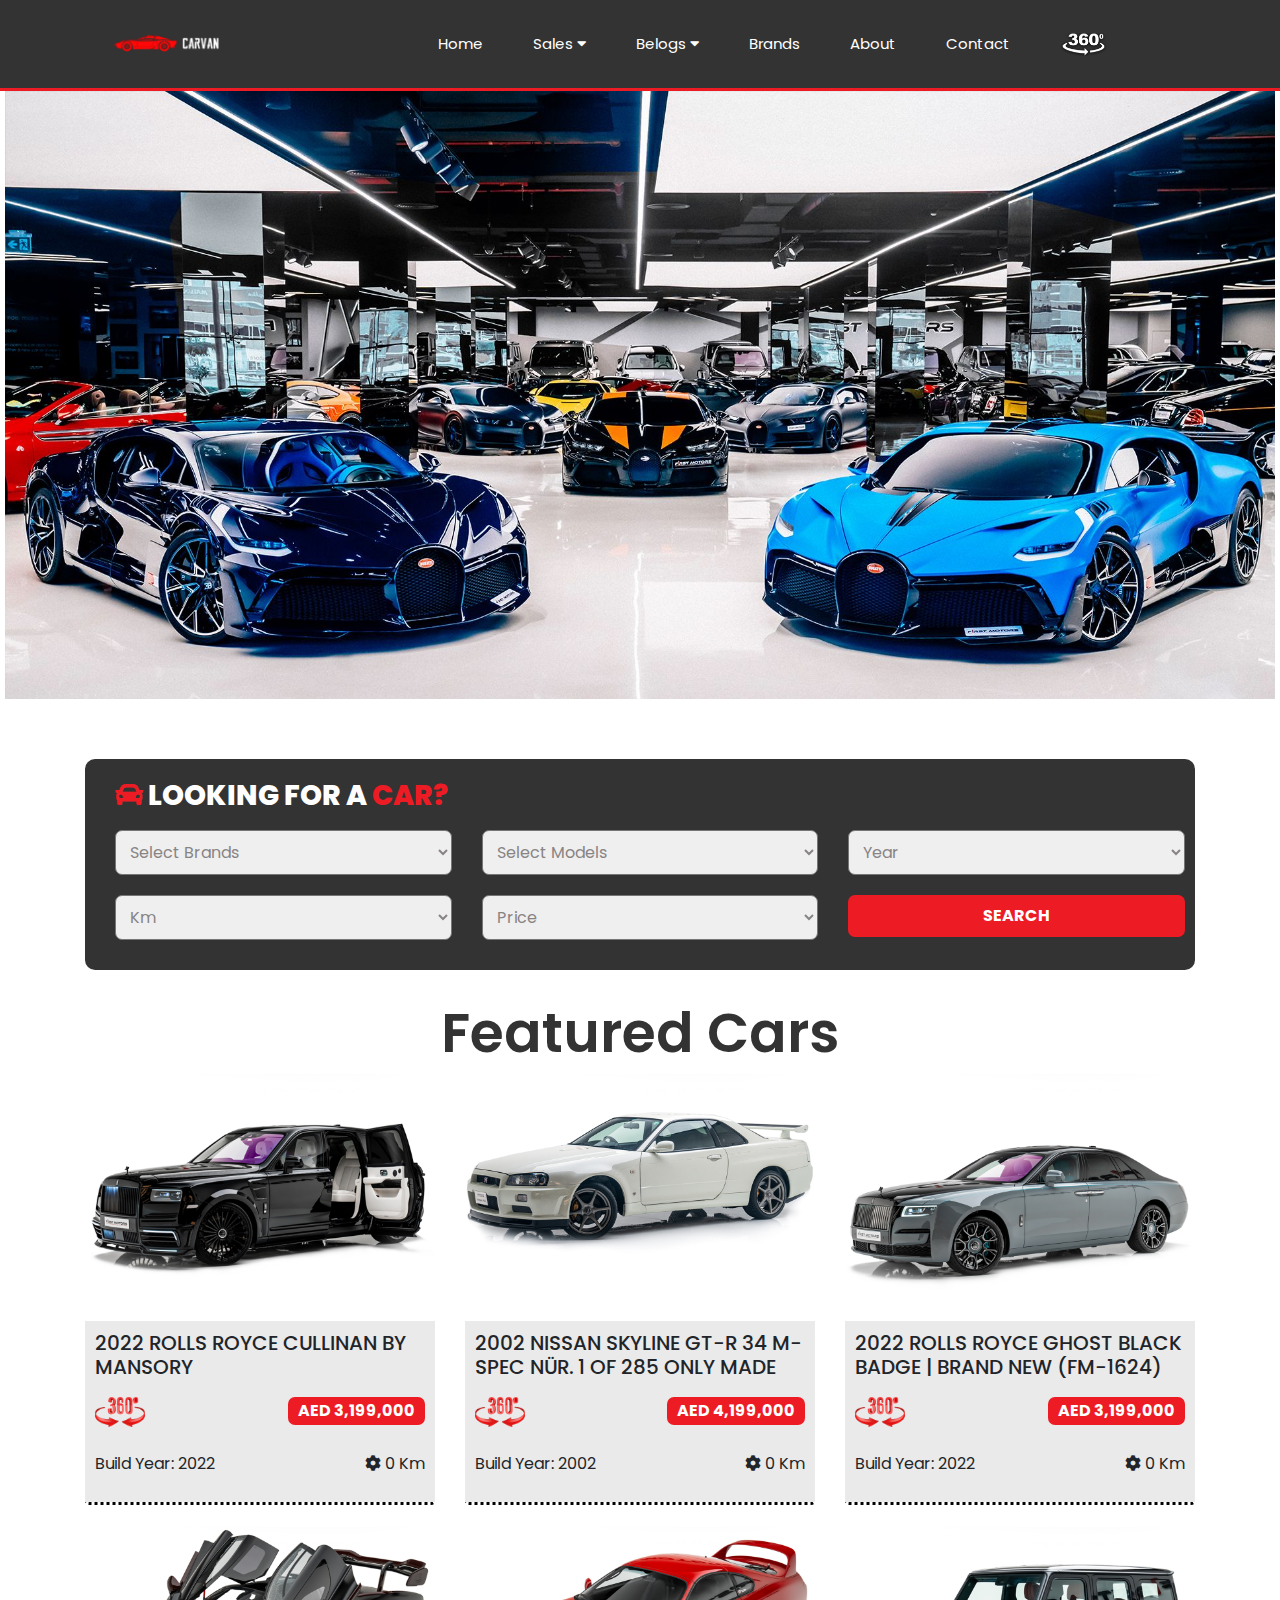
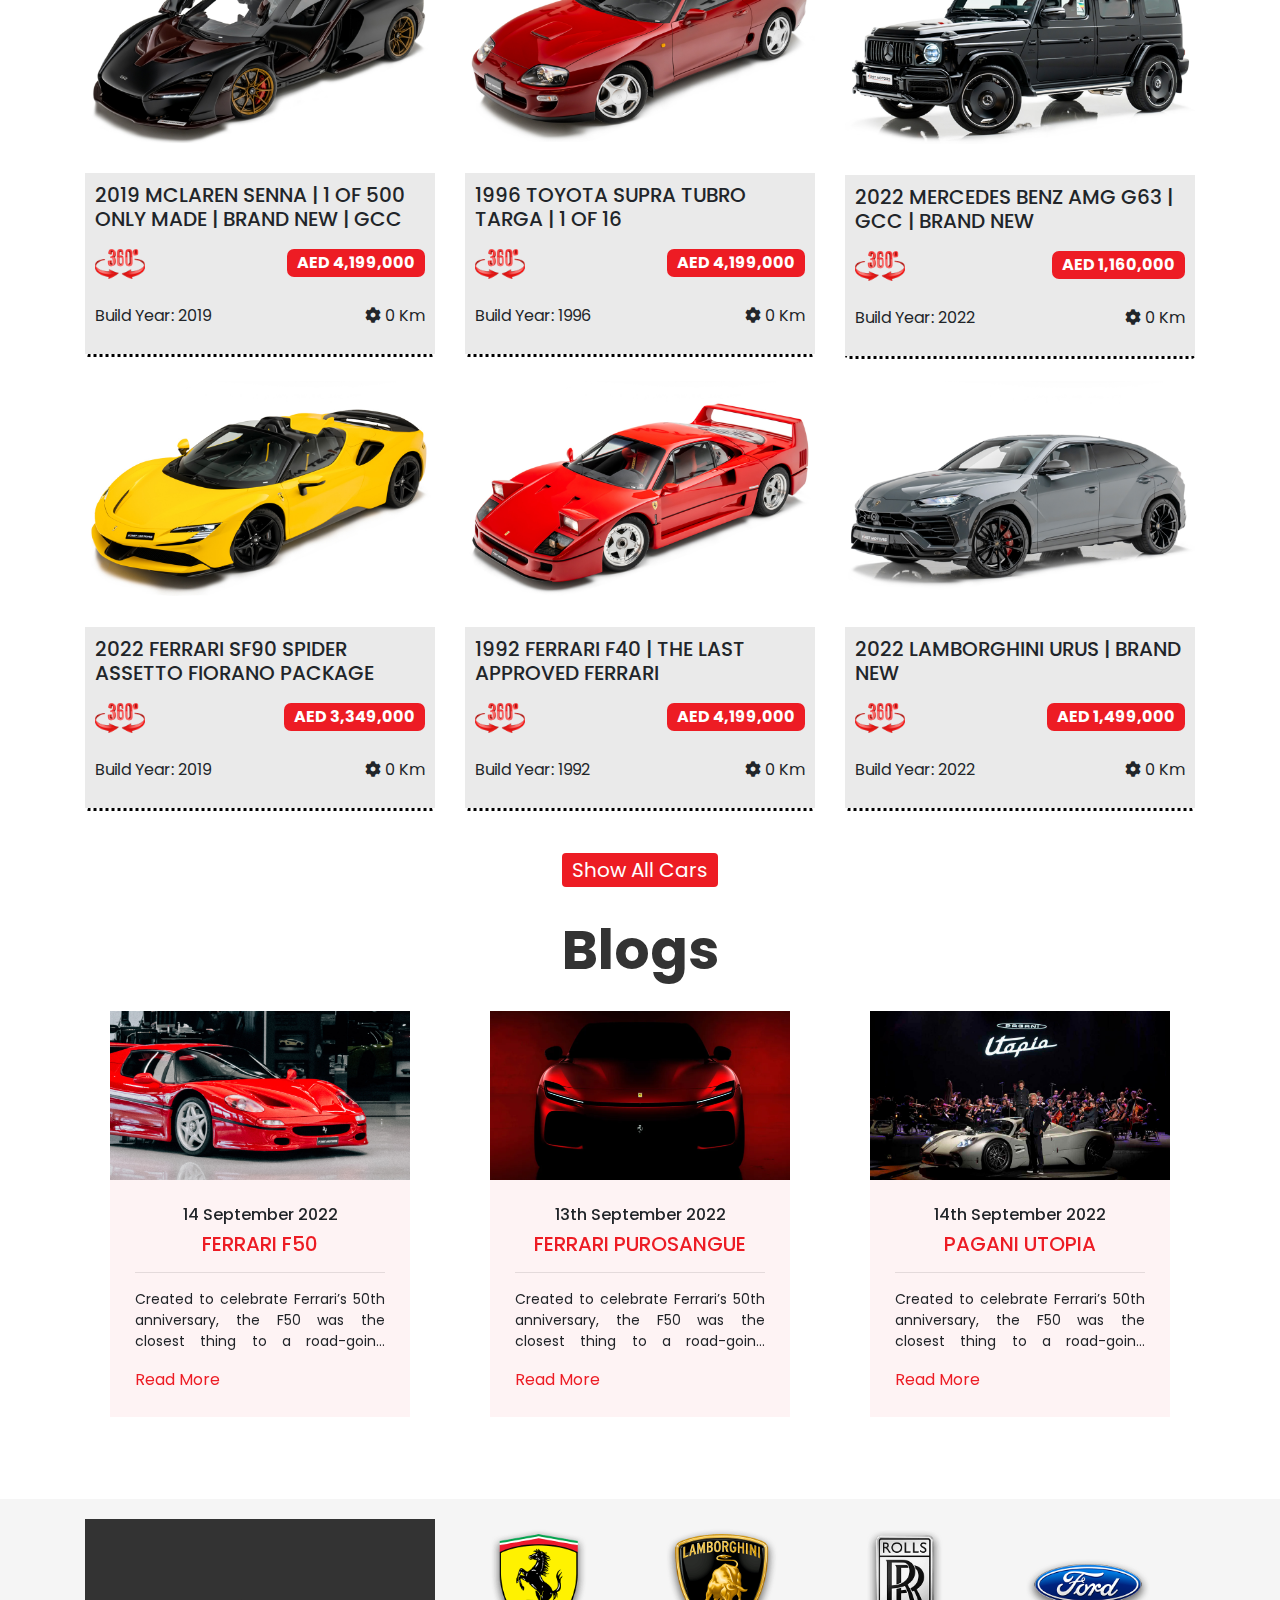
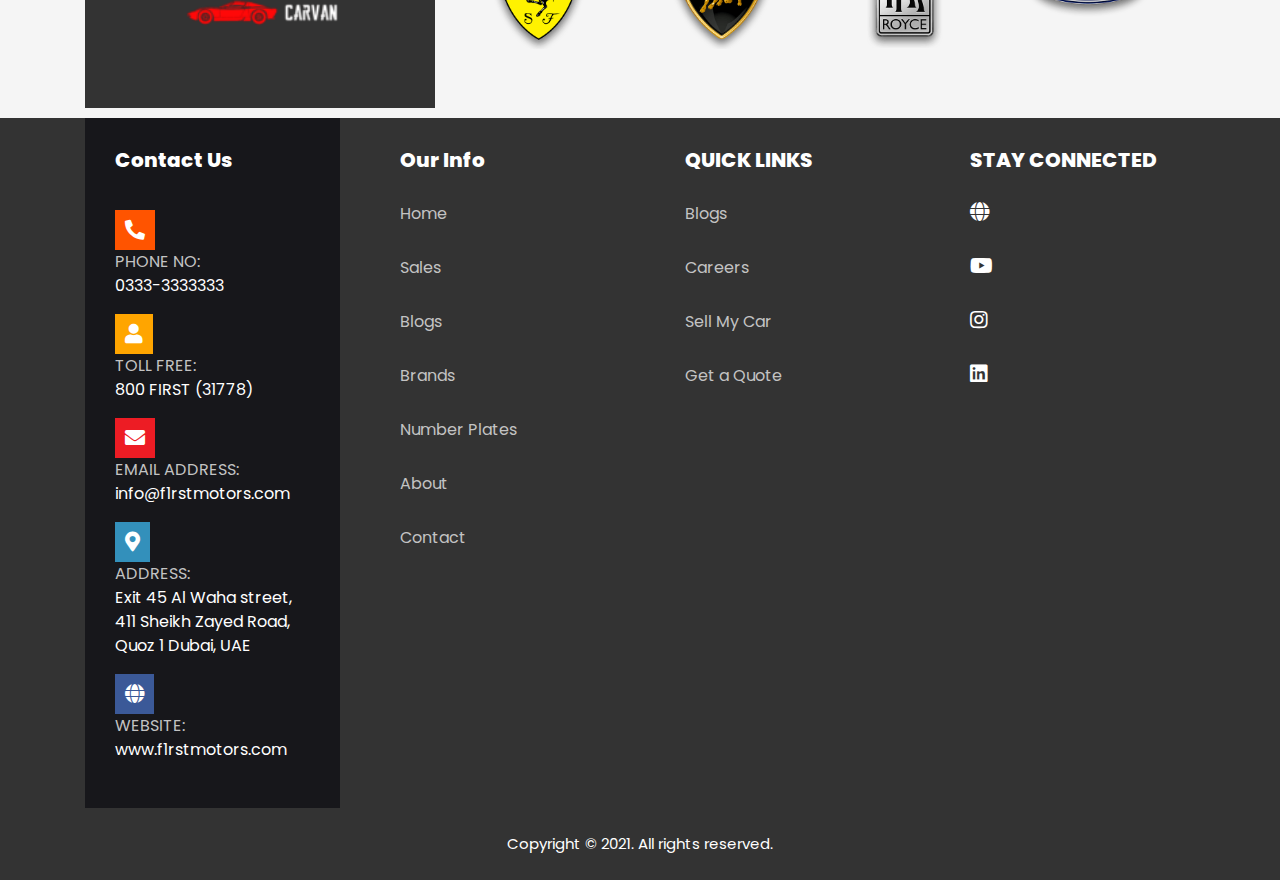
<file: First Motors/First Motors/Index.html>
<!DOCTYPE html>
<html lang="en">
<head>
    <meta charset="UTF-8">
    <meta http-equiv="X-UA-Compatible" content="IE=edge">
    <meta name="viewport" content="width=device-width, initial-scale=1.0">
    <link rel="stylesheet" href="https://cdnjs.cloudflare.com/ajax/libs/font-awesome/5.11.1/css/all.min.css">
    <link rel="preconnect" href="https://fonts.googleapis.com">
    <link rel="preconnect" href="https://fonts.gstatic.com" crossorigin>
    <title>Home | F1rst Motors</title>
    <link
        href="https://fonts.googleapis.com/css2?family=Poppins:ital,wght@0,100;0,200;0,300;0,400;0,500;0,600;0,700;0,800;0,900;1,100;1,200;1,300;1,400;1,500;1,600;1,700;1,800;1,900&display=swap"
        rel="stylesheet">
    <link rel="stylesheet" href="assets/css/slickslider.css">
    <link rel="stylesheet" href="assets/css/StyleSheet.css">
    <link rel="stylesheet" href="assets/css/Bootstrap.css">
    <link rel="stylesheet" href="assets/css/jQuery.js">
</head>
<body>   
    <!-- header start -->
    <header>
        <div class="container">
            <div class="row align-items-center">
                <div class="col-lg-2 col-md-4 col-sm-6 col-6">
                    <div class="logo">
                        <a href="Index.html"><img src="assets/images/carvan-logo.png" alt="header-main"></a>
                    </div>
                </div>
                <div class="col-lg-10 col-md-8 col-sm-6 col-6">
                    <div class="nav-menu">
                        <nav>
                            <ul>
                                <li>
                                    <a href="Index.html">Home</a>
                                </li>
                                <li>
                                    <a href="#">Sales <i class="fas fa-caret-down"></i></a>
                                <ul> 
                                    <li><a href="Current Stock.html">Current Stock</a></li>
                                    <li><a href="Sold Stock.html">Sold Stock</a></li>
                                    <li><a href="Number Plates.html">Number Plates</a></li>
                                    <li><a href="Sell My Car.html">Sell My Car</a></li>
                                </ul>
                                </li>
                                <li>
                                    <a href="">Belogs <i class="fas fa-caret-down"></i></a>
                                    <ul> 
                                        <li><a href="Cars.html">Cars</a></li>
                                        <li><a href="News.html">News</a></li>
                                        <li><a href="F1rst Motors.html">F1rst Motors</a></li>
                                    </ul>
                                </li>
                                <li><a href="Brands.html">Brands</a></li>
                                <li><a href="About Us.html">About</a></li>
                                <li><a href="Contact us.html">Contact</a></li>
                            </ul>
                        </nav>
                        <div class="header-sub">
                            <img src="assets/images/header-360.png" alt="header-360">
                        </div>
                        <div class="mobile-nav-btn">
                            <i class="fas fa-bars"></i>
                        </div>
                    </div>
                </div>
            </div>
        </div>
    </header>
    <!-- header start -->

     <!-- Mobile navbar start -->
     <div class="mobile-navbar-main">
        <div class="mobile-navbar">
            <div class="close-btn">
                <i class="fa fa-times"></i>
            </div>
            <a class="mobile-logo" href="#">
                <img src="assets/images/F1RST-MOTORS-LOGO-1-1.png" alt="F1RST-MOTORS-LOGO-1-1">
            </a>
            <ul id="menu-main-menu-1" class="unstyled mainnav ">
                <li>
                    <a href="Index.html">Home</a>
                </li>
                <li>
                    <a href="#">Sales</a>
                    <ul> 
                        <li><a href="Current Stock.html">Current Stock</a></li>
                        <li><a href="Sold Stock.html">Sold Stock</a></li>
                        <li><a href="Number Plates.html">Number Plates</a></li>
                        <li><a href="Sell My Car.html">Sell My Car</a></li>
                    </ul>
                </li>
                <li>
                    <a href="#">Blogs</a>
                    <ul> 
                        <li><a href="Cars.html">Cars</a></li>
                        <li><a href="News.html">News</a></li>
                        <li><a href="F1rst Motors.html">F1rst Motors</a></li>
                    </ul>
                </li>
                <li>
                    <a href="Brands.html">Brands</a>
                </li>
                <li>
                    <a href="About Us.html">About</a>
                </li>
                <li>
                    <a href="Contact us.html">Contact</a>
                </li>
            </ul>
        </div>
    </div>
    <!-- Mobile navbar end -->

    <!-- home-page sec start -->
    <section class="home-page-sec">
        <div class="home-page-banner-slider">
            <div class="img-box">
                <img src="assets/images/banner-1.jpg" alt="" />
            </div>
            <div class="img-box">
                <img src="assets/images/banner-2.jpg" alt="" />
            </div>
            <div class="img-box">
                <img src="assets/images/banner-3.jpg" alt="" />
            </div>
            <div class="img-box">
                <img src="assets/images/banner-4.jpg" alt="" />
            </div>
            <div class="img-box">
                <img src="assets/images/banner-5.jpg" alt="" />
            </div>
        </div>
    </section>
    <!-- home-page sec end -->

    <!-- looking-for-car sec start -->
    <section class="looking-for-car-sec">
        <div class="container">
            <div class="main">
                <div class="content">
                    <h3>
                        <i class="fas fa-car"></i>
                        LOOKING FOR A <span>CAR?</span>
                    </h3>
                </div>
                <div class="row">
                    <div class="col-lg-4 col-md-4 col-sm-4">
                        <select name="make" id="make" class="selected">
                            <option value="-1">Select Brands</option>
                            <option value="Aston Martin">Aston Martin [1]</option>
                            <option value="Audi">Audi [1]</option>
                            <option value="Bentley">Bentley [7]</option>
                            <option value="Bugatti">Bugatti [4]</option>
                            <option value="Cadillac">Cadillac [3]</option>
                            <option value="Chevrolet">Chevrolet [1]</option>
                            <option value="Ferrari">Ferrari [54]</option>
                            <option value="Ford">Ford [6]</option>
                            <option value="Lamborghini">Lamborghini [36]</option>
                            <option value="Land Rover">Land Rover [3]</option>
                            <option value="Lexus">Lexus [2]</option>
                            <option value="Mansory">Mansory [8]</option>
                            <option value="Maybach">Maybach [9]</option>
                            <option value="McLaren">McLaren [14]</option>
                            <option value="Mercedes Benz">Mercedes Benz [36]</option>
                            <option value="Nissan">Nissan [1]</option>
                            <option value="Novitec">Novitec [7]</option>
                            <option value="Porsche">Porsche [9]</option>
                            <option value="Rolls Royce">Rolls Royce [27]</option>
                            <option value="Toyota">Toyota [1]</option>
                        </select>
                    </div>
                    <div class="col-lg-4 col-md-4 col-sm-4">
                        <select name="make" id="make" class="selected">
                            <option value="-1">Select Models</option>
                        </select>
                    </div>
                    <div class="col-lg-4 col-md-4 col-sm-4">
                        <select name="make" id="make" class="selected">
                            <option value="-1">Year</option>
                            <option value="Below 2015">Below 2015</option>
                            <option value="2016">2016</option>
                            <option value="2017">2017</option>
                            <option value="2018">2018</option>
                            <option value="2019">2019</option>
                            <option value="2020">2020</option>
                            <option value="2021">2021</option>
                            <option value="2022">2022</option>
                            <option value="2023">2023</option>
                        </select>
                    </div>
                </div>
                <div class="row">
                    <div class="col-lg-4 col-md-4 col-sm-4">
                        <select name="make" id="make" class="selected">
                            <option value="-1">Km</option>
                            <option value="Below 1,000">Below 1,000</option>
                            <option value="Below 10,000">Below 10,000</option>
                            <option value="Below 20,000">Below 20,000</option>
                            <option value="Below 30,000">Below 30,000</option>
                            <option value="Below 40,000">Below 40,000</option>
                            <option value="Above 50,000">Above 50,000</option>
                        </select>
                    </div>
                    <div class="col-lg-4 col-md-4 col-sm-4">
                        <select name="make" id="make" class="selected">
                            <option value="-1">Price</option>
                            <option value="Below 500,000">Below 500,000</option>
                            <option value="500,000 to 1,000,000">500,000 to 1,000,000</option>
                            <option value="1,000,000 to 2,000,000">1,000,000 to 2,000,000</option>
                            <option value="2,000,000 to 3,000,000">2,000,000 to 3,000,000</option>
                            <option value="3,000,000 to 4,000,000">3,000,000 to 4,000,000</option>
                            <option value="Above 5,000,000">Above 5,000,000</option>
                        </select>
                    </div>
                    <div class="col-lg-4 col-md-4 col-sm-4">
                        <button>
                            <a href="#">SEARCH</a>
                        </button>
                    </div>
                </div>
            </div>
        </div>
    </section>
    <!-- looking-for-car sec start -->

    <!-- Featured-Cars sec start -->
    <section class="Featured-Cars-sec">
        <div class="container">
            <div class="main-content">
                <h1>Featured Cars</h1>
            </div>
            <div class="row">
                <div class="col-lg-4 col-md-4 col-sm-6">
                    <div class="card">
                        <div class="card-main">
                            <img src="assets/images/card-01.jpg" alt="card-1">
                        </div>
                        <div class="card-content">
                            <h4>2022 ROLLS ROYCE CULLINAN BY MANSORY</h4>
                            <img src="assets/images/red360.png" alt="red360">
                            <span>
                                <button><a href="#">AED 3,199,000</a></button>
                            </span>
                            <ul class="d-flex align-items-center justify-content-between">
                                <li>
                                    Build Year:
                                    <span>2022</span>
                                </li>
                                <li>
                                    <i class="fas fa-cog"></i>
                                    <span>0 Km</span>
                                </li>
                            </ul>
                        </div>
                    </div>
                </div>
                <div class="col-lg-4 col-md-4 col-sm-6">
                    <div class="card">
                        <div class="card-main">
                            <img src="assets/images/card-02.jpg" alt="card-2">
                        </div>
                        <div class="card-content">
                            <h4>2002 NISSAN SKYLINE GT-R 34 M-SPEC NÜR. 1 OF 285 ONLY MADE</h4>
                            <img src="assets/images/red360.png" alt="red360">
                            <button><a href="#">AED 4,199,000</a></button>
                            <ul class="d-flex align-items-center justify-content-between">
                                <li>
                                    Build Year:
                                    <span>2002</span>
                                </li>
                                <li>
                                    <i class="fas fa-cog"></i>
                                    <span>0 Km</span>
                                </li>
                            </ul>
                        </div>
                    </div>
                </div>
                <div class="col-lg-4 col-md-4 col-sm-6">
                    <div class="card">
                        <div class="card-main">
                            <img src="assets/images/card-03.jpg" alt="card-3">
                        </div>
                        <div class="card-content">
                            <h4>2022 ROLLS ROYCE GHOST BLACK BADGE | BRAND NEW (FM-1624)</h4>
                            <img src="assets/images/red360.png" alt="red360">
                            <span>
                                <button><a href="#">AED 3,199,000</a></button>
                            </span>
                            <ul class="d-flex align-items-center justify-content-between">
                                <li>
                                    Build Year:
                                    <span>2022</span>
                                </li>
                                <li>
                                    <i class="fas fa-cog"></i>
                                    <span>0 Km</span>
                                </li>
                            </ul>
                        </div>
                    </div>
                </div>
                <div class="col-lg-4 col-md-4 col-sm-6">
                    <div class="card">
                        <div class="card-main">
                            <img src="assets/images/card-04.jpg" alt="card-4">
                        </div>
                        <div class="card-content">
                            <h4>2019 MCLAREN SENNA | 1 OF 500 ONLY MADE | BRAND NEW | GCC</h4>
                            <img src="assets/images/red360.png" alt="red360">
                            <span>
                                <button><a href="#">AED 4,199,000</a></button>
                            </span>
                            <ul class="d-flex align-items-center justify-content-between">
                                <li>
                                    Build Year:
                                    <span>2019</span>
                                </li>
                                <li>
                                    <i class="fas fa-cog"></i>
                                    <span>0 Km</span>
                                </li>
                            </ul>
                        </div>
                    </div>
                </div>
                <div class="col-lg-4 col-md-4 col-sm-6">
                    <div class="card">
                        <div class="card-main">
                            <img src="assets/images/card-05.jpg" alt="card-5">
                        </div>
                        <div class="card-content">
                            <h4>1996 TOYOTA SUPRA TUBRO TARGA | 1 OF 16</h4>
                            <img src="assets/images/red360.png" alt="red360">
                            <button><a href="#">AED 4,199,000</a></button>
                            <ul class="d-flex align-items-center justify-content-between">
                                <li>
                                    Build Year:
                                    <span>1996</span>
                                </li>
                                <li>
                                    <i class="fas fa-cog"></i>
                                    <span>0 Km</span>
                                </li>
                            </ul>
                        </div>
                    </div>
                </div>
                <div class="col-lg-4 col-md-4 col-sm-6">
                    <div class="card">
                        <div class="card-main">
                            <img src="assets/images/card-06.jpg" alt="card-6">
                        </div>
                        <div class="card-content">
                            <h4>2022 MERCEDES BENZ AMG G63 | GCC | BRAND NEW</h4>
                            <img src="assets/images/red360.png" alt="red360">
                            <span>
                                <button><a href="#">AED 1,160,000</a></button>
                            </span>
                            <ul class="d-flex align-items-center justify-content-between">
                                <li>
                                    Build Year:
                                    <span>2022</span>
                                </li>
                                <li>
                                    <i class="fas fa-cog"></i>
                                    <span>0 Km</span>
                                </li>
                            </ul>
                        </div>
                    </div>
                </div>
                <div class="col-lg-4 col-md-4 col-sm-6">
                    <div class="card">
                        <div class="card-main">
                            <img src="assets/images/card-07.jpg" alt="card-7">
                        </div>
                        <div class="card-content">
                            <h4>2022 FERRARI SF90 SPIDER ASSETTO FIORANO PACKAGE</h4>
                            <img src="assets/images/red360.png" alt="red360">
                            <span>
                                <button><a href="#">AED 3,349,000</a></button>
                            </span>
                            <ul class="d-flex align-items-center justify-content-between">
                                <li>
                                    Build Year:
                                    <span>2019</span>
                                </li>
                                <li>
                                    <i class="fas fa-cog"></i>
                                    <span>0 Km</span>
                                </li>
                            </ul>
                        </div>
                    </div>
                </div>
                <div class="col-lg-4 col-md-4 col-sm-6">
                    <div class="card">
                        <div class="card-main">
                            <img src="assets/images/card-08.jpg" alt="card-8">
                        </div>
                        <div class="card-content">
                            <h4>1992 FERRARI F40 | THE LAST APPROVED FERRARI</h4>
                            <img src="assets/images/red360.png" alt="red360">
                            <button><a href="#">AED 4,199,000</a></button>
                            <ul class="d-flex align-items-center justify-content-between">
                                <li>
                                    Build Year:
                                    <span>1992</span>
                                </li>
                                <li>
                                    <i class="fas fa-cog"></i>
                                    <span>0 Km</span>
                                </li>
                            </ul>
                        </div>
                    </div>
                </div>
                <div class="col-lg-4 col-md-4 col-sm-6">
                    <div class="card">
                        <div class="card-main">
                            <img src="assets/images/card-09.jpg" alt="card-9">
                        </div>
                        <div class="card-content">
                            <h4>2022 LAMBORGHINI URUS | BRAND NEW</h4>
                            <img src="assets/images/red360.png" alt="red360">
                            <span>
                                <button><a href="#">AED 1,499,000</a></button>
                            </span>
                            <ul class="d-flex align-items-center justify-content-between">
                                <li>
                                    Build Year:
                                    <span>2022</span>
                                </li>
                                <li>
                                    <i class="fas fa-cog"></i>
                                    <span>0 Km</span>
                                </li>
                            </ul>
                        </div>
                    </div>
                </div>
            </div>
            <div class="btn-bt">
                <a href="Featured-cars-main.html">
                    <button>Show All Cars</button>
                </a>
            </div>
        </div>
    </section>
    <!-- Featured-Cars sec end -->

    <!-- belogs sec start -->
    <section class="belogs-sec">
        <div class="container">
            <div class="main-content">
                <h1>Blogs</h1>
            </div>
            <div class="row blogs-slider">
                <div class="col-lg-4 col-md-6 col-sm-12 col-12">
                    <div class="cards">
                        <div class="main-img">
                            <img src="assets/images/belog-1.jpg" alt="belog-1">
                        </div>
                        <div class="content">
                            <h6>14 September 2022</h6>
                            <h1>FERRARI F50</h1>
                            <hr>
                            <p>Created to celebrate Ferrari’s 50th anniversary, the F50 was the closest thing to a
                                road-going Formula 1 car the company had ever built. Given its uncompromising, purist
                                approach to high performance, the F50 was devoid of power steering, power assisted
                                braking and ABS, but made extensive use of sophisticated composite materials, F1-style
                                construction technology and aerodynamics.</p>
                            <a href="#">Read More</a>
                        </div>
                    </div>
                </div>
                <div class="col-lg-4 col-md-6 col-sm-12 col-12">
                    <div class="cards">
                        <div class="main-img">
                            <img src="assets/images/belogs-2.webp" alt="belog-2">
                        </div>
                        <div class="content">
                            <h6>13th September 2022</h6>
                            <h1>FERRARI PUROSANGUE</h1>
                            <hr>
                            <p>Created to celebrate Ferrari’s 50th anniversary, the F50 was the closest thing to a
                                road-going Formula 1 car the company had ever built. Given its uncompromising, purist
                                approach to high performance, the F50 was devoid of power steering, power assisted
                                braking and ABS, but made extensive use of sophisticated composite materials, F1-style
                                construction technology and aerodynamics.</p>
                            <a href="#">Read More</a>
                        </div>
                    </div>
                </div>
                <div class="col-lg-4 col-md-6 col-sm-12 col-12">
                    <div class="cards">
                        <div class="main-img">
                            <img src="assets/images/belogs-3.jpg" alt="belogs-3">
                        </div>
                        <div class="content">
                            <h6>14th September 2022</h6>
                            <h1>PAGANI UTOPIA</h1>
                            <hr>
                            <p>Created to celebrate Ferrari’s 50th anniversary, the F50 was the closest thing to a
                                road-going Formula 1 car the company had ever built. Given its uncompromising, purist
                                approach to high performance, the F50 was devoid of power steering, power assisted
                                braking and ABS, but made extensive use of sophisticated composite materials, F1-style
                                construction technology and aerodynamics.</p>
                            <a href="#">Read More</a>
                        </div>
                    </div>
                </div>
                <div class="col-lg-4 col-md-6 col-sm-12 col-12">
                    <div class="cards">
                        <div class="main-img">
                            <img src="assets/images/belogs-4.jpeg" alt="belogs-4">
                        </div>
                        <div class="content">
                            <h6>9th September 2022</h6>
                            <h1>TOP 5 LUXUARY CARS</h1>
                            <hr>
                            <p>Created to celebrate Ferrari’s 50th anniversary, the F50 was the closest thing to a
                                road-going Formula 1 car the company had ever built. Given its uncompromising, purist
                                approach to high performance, the F50 was devoid of power steering, power assisted
                                braking and ABS, but made extensive use of sophisticated composite materials, F1-style
                                construction technology and aerodynamics.</p>
                            <a href="#">Read More</a>
                        </div>
                    </div>
                </div>
                <div class="col-lg-4 col-md-6 col-sm-12 col-12">
                    <div class="cards">
                        <div class="main-img">
                            <img src="assets/images/belogs-4.jpg" alt="belogs-6">
                        </div>
                        <div class="content">
                            <h6>3rd September 2022</h6>
                            <h1>FERRARI F40</h1>
                            <hr>
                            <p>Created to celebrate Ferrari’s 50th anniversary, the F50 was the closest thing to a
                                road-going Formula 1 car the company had ever built. Given its uncompromising, purist
                                approach to high performance, the F50 was devoid of power steering, power assisted
                                braking and ABS, but made extensive use of sophisticated composite materials, F1-style
                                construction technology and aerodynamics.</p>
                            <a href="#">Read More</a>
                        </div>
                    </div>
                </div>
                <div class="col-lg-4 col-md-6 col-sm-12 col-12">
                    <div class="cards">
                        <div class="main-img">
                            <img src="assets/images/belogs-5.jpeg" alt="belogs-5">
                        </div>
                        <div class="content">
                            <h6>29th August 2022</h6>
                            <h1>MCLAREN SOLOUS GT</h1>
                            <hr>
                            <p>Created to celebrate Ferrari’s 50th anniversary, the F50 was the closest thing to a
                                road-going Formula 1 car the company had ever built. Given its uncompromising, purist
                                approach to high performance, the F50 was devoid of power steering, power assisted
                                braking and ABS, but made extensive use of sophisticated composite materials, F1-style
                                construction technology and aerodynamics.</p>
                            <a href="#">Read More</a>
                        </div>
                    </div>
                </div>
                <div class="col-lg-4 col-md-6 col-sm-12 col-12">
                    <div class="cards">
                        <div class="main-img">
                            <img src="assets/images/belogs-7.jpg" alt="belogs-7">
                        </div>
                        <div class="content">
                            <h6>25th August 2022</h6>
                            <h1>LAMBORGHINI VENENO ROADSTER</h1>
                            <hr>
                            <p>Created to celebrate Ferrari’s 50th anniversary, the F50 was the closest thing to a
                                road-going Formula 1 car the company had ever built. Given its uncompromising, purist
                                approach to high performance, the F50 was devoid of power steering, power assisted
                                braking and ABS, but made extensive use of sophisticated composite materials, F1-style
                                construction technology and aerodynamics.</p>
                            <a href="#">Read More</a>
                        </div>
                    </div>
                </div>
                <div class="col-lg-4 col-md-6 col-sm-12 col-12">
                    <div class="cards">
                        <div class="main-img">
                            <img src="assets/images/belogs-8.jpeg" alt="belogs-8">
                        </div>
                        <div class="content">
                            <h6>20th August 2022</h6>
                            <h1>BUGATTI W16 MISTRAL</h1>
                            <hr>
                            <p>Created to celebrate Ferrari’s 50th anniversary, the F50 was the closest thing to a
                                road-going Formula 1 car the company had ever built. Given its uncompromising, purist
                                approach to high performance, the F50 was devoid of power steering, power assisted
                                braking and ABS, but made extensive use of sophisticated composite materials, F1-style
                                construction technology and aerodynamics.</p>
                            <a href="#">Read More</a>
                        </div>
                    </div>
                </div>
                <div class="col-lg-4 col-md-6 col-sm-12 col-12">
                    <div class="cards">
                        <div class="main-img">
                            <img src="assets/images/belogs-9.jpg" alt="belogs-9">
                        </div>
                        <div class="content">
                            <h6>18th August 2022</h6>
                            <h1>2009 Mercedes Benz SLR McLaren 722s Roadster</h1>
                            <hr>
                            <p>Created to celebrate Ferrari’s 50th anniversary, the F50 was the closest thing to a
                                road-going Formula 1 car the company had ever built. Given its uncompromising, purist
                                approach to high performance, the F50 was devoid of power steering, power assisted
                                braking and ABS, but made extensive use of sophisticated composite materials, F1-style
                                construction technology and aerodynamics.</p>
                            <a href="#">Read More</a>
                        </div>
                    </div>
                </div>
                <div class="col-lg-4 col-md-6 col-sm-12 col-12">
                    <div class="cards">
                        <div class="main-img">
                            <img src="assets/images/belogs-10.jpg" alt="belogs-10">
                        </div>
                        <div class="content">
                            <h6>15th September 2022</h6>
                            <h1>Koenigsegg CC850</h1>
                            <hr>
                            <p>Created to celebrate Ferrari’s 50th anniversary, the F50 was the closest thing to a
                                road-going Formula 1 car the company had ever built. Given its uncompromising, purist
                                approach to high performance, the F50 was devoid of power steering, power assisted
                                braking and ABS, but made extensive use of sophisticated composite materials, F1-style
                                construction technology and aerodynamics.</p>
                            <a href="#">Read More</a>
                        </div>
                    </div>
                </div>
            </div>
        </div>
    </section>
    <!-- belogs sec start -->

    <!-- Brands sec start -->
    <section class="brand-sec">
        <div class="container">
            <div class="row">
                <div class="col-lg-4 col-md-12 col-sm-12">
                    <div class="main-img">
                        <img src="assets/images/carvan-logo.png" alt="F1RST-MOTORS-LOGO-1-1">
                    </div>
                </div>
                    <div class="col-lg-8 col-md-12 col-sm-12">
                    <div class="sub-img">
                        <ul class="brands-slider">
                            <li>
                                <a href="#"><img src="assets/images/img-1.png" alt="img-1"></a>
                            </li>
                            <li>
                                <a href="#"><img src="assets/images/img-2.png" alt="img-2"></a>
                            </li>
                            <li>
                                <a href="#"><img src="assets/images/img-3.png" alt="img-3"></a>
                            </li>
                            <li>
                                <a href="#"><img src="assets/images/img-4.png" alt="img-4"></a>
                            </li>
                            <li>
                                <a href="#"><img src="assets/images/img-5.png" alt="img-5"></a>
                            </li>
                            <li>
                                <a href="#"><img src="assets/images/img-6.png" alt="img-6"></a>
                            </li>
                            <li>
                                <a href="#"><img src="assets/images/img-7.png" alt="img-7"></a>
                            </li>
                            <li>
                                <a href="#"><img src="assets/images/img-8.png" alt="img-8"></a>
                            </li>
                            <li>
                                <a href="#"><img src="assets/images/img-9.png" alt="img-9"></a>
                            </li>
                            <li>
                                <a href="#"><img src="assets/images/img-10.png" alt="img-10"></a>
                            </li>
                            <li>
                                <a href="#"><img src="assets/images/img-11.png" alt="img-11"></a>
                            </li>
                            <li>
                                <a href="#"><img src="assets/images/img-12.png" alt="img-12"></a>
                            </li>
                            <li>
                                <a href="#"><img src="assets/images/img-13.png" alt="img-13"></a>
                            </li>
                            <li>
                                <a href="#"><img src="assets/images/img-14.png" alt="img-14"></a>
                            </li>
                            <li>
                                <a href="#"><img src="assets/images/img-15.png" alt="img-15"></a>
                            </li>
                            <li>
                                <a href="#"><img src="assets/images/img-16.png" alt="img-16"></a>
                            </li>
                            <li>
                                <a href="#"><img src="assets/images/img-17.png" alt="img-17"></a>
                            </li>
                            <li>
                                <a href="#"><img src="assets/images/img-18.png" alt="img-18"></a>
                            </li>
                        </ul>
                    </div>
                </div>
            </div>
        </div>
    </section>
    <!-- Brands sec start -->

    <!-- footer sec start -->
    <footer> 
        <div class="container">
            <div class="row">
                <div class="col-lg-3 col-md-12 col-sm-12">
                    <div class="our-contact">
                        <div class="main-heading">
                            <h5>Contact Us</h5>
                        </div>
                        <ul>
                            <div class="icons">
                                <i class="fas fa-phone-alt"></i>
                            </div>
                            <li>
                                <span>PHONE NO:</span>
                                <p><a href="#">0333-3333333</a></p>
                            </li>
                            <div class="icons-2">
                                <i class="fas fa-user"></i>
                            </div>
                            <li>
                                <span>TOLL FREE:</span>
                                <p><a href="#">800 FIRST (31778)</a></p>
                            </li>
                            <div class="icons-3">
                                <i class="fas fa-envelope"></i>
                            </div>
                            <li>
                                <span>EMAIL ADDRESS:</span>
                                <p><a href="#">info@f1rstmotors.com</a></p>
                            </li>
                            <div class="icons-4">
                                <i class="fas fa-map-marker-alt"></i>
                            </div>
                            <li>
                                <span>ADDRESS:</span>
                                <p><a href="#">Exit 45 Al Waha street, 411 Sheikh Zayed Road, Quoz 1 Dubai, UAE</a></p>
                            </li>
                            <div class="icons-5">
                                <i class="fas fa-globe"></i>
                            </div>
                            <li>
                                <span>WEBSITE:</span>
                                <p><a href="#">www.f1rstmotors.com</a></p>
                            </li>
                        </ul>
                    </div>
                </div>
                <div class="col-lg-3 col-md-12 col-sm-12">
                    <div class="our-info">
                        <div class="main-heading">
                            <h5>Our Info</h5>
                        </div>
                        <ul>
                            <li>
                                <a href="Index.html">Home</a>
                            </li>
                            <li>
                                <a href="#">Sales</a>
                            </li>
                            <li>
                                <a href="Blogs.html">Blogs</a>
                            </li>
                            <li>
                                <a href="Brands.html">Brands</a>
                            </li>
                            <li>
                                <a href="Number Plates.html">Number Plates</a>
                            </li>
                            <li>
                                <a href="About Us.html">About</a>
                            </li>
                            <li>
                                <a href="Contact us.html">Contact</a>
                            </li>
                        </ul>
                    </div>
                </div>
                <div class="col-lg-3 col-md-12 col-sm-12">
                    <div class="quick-link">
                        <div class="main-heading">
                            <h5>QUICK LINKS</h5>
                            <ul>
                                <li>
                                    <a href="Blogs.html">Blogs</a>
                                </li>
                                <li>
                                    <a href="career.html">Careers</a>
                                </li>
                                <li>
                                    <a href="Sell My Car.html">Sell My Car</a>
                                </li>
                                <li>
                                    <a href="Get-a-quote.html">Get a Quote</a>
                                </li>
                            </ul>
                        </div>
                    </div>
                </div>
                <div class="col-lg-3 col-md-12 col-sm-12">
                    <div class="stay-connect">
                        <div class="main-heading">
                            <h5>STAY CONNECTED</h5>
                        </div>
                        <ul>
                            <li>
                                <a href="https://f1rstmotors.com">
                                    <i class="fas fa-globe"></i>
                                </a>
                            </li>
                            <li>
                                <a href="https://f1rstmotors.com">
                                    <i class="fab fa-youtube"></i>
                                </a>
                            </li>
                            <li>
                                <a href="https://f1rstmotors.com">
                                    <i class="fab fa-instagram"></i>
                                </a>
                            </li>
                            <li>
                                <a href="https://f1rstmotors.com">
                                    <i class="fab fa-linkedin"></i>
                                </a>
                            </li>
                        </ul>
                    </div>
                </div>
                <div class="col-lg-12">
                    <div class="parag">
                        <p>Copyright © 2021. All rights reserved.</p>
                    </div>
                </div>
            </div>
        </div>
        </div>
    </footer>
    <!-- footer sec start -->

    <script src="https://ajax.googleapis.com/ajax/libs/jquery/3.6.0/jquery.min.js"></script>
    <!-- <script src="https://code.jquery.com/>jquery-3.4.1.js"></script> -->
    <script src="assets/css/jQuery.js"></script>
</body>
</html>
</file>
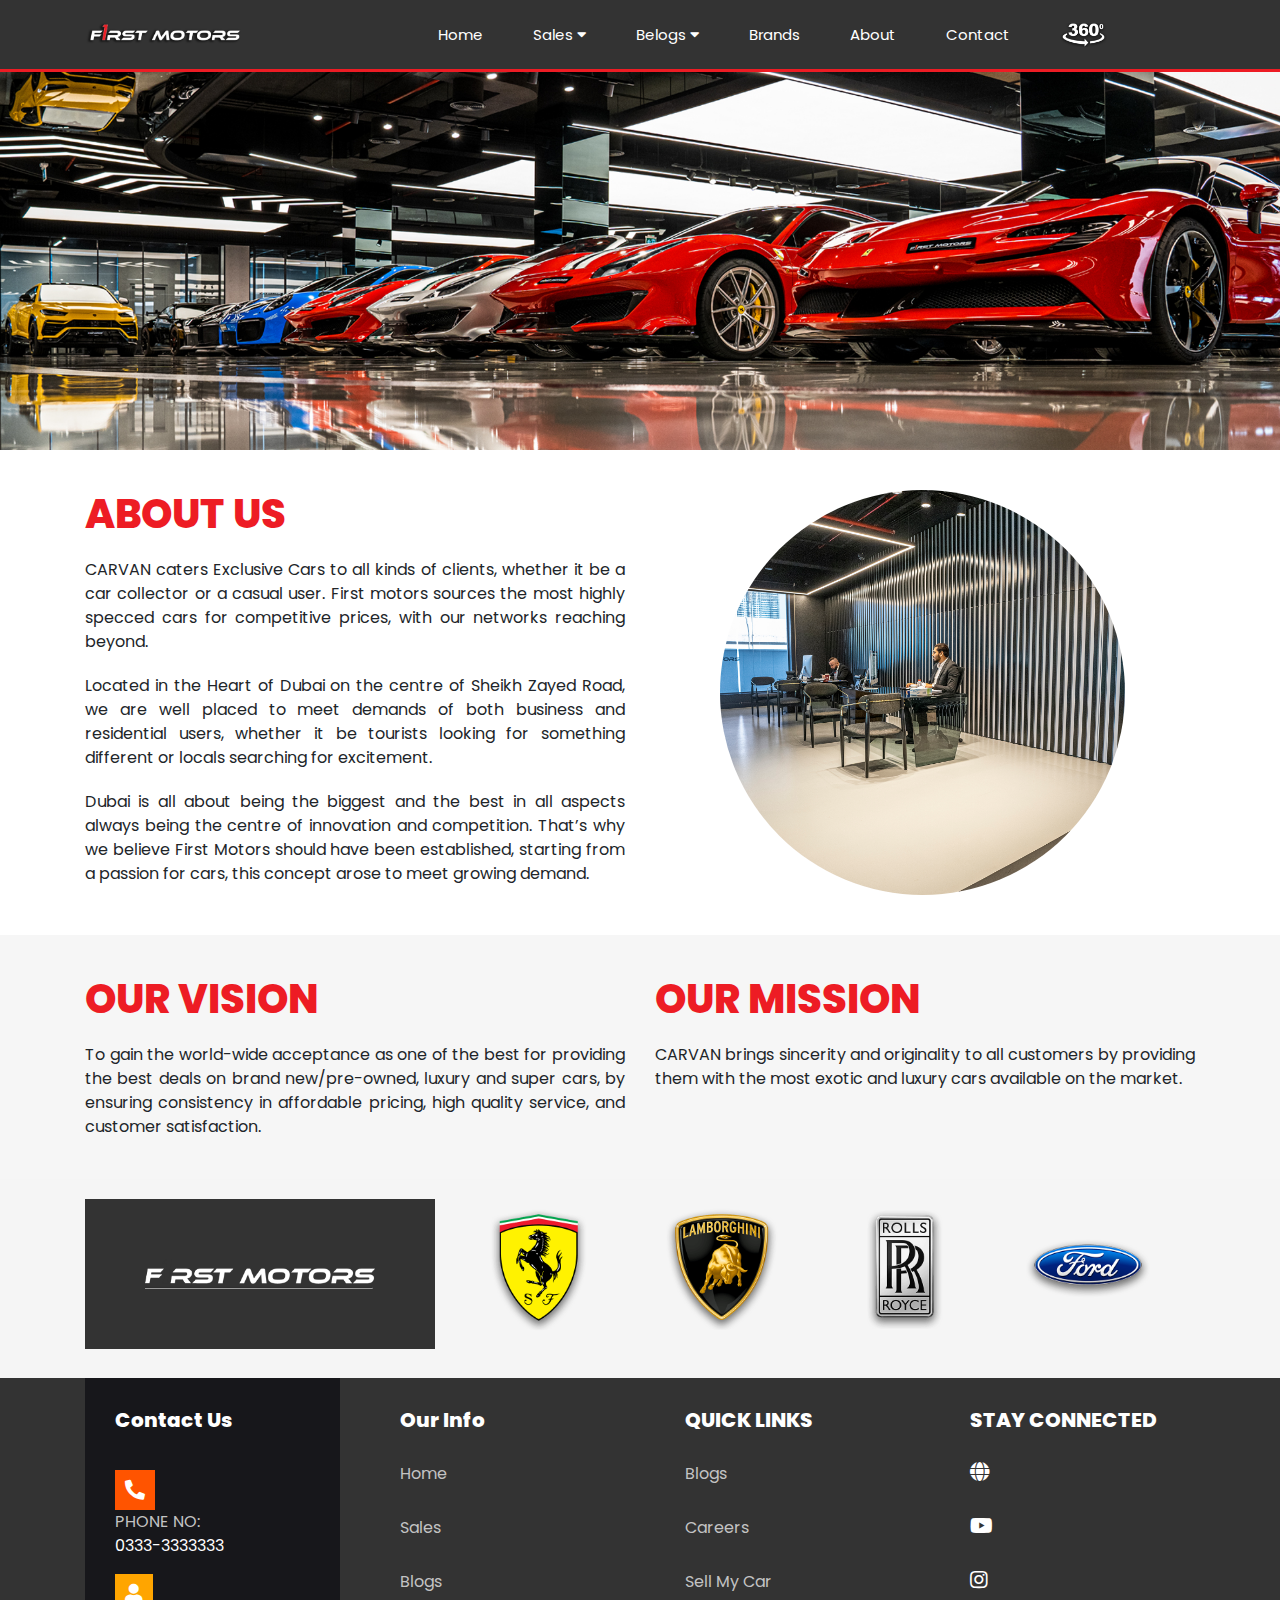
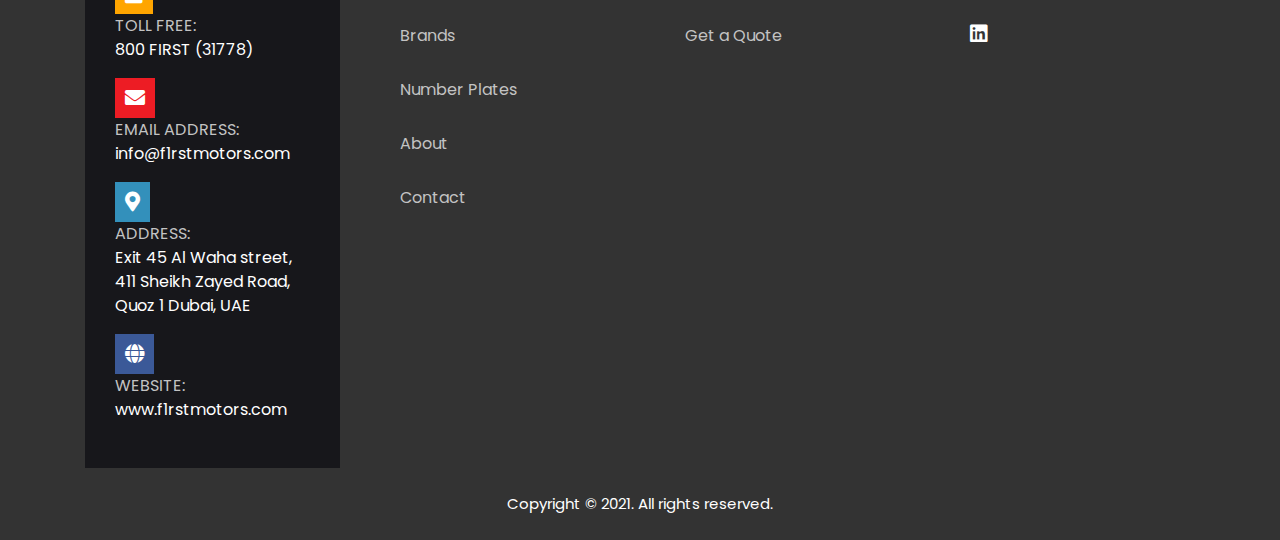
<file: First Motors/First Motors/About Us.html>
<!DOCTYPE html>
<html lang="en">
<head>
    <meta charset="UTF-8">
    <meta http-equiv="X-UA-Compatible" content="IE=edge">
    <meta name="viewport" content="width=device-width, initial-scale=1.0">
    <link rel="stylesheet" href="https://cdnjs.cloudflare.com/ajax/libs/font-awesome/5.11.1/css/all.min.css">
    <link rel="preconnect" href="https://fonts.googleapis.com">
    <link rel="preconnect" href="https://fonts.gstatic.com" crossorigin>
    <title>About Us</title>
    <link
        href="https://fonts.googleapis.com/css2?family=Poppins:ital,wght@0,100;0,200;0,300;0,400;0,500;0,600;0,700;0,800;0,900;1,100;1,200;1,300;1,400;1,500;1,600;1,700;1,800;1,900&display=swap"
        rel="stylesheet">
    <link rel="stylesheet" href="assets/css/slickslider.css">
    <link rel="stylesheet" href="assets/css/StyleSheet.css">
    <link rel="stylesheet" href="assets/css/Bootstrap.css">
    <link rel="stylesheet" href="assets/css/jQuery.js">
</head>
<body>
    <!-- header start -->
    <header>
        <div class="container">
            <div class="row align-items-center">
                <div class="col-lg-2 col-md-4 col-sm-6 col-6">
                    <div class="logo">
                        <a href="Index.html"><img src="assets/images/header-main.png" alt="header-main"></a>
                    </div>
                </div>
                <div class="col-lg-10 col-md-8 col-sm-6 col-6">
                    <div class="nav-menu">
                        <nav>
                            <ul>
                                <li>
                                    <a href="Index.html">Home</a>
                                </li>
                                <li>
                                    <a href="#">Sales <i class="fas fa-caret-down"></i></a>
                                <ul> 
                                    <li><a href="Current Stock.html">Current Stock</a></li>
                                    <li><a href="Sold Stock.html">Sold Stock</a></li>
                                    <li><a href="Number Plates.html">Number Plates</a></li>
                                    <li><a href="Sell My Car.html">Sell My Car</a></li>
                                </ul>
                                </li>
                                <li>
                                    <a href="">Belogs <i class="fas fa-caret-down"></i></a>
                                    <ul> 
                                        <li><a href="Cars.html">Cars</a></li>
                                        <li><a href="News.html">News</a></li>
                                        <li><a href="carvan.html">F1rst Motors</a></li>
                                    </ul>
                                </li>
                                <li><a href="Brands.html">Brands</a></li>
                                <li><a href="About Us.html">About</a></li>
                                <li><a href="Contact us.html">Contact</a></li>
                            </ul>
                        </nav>
                        <div class="header-sub">
                            <img src="assets/images/header-360.png" alt="header-360">
                        </div>
                        <div class="mobile-nav-btn">
                            <i class="fas fa-bars"></i>
                        </div>
                    </div>
                </div>
            </div>
        </div>
    </header>
    <!-- header start -->

     <!-- Mobile navbar start -->
     <div class="mobile-navbar-main">
        <div class="mobile-navbar">
            <div class="close-btn">
                <i class="fa fa-times"></i>
            </div>
            <a class="mobile-logo" href="#">
                <img src="assets/images/F1RST-MOTORS-LOGO-1-1.png" alt="F1RST-MOTORS-LOGO-1-1">
            </a>
            <ul id="menu-main-menu-1" class="unstyled mainnav ">
                <li>
                    <a href="Index.html">Home</a>
                </li>
                <li>
                    <a href="About Us.html">Sales</a>
                </li>
                <li>
                    <a href="Services.html">Blogs</a>
                </li>
                <li>
                    <a href="Brands.html">Brands</a>
                </li>
                <li>
                    <a href="About Us.html">About</a>
                </li>
                <li>
                    <a href="Contact us.html">Contact</a>
                </li>
            </ul>
        </div>
    </div>
    <!-- Mobile navbar end -->

    <!-- about-us sec start -->
    <section class="about-us-sec">
        <div class="img-content">
            <img src="assets/images/my-car_banner_img4.jpg" alt="">
        </div>
        <div class="container">
            <div class="row">
                <div class="col-lg-6 col-md-12 col-sm-12">
                    <div class="content">
                        <h1>ABOUT US</h1>
                        <p>CARVAN caters Exclusive Cars to all kinds of clients, whether it be a car collector or
                            a casual user. First motors sources the most highly specced cars for competitive prices,
                            with our networks reaching beyond.</p>
                        <p>Located in the Heart of Dubai on the centre of Sheikh Zayed Road, we are well placed to meet
                            demands of both business and residential users, whether it be tourists looking for something
                            different or locals searching for excitement.</p>
                        <p>Dubai is all about being the biggest and the best in all aspects always being the centre of
                            innovation and competition.
                            That’s why we believe First Motors should have been established, starting from a passion for
                            cars, this concept arose to meet growing demand.</p>
                    </div>
                </div>
                <div class="col-lg-6 col-md-12 col-sm-12">
                    <div class="main-img">
                        <img src="assets/images/about-us-main.jpg" alt="">
                    </div>
                </div>
            </div>
        </div>
        <div class="main-box">
            <div class="container">
                <div class="row">
                    <div class="col-lg-6 col-md-12 col-sm-12">
                        <div class="content">
                            <h1>OUR VISION</h1>
                            <p>To gain the world-wide acceptance as one of the best for providing the best deals on brand new/pre-owned, luxury and super cars, by ensuring consistency in affordable pricing, high quality service, and customer satisfaction.</p>
                        </div>
                    </div>
                    <div class="col-lg-6 col-md-12 col-sm-12">
                        <div class="content">
                            <h1>OUR MISSION</h1>
                            <p>CARVAN brings sincerity and originality to all customers by providing them with the most exotic and luxury cars available on the market.</p>
                        </div>
                    </div>
                </div>
            </div>
        </div>
    </section>
    <!-- about-us sec end -->

    <!-- Brands sec start -->
    <section class="brand-sec">
        <div class="container">
            <div class="row">
                <div class="col-lg-4 col-md-12 col-sm-12">
                    <div class="main-img">
                        <img src="assets/images/F1RST-MOTORS-LOGO-1-1.png" alt="F1RST-MOTORS-LOGO-1-1">
                    </div>
                </div>
                    <div class="col-lg-8 col-md-12 col-sm-12">
                    <div class="sub-img">
                        <ul class="brands-slider">
                            <li>
                                <a href="#"><img src="assets/images/img-1.png" alt="img-1"></a>
                            </li>
                            <li>
                                <a href="#"><img src="assets/images/img-2.png" alt="img-2"></a>
                            </li>
                            <li>
                                <a href="#"><img src="assets/images/img-3.png" alt="img-3"></a>
                            </li>
                            <li>
                                <a href="#"><img src="assets/images/img-4.png" alt="img-4"></a>
                            </li>
                            <li>
                                <a href="#"><img src="assets/images/img-5.png" alt="img-5"></a>
                            </li>
                            <li>
                                <a href="#"><img src="assets/images/img-6.png" alt="img-6"></a>
                            </li>
                            <li>
                                <a href="#"><img src="assets/images/img-7.png" alt="img-7"></a>
                            </li>
                            <li>
                                <a href="#"><img src="assets/images/img-8.png" alt="img-8"></a>
                            </li>
                            <li>
                                <a href="#"><img src="assets/images/img-9.png" alt="img-9"></a>
                            </li>
                            <li>
                                <a href="#"><img src="assets/images/img-10.png" alt="img-10"></a>
                            </li>
                            <li>
                                <a href="#"><img src="assets/images/img-11.png" alt="img-11"></a>
                            </li>
                            <li>
                                <a href="#"><img src="assets/images/img-12.png" alt="img-12"></a>
                            </li>
                            <li>
                                <a href="#"><img src="assets/images/img-13.png" alt="img-13"></a>
                            </li>
                            <li>
                                <a href="#"><img src="assets/images/img-14.png" alt="img-14"></a>
                            </li>
                            <li>
                                <a href="#"><img src="assets/images/img-15.png" alt="img-15"></a>
                            </li>
                            <li>
                                <a href="#"><img src="assets/images/img-16.png" alt="img-16"></a>
                            </li>
                            <li>
                                <a href="#"><img src="assets/images/img-17.png" alt="img-17"></a>
                            </li>
                            <li>
                                <a href="#"><img src="assets/images/img-18.png" alt="img-18"></a>
                            </li>
                        </ul>
                    </div>
                </div>
            </div>
        </div>
    </section>
    <!-- Brands sec start -->

    <!-- footer sec start -->
    <footer>
        <div class="container">
            <div class="row">
                <div class="col-lg-3 col-md-12 col-sm-12">
                    <div class="our-contact">
                        <div class="main-heading">
                            <h5>Contact Us</h5>
                        </div>
                        <ul>
                            <div class="icons">
                                <i class="fas fa-phone-alt"></i>
                            </div>
                            <li>
                                <span>PHONE NO:</span>
                                <p><a href="#">0333-3333333</a></p>
                            </li>
                            <div class="icons-2">
                                <i class="fas fa-user"></i>
                            </div>
                            <li>
                                <span>TOLL FREE:</span>
                                <p><a href="#">800 FIRST (31778)</a></p>
                            </li>
                            <div class="icons-3">
                                <i class="fas fa-envelope"></i>
                            </div>
                            <li>
                                <span>EMAIL ADDRESS:</span>
                                <p><a href="#">info@f1rstmotors.com</a></p>
                            </li>
                            <div class="icons-4">
                                <i class="fas fa-map-marker-alt"></i>
                            </div>
                            <li>
                                <span>ADDRESS:</span>
                                <p><a href="#">Exit 45 Al Waha street, 411 Sheikh Zayed Road, Quoz 1 Dubai, UAE</a></p>
                            </li>
                            <div class="icons-5">
                                <i class="fas fa-globe"></i>
                            </div>
                            <li>
                                <span>WEBSITE:</span>
                                <p><a href="#">www.f1rstmotors.com</a></p>
                            </li>
                        </ul>
                    </div>
                </div>
                <div class="col-lg-3 col-md-12 col-sm-12">
                    <div class="our-info">
                        <div class="main-heading">
                            <h5>Our Info</h5>
                        </div>
                        <ul>
                            <li>
                                <a href="#">Home</a>
                            </li>
                            <li>
                                <a href="#">Sales</a>
                            </li>
                            <li>
                                <a href="#">Blogs</a>
                            </li>
                            <li>
                                <a href="#">Brands</a>
                            </li>
                            <li>
                                <a href="#">Number Plates</a>
                            </li>
                            <li>
                                <a href="#">About</a>
                            </li>
                            <li>
                                <a href="#">Contact</a>
                            </li>
                        </ul>
                    </div>
                </div>
                <div class="col-lg-3 col-md-12 col-sm-12">
                    <div class="quick-link">
                        <div class="main-heading">
                            <h5>QUICK LINKS</h5>
                            <ul>
                                <li>
                                    <a href="Blogs.html">Blogs</a>
                                </li>
                                <li>
                                    <a href="career.html">Careers</a>
                                </li>
                                <li>
                                    <a href="Sell My Car.html">Sell My Car</a>
                                </li>
                                <li>
                                    <a href="Get-a-quote.html">Get a Quote</a>
                                </li>
                            </ul>
                        </div>
                    </div>
                </div>
                <div class="col-lg-3 col-md-12 col-sm-12">
                    <div class="stay-connect">
                        <div class="main-heading">
                            <h5>STAY CONNECTED</h5>
                        </div>
                        <ul>
                            <li>
                                <a href="#">
                                    <i class="fas fa-globe"></i>
                                </a>
                            </li>
                            <li>
                                <a href="#">
                                    <i class="fab fa-youtube"></i>
                                </a>
                            </li>
                            <li>
                                <a href="#">
                                    <i class="fab fa-instagram"></i>
                                </a>
                            </li>
                            <li>
                                <a href="#">
                                    <i class="fab fa-linkedin"></i>
                                </a>
                            </li>
                        </ul>
                    </div>
                </div>
                <div class="col-lg-12">
                    <div class="parag">
                        <p>Copyright © 2021. All rights reserved.</p>
                    </div>
                </div>
            </div>
        </div>
        </div>
    </footer>
    <!-- footer sec start -->

    <script src="https://ajax.googleapis.com/ajax/libs/jquery/3.6.0/jquery.min.js"></script>
    <!-- <script src="https://code.jquery.com/>jquery-3.4.1.js"></script> -->
    <script src="assets/css/jQuery.js"></script>
</body>
</html>
</file>
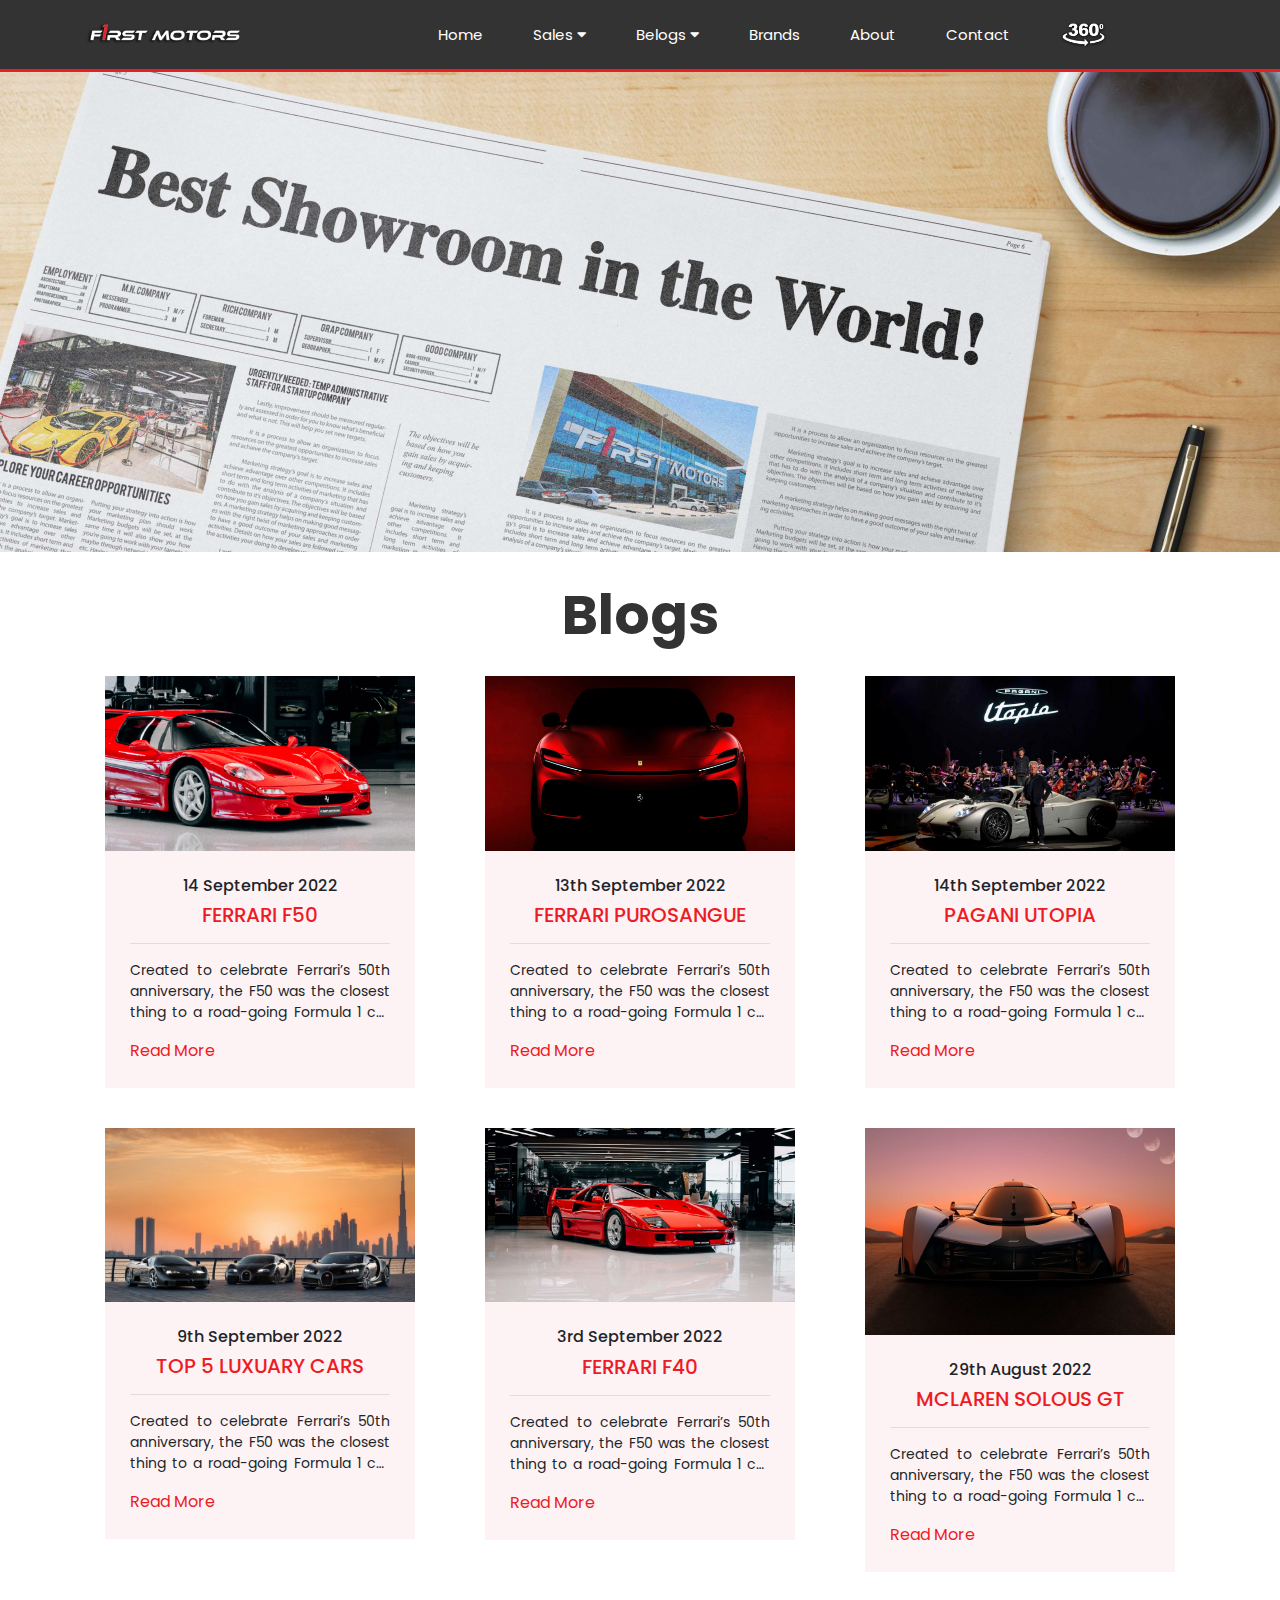
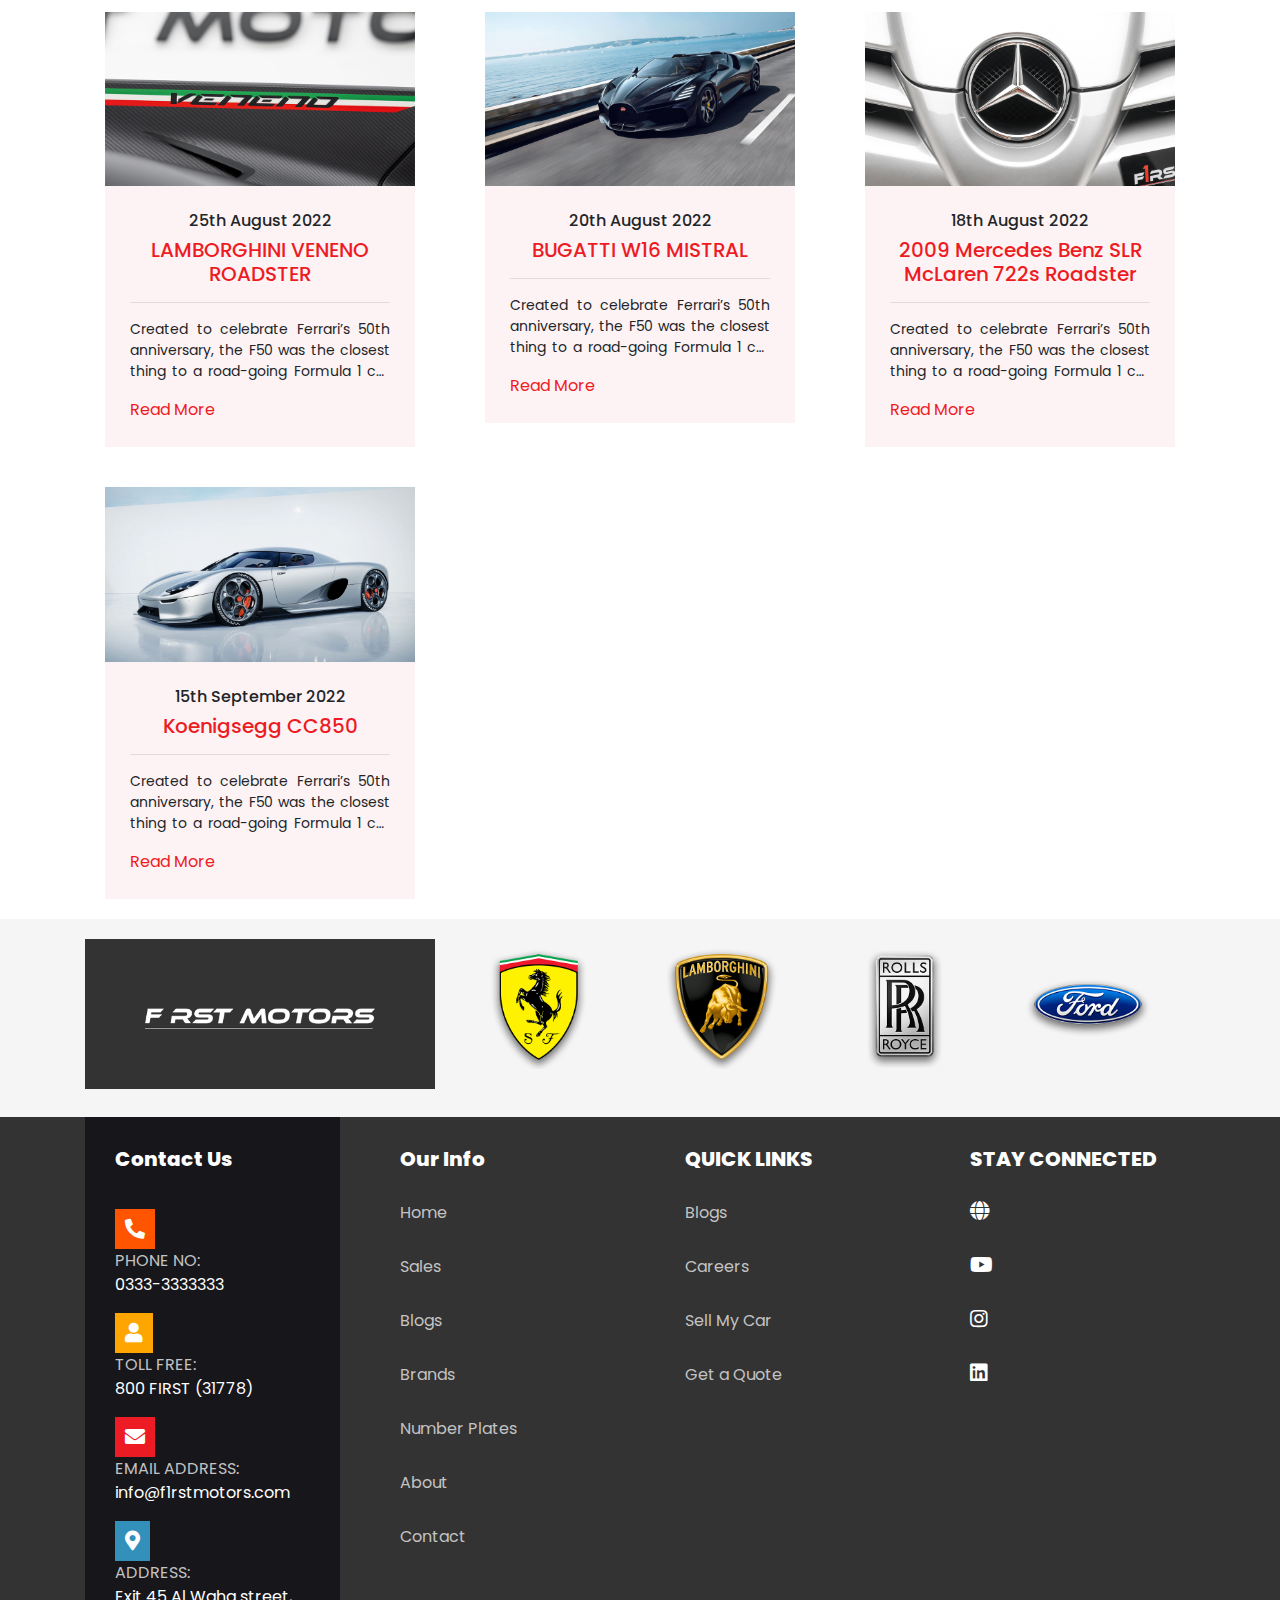
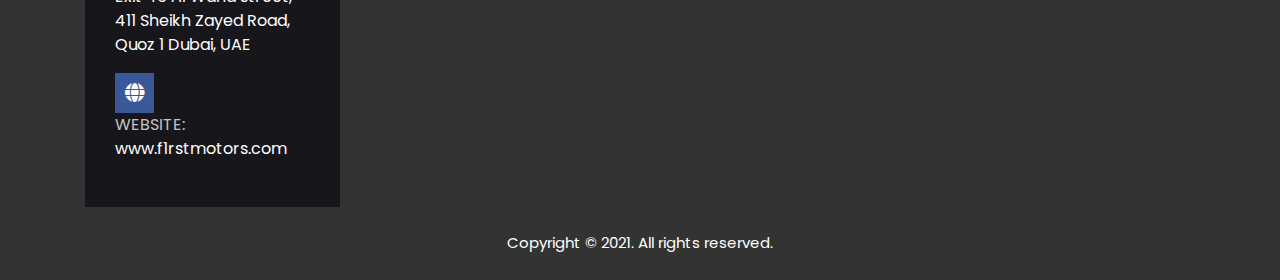
<file: First Motors/First Motors/Blogs.html>
<!DOCTYPE html>
<html lang="en">
<head>
        <meta charset="UTF-8">
        <meta http-equiv="X-UA-Compatible" content="IE=edge">
        <meta name="viewport" content="width=device-width, initial-scale=1.0">
        <link rel="stylesheet" href="https://cdnjs.cloudflare.com/ajax/libs/font-awesome/5.11.1/css/all.min.css">
        <link rel="preconnect" href="https://fonts.googleapis.com">
        <link rel="preconnect" href="https://fonts.gstatic.com" crossorigin>
        <title>Blogs</title>
        <link
            href="https://fonts.googleapis.com/css2?family=Poppins:ital,wght@0,100;0,200;0,300;0,400;0,500;0,600;0,700;0,800;0,900;1,100;1,200;1,300;1,400;1,500;1,600;1,700;1,800;1,900&display=swap"
            rel="stylesheet">
        <link rel="stylesheet" href="assets/css/slickslider.css">
        <link rel="stylesheet" href="assets/css/StyleSheet.css">
        <link rel="stylesheet" href="assets/css/Bootstrap.css">
        <link rel="stylesheet" href="assets/css/jQuery.js">
</head>
<body>
     <!-- header start -->
    <header>
        <div class="container">
            <div class="row align-items-center">
                <div class="col-lg-2 col-md-4 col-sm-6 col-6">
                    <div class="logo">
                        <a href="Index.html"><img src="assets/images/header-main.png" alt="header-main"></a>
                    </div>
                </div>
                <div class="col-lg-10 col-md-8 col-sm-6 col-6">
                    <div class="nav-menu">
                        <nav>
                            <ul>
                                <li>
                                    <a href="Index.html">Home</a>
                                </li>
                                <li>
                                    <a href="#">Sales <i class="fas fa-caret-down"></i></a>
                                <ul> 
                                    <li><a href="Current Stock.html">Current Stock</a></li>
                                    <li><a href="Sold Stock.html">Sold Stock</a></li>
                                    <li><a href="Number Plates.html">Number Plates</a></li>
                                    <li><a href="Sell My Car.html">Sell My Car</a></li>
                                </ul>
                                </li>
                                <li>
                                    <a href="">Belogs <i class="fas fa-caret-down"></i></a>
                                    <ul> 
                                        <li><a href="Cars.html">Cars</a></li>
                                        <li><a href="News.html">News</a></li>
                                        <li><a href="F1rst Motors.html">F1rst Motors</a></li>
                                    </ul>
                                </li>
                                <li><a href="Brands.html">Brands</a></li>
                                <li><a href="About Us.html">About</a></li>
                                <li><a href="Contact us.html">Contact</a></li>
                            </ul>
                        </nav>
                        <div class="header-sub">
                            <img src="assets/images/header-360.png" alt="header-360">
                        </div>
                        <div class="mobile-nav-btn">
                            <i class="fas fa-bars"></i>
                        </div>
                    </div>
                </div>
            </div>
        </div>
    </header>
    <!-- header start -->

    <!-- Mobile navbar start -->
    <div class="mobile-navbar-main">
        <div class="mobile-navbar">
            <div class="close-btn">
                <i class="fa fa-times"></i>
            </div>
            <a class="mobile-logo" href="#">
                <img src="assets/images/F1RST-MOTORS-LOGO-1-1.png" alt="F1RST-MOTORS-LOGO-1-1">
            </a>
            <ul id="menu-main-menu-1" class="unstyled mainnav ">
                <li>
                    <a href="Index.html">Home</a>
                </li>
                <li>
                    <a href="About Us.html">Sales</a>
                </li>
                <li>
                    <a href="Services.html">Blogs</a>
                </li>
                <li>
                    <a href="Brands.html">Brands</a>
                </li>
                <li>
                    <a href="About Us.html">About</a>
                </li>
                <li>
                    <a href="Contact us.html">Contact</a>
                </li>
            </ul>
        </div>
    </div>
    <!-- Mobile navbar end -->

    <!-- home-page sec start -->
    <section class="blogs-sec">
        <div class="main-img">
            <img src="assets/images/newspaper-mockup.jpg" alt="newspaper-mockup">
        </div>
    </section>
    <!-- home-page sec end -->

     <!-- belogs sec start -->
     <section class="belogs-sec">
        <div class="container">
            <div class="main-content">
                <h1>Blogs</h1>
            </div>
            <div class="row">
                <div class="col-lg-4 col-md-6 col-sm-12 col-12">
                    <div class="cards">
                        <div class="main-img">
                            <img src="assets/images/belog-1.jpg" alt="belog-1">
                        </div>
                        <div class="content">
                            <h6>14 September 2022</h6>
                            <h1>FERRARI F50</h1>
                            <hr>
                            <p>Created to celebrate Ferrari’s 50th anniversary, the F50 was the closest thing to a
                                road-going Formula 1 car the company had ever built. Given its uncompromising, purist
                                approach to high performance, the F50 was devoid of power steering, power assisted
                                braking and ABS, but made extensive use of sophisticated composite materials, F1-style
                                construction technology and aerodynamics.</p>
                            <a href="#">Read More</a>
                        </div>
                    </div>
                </div>
                <div class="col-lg-4 col-md-6 col-sm-12 col-12">
                    <div class="cards">
                        <div class="main-img">
                            <img src="assets/images/belogs-2.webp" alt="belog-2">
                        </div>
                        <div class="content">
                            <h6>13th September 2022</h6>
                            <h1>FERRARI PUROSANGUE</h1>
                            <hr>
                            <p>Created to celebrate Ferrari’s 50th anniversary, the F50 was the closest thing to a
                                road-going Formula 1 car the company had ever built. Given its uncompromising, purist
                                approach to high performance, the F50 was devoid of power steering, power assisted
                                braking and ABS, but made extensive use of sophisticated composite materials, F1-style
                                construction technology and aerodynamics.</p>
                            <a href="#">Read More</a>
                        </div>
                    </div>
                </div>
                <div class="col-lg-4 col-md-6 col-sm-12 col-12">
                    <div class="cards">
                        <div class="main-img">
                            <img src="assets/images/belogs-3.jpg" alt="belogs-3">
                        </div>
                        <div class="content">
                            <h6>14th September 2022</h6>
                            <h1>PAGANI UTOPIA</h1>
                            <hr>
                            <p>Created to celebrate Ferrari’s 50th anniversary, the F50 was the closest thing to a
                                road-going Formula 1 car the company had ever built. Given its uncompromising, purist
                                approach to high performance, the F50 was devoid of power steering, power assisted
                                braking and ABS, but made extensive use of sophisticated composite materials, F1-style
                                construction technology and aerodynamics.</p>
                            <a href="#">Read More</a>
                        </div>
                    </div>
                </div>
                <div class="col-lg-4 col-md-6 col-sm-12 col-12">
                    <div class="cards">
                        <div class="main-img">
                            <img src="assets/images/belogs-4.jpeg" alt="belogs-4">
                        </div>
                        <div class="content">
                            <h6>9th September 2022</h6>
                            <h1>TOP 5 LUXUARY CARS</h1>
                            <hr>
                            <p>Created to celebrate Ferrari’s 50th anniversary, the F50 was the closest thing to a
                                road-going Formula 1 car the company had ever built. Given its uncompromising, purist
                                approach to high performance, the F50 was devoid of power steering, power assisted
                                braking and ABS, but made extensive use of sophisticated composite materials, F1-style
                                construction technology and aerodynamics.</p>
                            <a href="#">Read More</a>
                        </div>
                    </div>
                </div>
                <div class="col-lg-4 col-md-6 col-sm-12 col-12">
                    <div class="cards">
                        <div class="main-img">
                            <img src="assets/images/belogs-4.jpg" alt="belogs-6">
                        </div>
                        <div class="content">
                            <h6>3rd September 2022</h6>
                            <h1>FERRARI F40</h1>
                            <hr>
                            <p>Created to celebrate Ferrari’s 50th anniversary, the F50 was the closest thing to a
                                road-going Formula 1 car the company had ever built. Given its uncompromising, purist
                                approach to high performance, the F50 was devoid of power steering, power assisted
                                braking and ABS, but made extensive use of sophisticated composite materials, F1-style
                                construction technology and aerodynamics.</p>
                            <a href="#">Read More</a>
                        </div>
                    </div>
                </div>
                <div class="col-lg-4 col-md-6 col-sm-12 col-12">
                    <div class="cards">
                        <div class="main-img">
                            <img src="assets/images/belogs-5.jpeg" alt="belogs-5">
                        </div>
                        <div class="content">
                            <h6>29th August 2022</h6>
                            <h1>MCLAREN SOLOUS GT</h1>
                            <hr>
                            <p>Created to celebrate Ferrari’s 50th anniversary, the F50 was the closest thing to a
                                road-going Formula 1 car the company had ever built. Given its uncompromising, purist
                                approach to high performance, the F50 was devoid of power steering, power assisted
                                braking and ABS, but made extensive use of sophisticated composite materials, F1-style
                                construction technology and aerodynamics.</p>
                            <a href="#">Read More</a>
                        </div>
                    </div>
                </div>
                <div class="col-lg-4 col-md-6 col-sm-12 col-12">
                    <div class="cards">
                        <div class="main-img">
                            <img src="assets/images/belogs-7.jpg" alt="belogs-7">
                        </div>
                        <div class="content">
                            <h6>25th August 2022</h6>
                            <h1>LAMBORGHINI VENENO ROADSTER</h1>
                            <hr>
                            <p>Created to celebrate Ferrari’s 50th anniversary, the F50 was the closest thing to a
                                road-going Formula 1 car the company had ever built. Given its uncompromising, purist
                                approach to high performance, the F50 was devoid of power steering, power assisted
                                braking and ABS, but made extensive use of sophisticated composite materials, F1-style
                                construction technology and aerodynamics.</p>
                            <a href="#">Read More</a>
                        </div>
                    </div>
                </div>
                <div class="col-lg-4 col-md-6 col-sm-12 col-12">
                    <div class="cards">
                        <div class="main-img">
                            <img src="assets/images/belogs-8.jpeg" alt="belogs-8">
                        </div>
                        <div class="content">
                            <h6>20th August 2022</h6>
                            <h1>BUGATTI W16 MISTRAL</h1>
                            <hr>
                            <p>Created to celebrate Ferrari’s 50th anniversary, the F50 was the closest thing to a
                                road-going Formula 1 car the company had ever built. Given its uncompromising, purist
                                approach to high performance, the F50 was devoid of power steering, power assisted
                                braking and ABS, but made extensive use of sophisticated composite materials, F1-style
                                construction technology and aerodynamics.</p>
                            <a href="#">Read More</a>
                        </div>
                    </div>
                </div>
                <div class="col-lg-4 col-md-6 col-sm-12 col-12">
                    <div class="cards">
                        <div class="main-img">
                            <img src="assets/images/belogs-9.jpg" alt="belogs-9">
                        </div>
                        <div class="content">
                            <h6>18th August 2022</h6>
                            <h1>2009 Mercedes Benz SLR McLaren 722s Roadster</h1>
                            <hr>
                            <p>Created to celebrate Ferrari’s 50th anniversary, the F50 was the closest thing to a
                                road-going Formula 1 car the company had ever built. Given its uncompromising, purist
                                approach to high performance, the F50 was devoid of power steering, power assisted
                                braking and ABS, but made extensive use of sophisticated composite materials, F1-style
                                construction technology and aerodynamics.</p>
                            <a href="#">Read More</a>
                        </div>
                    </div>
                </div>
                <div class="col-lg-4 col-md-6 col-sm-12 col-12">
                    <div class="cards">
                        <div class="main-img">
                            <img src="assets/images/belogs-10.jpg" alt="belogs-10">
                        </div>
                        <div class="content">
                            <h6>15th September 2022</h6>
                            <h1>Koenigsegg CC850</h1>
                            <hr>
                            <p>Created to celebrate Ferrari’s 50th anniversary, the F50 was the closest thing to a
                                road-going Formula 1 car the company had ever built. Given its uncompromising, purist
                                approach to high performance, the F50 was devoid of power steering, power assisted
                                braking and ABS, but made extensive use of sophisticated composite materials, F1-style
                                construction technology and aerodynamics.</p>
                            <a href="#">Read More</a>
                        </div>
                    </div>
                </div>
            </div>
        </div>
    </section>
    <!-- belogs sec start -->

    <!-- Brands sec start -->
    <section class="brand-sec">
        <div class="container">
            <div class="row">
                <div class="col-lg-4 col-md-12 col-sm-12">
                    <div class="main-img">
                        <img src="assets/images/F1RST-MOTORS-LOGO-1-1.png" alt="F1RST-MOTORS-LOGO-1-1">
                    </div>
                </div>
                    <div class="col-lg-8 col-md-12 col-sm-12">
                    <div class="sub-img">
                        <ul class="brands-slider">
                            <li>
                                <a href="#"><img src="assets/images/img-1.png" alt="img-1"></a>
                            </li>
                            <li>
                                <a href="#"><img src="assets/images/img-2.png" alt="img-2"></a>
                            </li>
                            <li>
                                <a href="#"><img src="assets/images/img-3.png" alt="img-3"></a>
                            </li>
                            <li>
                                <a href="#"><img src="assets/images/img-4.png" alt="img-4"></a>
                            </li>
                            <li>
                                <a href="#"><img src="assets/images/img-5.png" alt="img-5"></a>
                            </li>
                            <li>
                                <a href="#"><img src="assets/images/img-6.png" alt="img-6"></a>
                            </li>
                            <li>
                                <a href="#"><img src="assets/images/img-7.png" alt="img-7"></a>
                            </li>
                            <li>
                                <a href="#"><img src="assets/images/img-8.png" alt="img-8"></a>
                            </li>
                            <li>
                                <a href="#"><img src="assets/images/img-9.png" alt="img-9"></a>
                            </li>
                            <li>
                                <a href="#"><img src="assets/images/img-10.png" alt="img-10"></a>
                            </li>
                            <li>
                                <a href="#"><img src="assets/images/img-11.png" alt="img-11"></a>
                            </li>
                            <li>
                                <a href="#"><img src="assets/images/img-12.png" alt="img-12"></a>
                            </li>
                            <li>
                                <a href="#"><img src="assets/images/img-13.png" alt="img-13"></a>
                            </li>
                            <li>
                                <a href="#"><img src="assets/images/img-14.png" alt="img-14"></a>
                            </li>
                            <li>
                                <a href="#"><img src="assets/images/img-15.png" alt="img-15"></a>
                            </li>
                            <li>
                                <a href="#"><img src="assets/images/img-16.png" alt="img-16"></a>
                            </li>
                            <li>
                                <a href="#"><img src="assets/images/img-17.png" alt="img-17"></a>
                            </li>
                            <li>
                                <a href="#"><img src="assets/images/img-18.png" alt="img-18"></a>
                            </li>
                        </ul>
                    </div>
                </div>
            </div>
        </div>
    </section>
    <!-- Brands sec start -->

     <!-- footer sec start -->
     <footer>
        <div class="container">
            <div class="row">
                <div class="col-lg-3 col-md-12 col-sm-12">
                    <div class="our-contact">
                        <div class="main-heading">
                            <h5>Contact Us</h5>
                        </div>
                        <ul>
                            <div class="icons">
                                <i class="fas fa-phone-alt"></i>
                            </div>
                            <li>
                                <span>PHONE NO:</span>
                                <p><a href="#">0333-3333333</a></p>
                            </li>
                            <div class="icons-2">
                                <i class="fas fa-user"></i>
                            </div>
                            <li>
                                <span>TOLL FREE:</span>
                                <p><a href="#">800 FIRST (31778)</a></p>
                            </li>
                            <div class="icons-3">
                                <i class="fas fa-envelope"></i>
                            </div>
                            <li>
                                <span>EMAIL ADDRESS:</span>
                                <p><a href="#">info@f1rstmotors.com</a></p>
                            </li>
                            <div class="icons-4">
                                <i class="fas fa-map-marker-alt"></i>
                            </div>
                            <li>
                                <span>ADDRESS:</span>
                                <p><a href="#">Exit 45 Al Waha street, 411 Sheikh Zayed Road, Quoz 1 Dubai, UAE</a></p>
                            </li>
                            <div class="icons-5">
                                <i class="fas fa-globe"></i>
                            </div>
                            <li>
                                <span>WEBSITE:</span>
                                <p><a href="#">www.f1rstmotors.com</a></p>
                            </li>
                        </ul>
                    </div>
                </div>
                <div class="col-lg-3 col-md-12 col-sm-12">
                    <div class="our-info">
                        <div class="main-heading">
                            <h5>Our Info</h5>
                        </div>
                        <ul>
                            <li>
                                <a href="#">Home</a>
                            </li>
                            <li>
                                <a href="#">Sales</a>
                            </li>
                            <li>
                                <a href="#">Blogs</a>
                            </li>
                            <li>
                                <a href="#">Brands</a>
                            </li>
                            <li>
                                <a href="#">Number Plates</a>
                            </li>
                            <li>
                                <a href="#">About</a>
                            </li>
                            <li>
                                <a href="#">Contact</a>
                            </li>
                        </ul>
                    </div>
                </div>
                <div class="col-lg-3 col-md-12 col-sm-12">
                    <div class="quick-link">
                        <div class="main-heading">
                            <h5>QUICK LINKS</h5>
                            <ul>
                                <li>
                                    <a href="Blogs.html">Blogs</a>
                                </li>
                                <li>
                                    <a href="career.html">Careers</a>
                                </li>
                                <li>
                                    <a href="Sell My Car.html">Sell My Car</a>
                                </li>
                                <li>
                                    <a href="Get-a-quote.html">Get a Quote</a>
                                </li>
                            </ul>
                        </div>
                    </div>
                </div>
                <div class="col-lg-3 col-md-12 col-sm-12">
                    <div class="stay-connect">
                        <div class="main-heading">
                            <h5>STAY CONNECTED</h5>
                        </div>
                        <ul>
                            <li>
                                <a href="https://f1rstmotors.com">
                                    <i class="fas fa-globe"></i>
                                </a>
                            </li>
                            <li>
                                <a href="https://f1rstmotors.com">
                                    <i class="fab fa-youtube"></i>
                                </a>
                            </li>
                            <li>
                                <a href="https://f1rstmotors.com">
                                    <i class="fab fa-instagram"></i>
                                </a>
                            </li>
                            <li>
                                <a href="https://f1rstmotors.com">
                                    <i class="fab fa-linkedin"></i>
                                </a>
                            </li>
                        </ul>
                    </div>
                </div>
                <div class="col-lg-12">
                    <div class="parag">
                        <p>Copyright © 2021. All rights reserved.</p>
                    </div>
                </div>
            </div>
        </div>
        </div>
    </footer>
    <!-- footer sec start -->

    <script src="https://ajax.googleapis.com/ajax/libs/jquery/3.6.0/jquery.min.js"></script>
    <!-- <script src="https://code.jquery.com/>jquery-3.4.1.js"></script> -->
    <script src="assets/css/jQuery.js"></script>
</body>
</html>
</file>
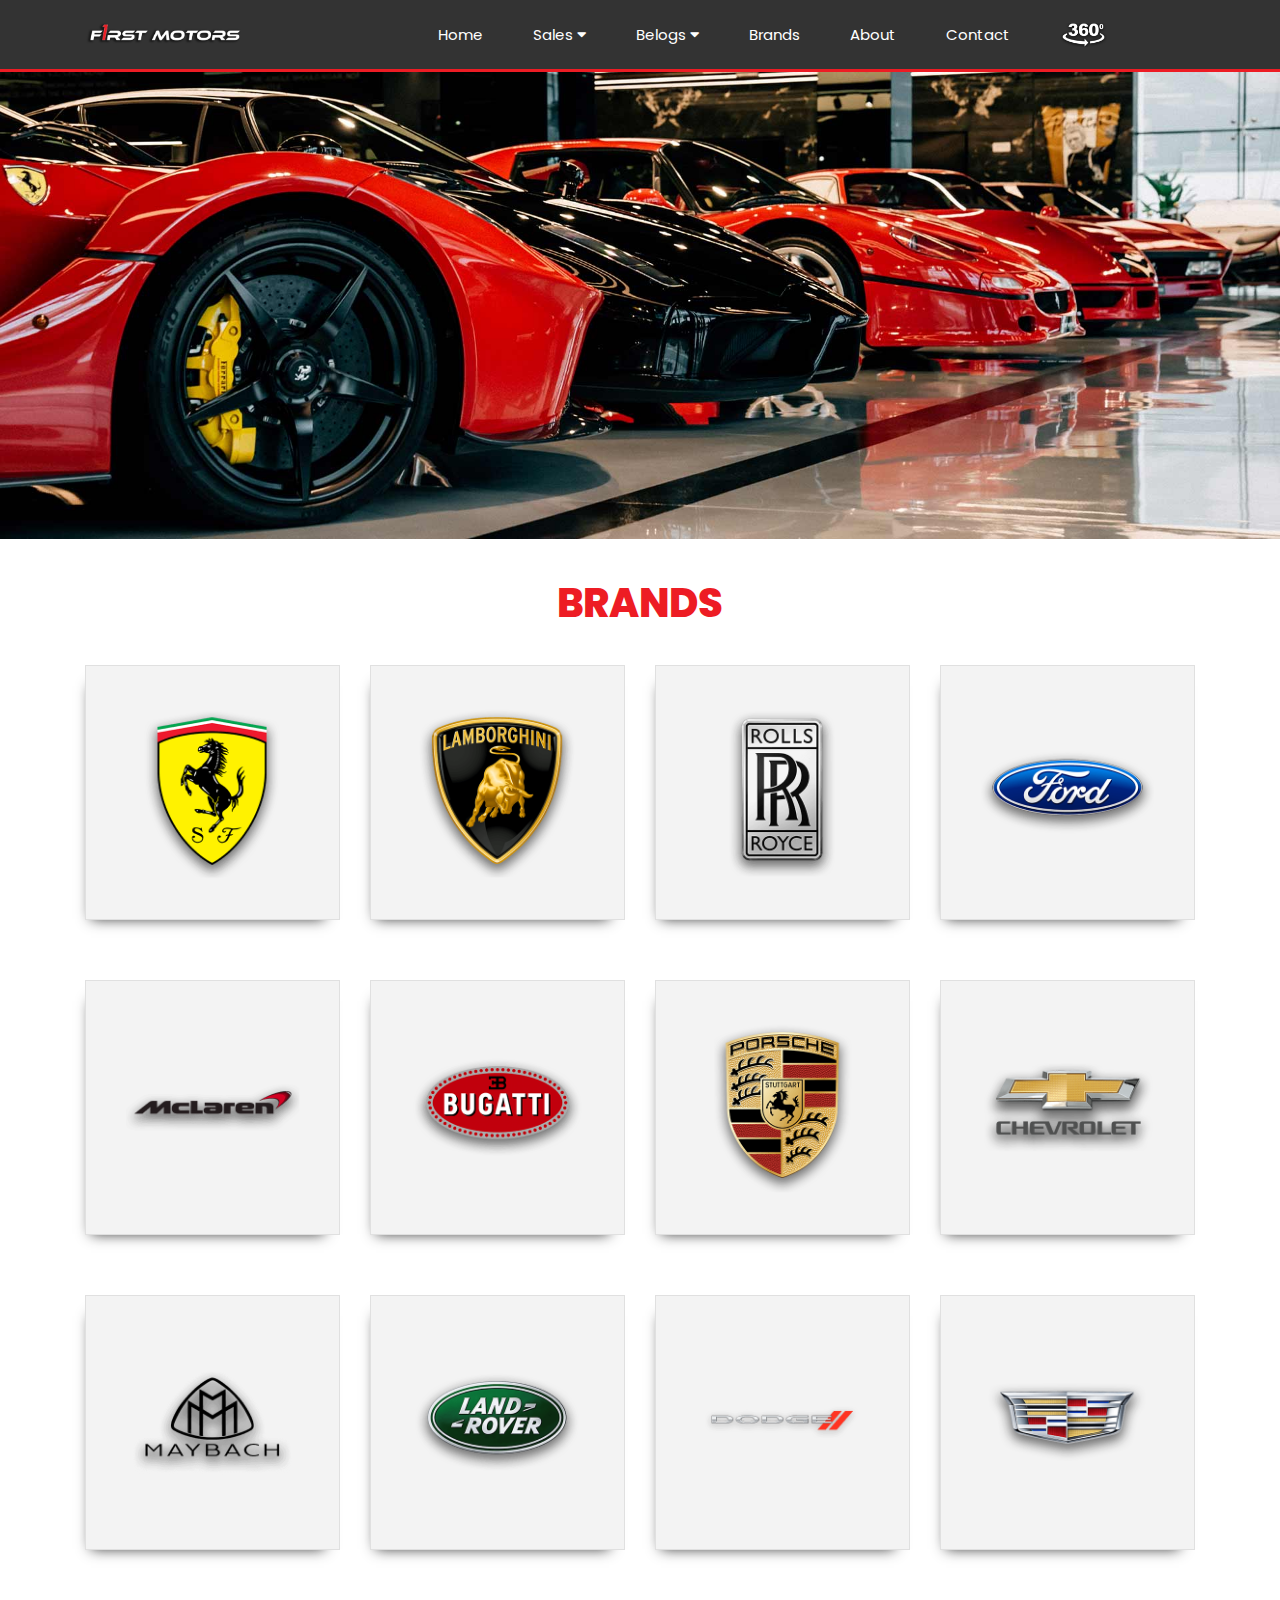
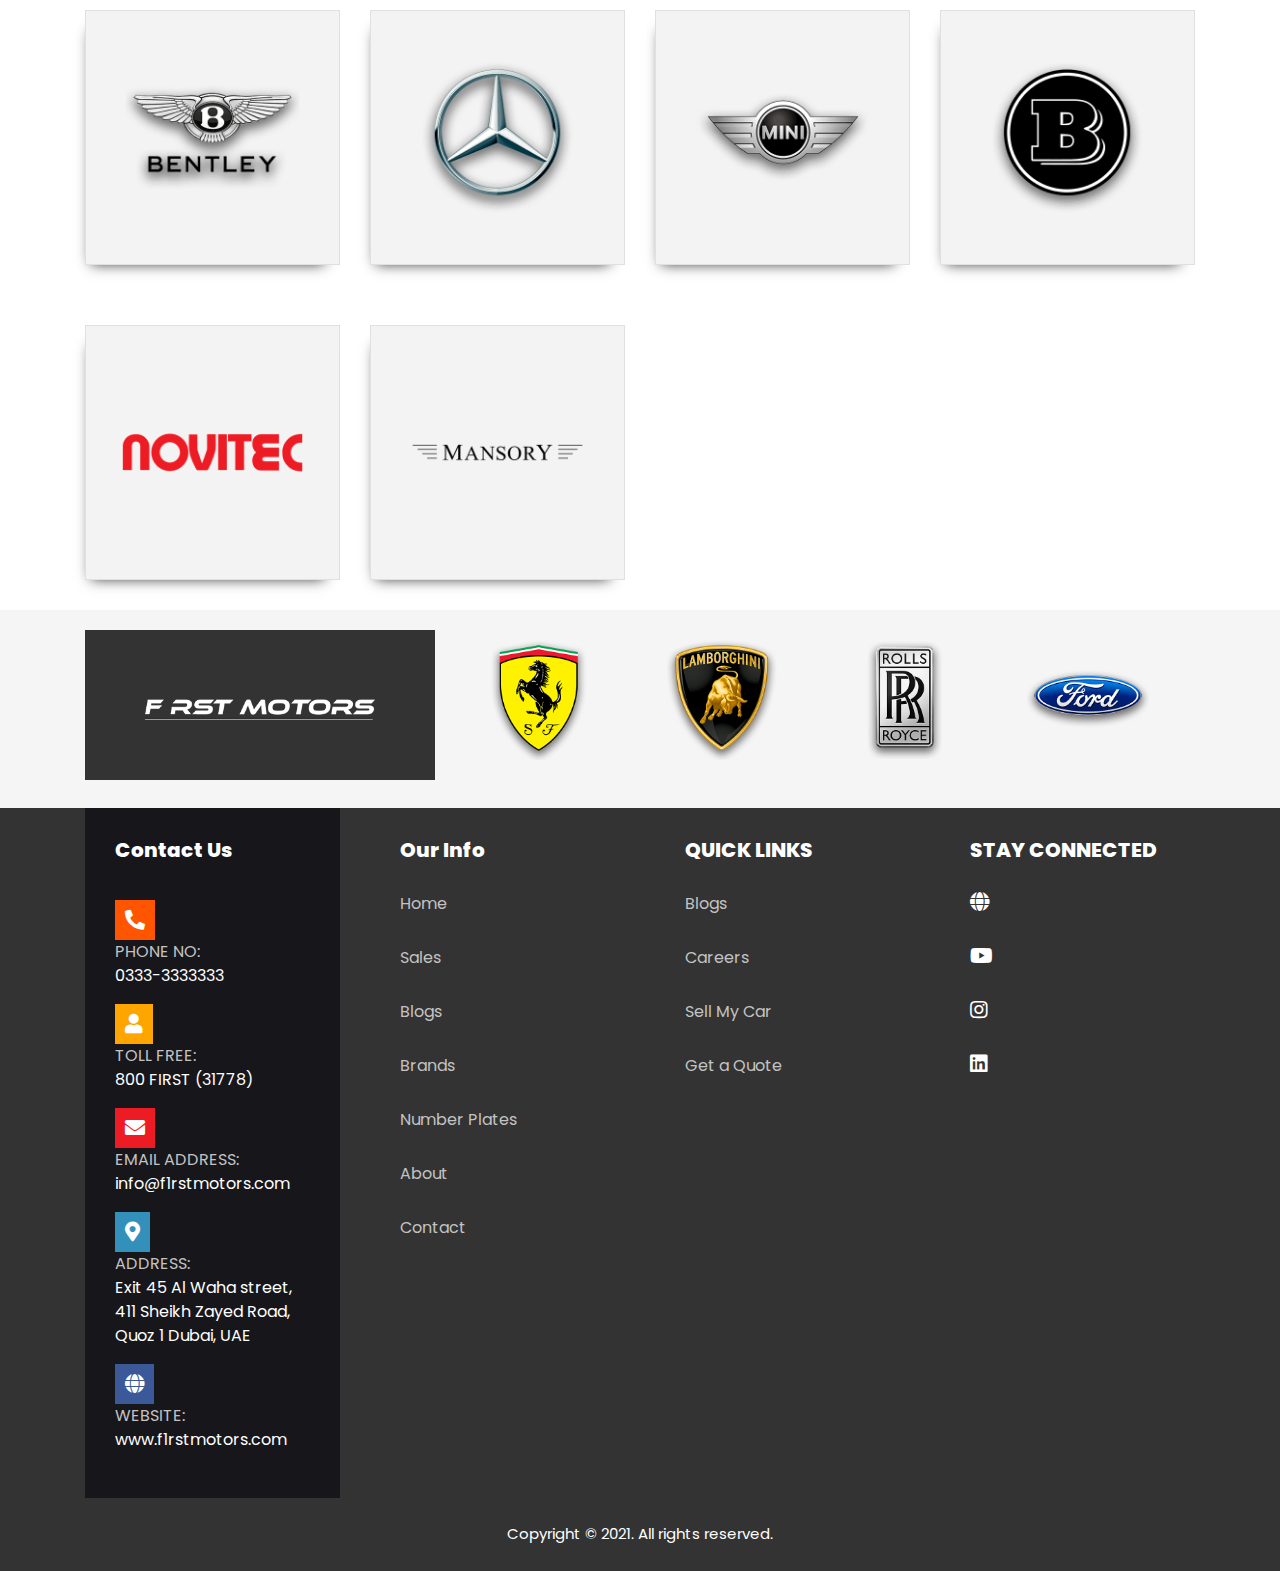
<file: First Motors/First Motors/Brands.html>
<!DOCTYPE html>
<html lang="en">
    <head>
        <meta charset="UTF-8">
        <meta http-equiv="X-UA-Compatible" content="IE=edge">
        <meta name="viewport" content="width=device-width, initial-scale=1.0">
        <link rel="stylesheet" href="https://cdnjs.cloudflare.com/ajax/libs/font-awesome/5.11.1/css/all.min.css">
        <link rel="preconnect" href="https://fonts.googleapis.com">
        <link rel="preconnect" href="https://fonts.gstatic.com" crossorigin>
        <title>Brands</title>
        <link
            href="https://fonts.googleapis.com/css2?family=Poppins:ital,wght@0,100;0,200;0,300;0,400;0,500;0,600;0,700;0,800;0,900;1,100;1,200;1,300;1,400;1,500;1,600;1,700;1,800;1,900&display=swap"
            rel="stylesheet">
        <link rel="stylesheet" href="assets/css/slickslider.css">
        <link rel="stylesheet" href="assets/css/StyleSheet.css">
        <link rel="stylesheet" href="assets/css/Bootstrap.css">
        <link rel="stylesheet" href="assets/css/jQuery.js">
    </head>
    <body>
        
    <!-- header start -->
    <header>
        <div class="container">
            <div class="row align-items-center">
                <div class="col-lg-2 col-md-4 col-sm-6 col-6">
                    <div class="logo">
                        <a href="Index.html"><img src="assets/images/header-main.png" alt="header-main"></a>
                    </div>
                </div>
                <div class="col-lg-10 col-md-8 col-sm-6 col-6">
                    <div class="nav-menu">
                        <nav>
                            <ul>
                                <li>
                                    <a href="Index.html">Home</a>
                                </li>
                                <li>
                                    <a href="#">Sales <i class="fas fa-caret-down"></i></a>
                                <ul> 
                                    <li><a href="Current Stock.html">Current Stock</a></li>
                                    <li><a href="Sold Stock.html">Sold Stock</a></li>
                                    <li><a href="Number Plates.html">Number Plates</a></li>
                                    <li><a href="Sell My Car.html">Sell My Car</a></li>
                                </ul>
                                </li>
                                <li>
                                    <a href="">Belogs <i class="fas fa-caret-down"></i></a>
                                    <ul> 
                                        <li><a href="Cars.html">Cars</a></li>
                                        <li><a href="News.html">News</a></li>
                                        <li><a href="F1rst Motors.html">F1rst Motors</a></li>
                                    </ul>
                                </li>
                                <li><a href="Brands.html">Brands</a></li>
                                <li><a href="About Us.html">About</a></li>
                                <li><a href="Contact us.html">Contact</a></li>
                            </ul>
                        </nav>
                        <div class="header-sub">
                            <img src="assets/images/header-360.png" alt="header-360">
                        </div>
                        <div class="mobile-nav-btn">
                            <i class="fas fa-bars"></i>
                        </div>
                    </div>
                </div>
            </div>
        </div>
    </header>
    <!-- header start -->

     <!-- Mobile navbar start -->
     <div class="mobile-navbar-main">
        <div class="mobile-navbar">
            <div class="close-btn">
                <i class="fa fa-times"></i>
            </div>
            <a class="mobile-logo" href="#">
                <img src="assets/images/F1RST-MOTORS-LOGO-1-1.png" alt="F1RST-MOTORS-LOGO-1-1">
            </a>
            <ul id="menu-main-menu-1" class="unstyled mainnav ">
                <li>
                    <a href="Index.html">Home</a>
                </li>
                <li>
                    <a href="About Us.html">Sales</a>
                </li>
                <li>
                    <a href="Services.html">Blogs</a>
                </li>
                <li>
                    <a href="Brands.html">Brands</a>
                </li>
                <li>
                    <a href="About Us.html">About</a>
                </li>
                <li>
                    <a href="Contact us.html">Contact</a>
                </li>
            </ul>
        </div>
    </div>
    <!-- Mobile navbar end -->

    <!-- brands sec start -->
    <section class="brands-sec"> 
        <div class="main-img">
            <img src="assets/images/brands-banner.jpg" alt="brands-banner">
        </div>
        <div class="container">
            <div class="main-content">
                <h1>BRANDS</h1>
            </div>
            <div class="row">
                <div class="col-lg-3 col-md-6 col-sm-12">
                    <div class="content-box">
                        <img src="assets/images/img-1.png" alt="img-1">
                    </div>
                </div>
                <div class="col-lg-3 col-md-6 col-sm-12">
                    <div class="content-box">
                        <img src="assets/images/img-2.png" alt="img-2">
                    </div>
                </div>
                <div class="col-lg-3 col-md-6 col-sm-12">
                    <div class="content-box">
                        <img src="assets/images/img-3.png" alt="img-3">
                    </div>
                </div>
                <div class="col-lg-3 col-md-6 col-sm-12">
                    <div class="content-box">
                        <img src="assets/images/img-4.png" alt="img-4">
                    </div>
                </div>
                <div class="col-lg-3 col-md-6 col-sm-12">
                    <div class="content-box">
                        <img src="assets/images/img-5.png" alt="img-5">
                    </div>
                </div>
                <div class="col-lg-3 col-md-6 col-sm-12">
                    <div class="content-box">
                        <img src="assets/images/img-6.png" alt="img-6">
                    </div>
                </div>
                <div class="col-lg-3 col-md-6 col-sm-12">
                    <div class="content-box">
                        <img src="assets/images/img-7.png" alt="img-7">
                    </div>
                </div>
                <div class="col-lg-3 col-md-6 col-sm-12">
                    <div class="content-box">
                        <img src="assets/images/img-8.png" alt="img-8">
                    </div>
                </div>
                <div class="col-lg-3 col-md-6 col-sm-12">
                    <div class="content-box">
                        <img src="assets/images/img-9.png" alt="img-9">
                    </div>
                </div>
                <div class="col-lg-3 col-md-6 col-sm-12">
                    <div class="content-box">
                        <img src="assets/images/img-10.png" alt="img-10">
                    </div>
                </div>
                <div class="col-lg-3 col-md-6 col-sm-12">
                    <div class="content-box">
                        <img src="assets/images/img-11.png" alt="img-11">
                    </div>
                </div>
                <div class="col-lg-3 col-md-6 col-sm-12">
                    <div class="content-box">
                        <img src="assets/images/img-12.png" alt="img-12">
                    </div>
                </div>
                <div class="col-lg-3 col-md-6 col-sm-12">
                    <div class="content-box">
                        <img src="assets/images/img-13.png" alt="img-13">
                    </div>
                </div>
                <div class="col-lg-3 col-md-6 col-sm-12">
                    <div class="content-box">
                        <img src="assets/images/img-14.png" alt="img-14">
                    </div>
                </div>
                <div class="col-lg-3 col-md-6 col-sm-12">
                    <div class="content-box">
                        <img src="assets/images/img-15.png" alt="img-15">
                    </div>
                </div>
                <div class="col-lg-3 col-md-6 col-sm-12">
                    <div class="content-box">
                        <img src="assets/images/img-16.png" alt="img-16">
                    </div>
                </div>
                <div class="col-lg-3 col-md-6 col-sm-12">
                    <div class="content-box">
                        <img src="assets/images/img-17.png" alt="img-17">
                    </div>
                </div>
                <div class="col-lg-3 col-md-6 col-sm-12">
                    <div class="content-box">
                        <img src="assets/images/img-18.png" alt="img-18">
                    </div>
                </div>
            </div>
        </div>
    </section>
    <!-- brands sec end -->

        <!-- Brands sec start -->
        <section class="brand-sec">
            <div class="container">
                <div class="row">
                    <div class="col-lg-4 col-md-12 col-sm-12">
                        <div class="main-img">
                            <img src="assets/images/F1RST-MOTORS-LOGO-1-1.png" alt="F1RST-MOTORS-LOGO-1-1">
                        </div>
                    </div>
                        <div class="col-lg-8 col-md-12 col-sm-12">
                        <div class="sub-img">
                            <ul class="brands-slider">
                                <li>
                                    <a href="#"><img src="assets/images/img-1.png" alt="img-1"></a>
                                </li>
                                <li>
                                    <a href="#"><img src="assets/images/img-2.png" alt="img-2"></a>
                                </li>
                                <li>
                                    <a href="#"><img src="assets/images/img-3.png" alt="img-3"></a>
                                </li>
                                <li>
                                    <a href="#"><img src="assets/images/img-4.png" alt="img-4"></a>
                                </li>
                                <li>
                                    <a href="#"><img src="assets/images/img-5.png" alt="img-5"></a>
                                </li>
                                <li>
                                    <a href="#"><img src="assets/images/img-6.png" alt="img-6"></a>
                                </li>
                                <li>
                                    <a href="#"><img src="assets/images/img-7.png" alt="img-7"></a>
                                </li>
                                <li>
                                    <a href="#"><img src="assets/images/img-8.png" alt="img-8"></a>
                                </li>
                                <li>
                                    <a href="#"><img src="assets/images/img-9.png" alt="img-9"></a>
                                </li>
                                <li>
                                    <a href="#"><img src="assets/images/img-10.png" alt="img-10"></a>
                                </li>
                                <li>
                                    <a href="#"><img src="assets/images/img-11.png" alt="img-11"></a>
                                </li>
                                <li>
                                    <a href="#"><img src="assets/images/img-12.png" alt="img-12"></a>
                                </li>
                                <li>
                                    <a href="#"><img src="assets/images/img-13.png" alt="img-13"></a>
                                </li>
                                <li>
                                    <a href="#"><img src="assets/images/img-14.png" alt="img-14"></a>
                                </li>
                                <li>
                                    <a href="#"><img src="assets/images/img-15.png" alt="img-15"></a>
                                </li>
                                <li>
                                    <a href="#"><img src="assets/images/img-16.png" alt="img-16"></a>
                                </li>
                                <li>
                                    <a href="#"><img src="assets/images/img-17.png" alt="img-17"></a>
                                </li>
                                <li>
                                    <a href="#"><img src="assets/images/img-18.png" alt="img-18"></a>
                                </li>
                            </ul>
                        </div>
                    </div>
                </div>
            </div>
        </section>
        <!-- Brands sec start -->

    <!-- footer sec start -->
    <footer>
        <div class="container">
            <div class="row">
                <div class="col-lg-3 col-md-12 col-sm-12">
                    <div class="our-contact">
                    <div class="main-heading">
                        <h5>Contact Us</h5>
                    </div>
                <ul>
                    <div class="icons">
                        <i class="fas fa-phone-alt"></i>
                </div>
                    <li>
                        <span>PHONE NO:</span>
                        <p><a href="#">0333-3333333</a></p>
                    </li>
                <div class="icons-2">
                    <i class="fas fa-user"></i>
                </div>
                    <li>
                        <span>TOLL FREE:</span>
                        <p><a href="#">800 FIRST (31778)</a></p>
                            </li>
                <div class="icons-3">
                        <i class="fas fa-envelope"></i>
                </div>
                    <li>
                        <span>EMAIL ADDRESS:</span>
                        <p><a href="#">info@f1rstmotors.com</a></p>
                    </li>
                    <div class="icons-4">
                        <i class="fas fa-map-marker-alt"></i>
                </div>
                    <li>
                        <span>ADDRESS:</span>
                        <p><a href="#">Exit 45 Al Waha street, 411 Sheikh Zayed Road, Quoz 1 Dubai, UAE</a></p>
                    </li>
                    <div class="icons-5">
                        <i class="fas fa-globe"></i>
                </div>
                    <li>
                        <span>WEBSITE:</span>
                        <p><a href="#">www.f1rstmotors.com</a></p>
                    </li>
                </ul>
                </div>
                </div>
            <div class="col-lg-3 col-md-12 col-sm-12">
                <div class="our-info">
                <div class="main-heading">
                    <h5>Our Info</h5>
                </div>
                <ul>
                    <li>
                        <a href="#">Home</a>
                    </li>
                    <li>
                        <a href="#">Sales</a>
                    </li>
                    <li>
                        <a href="#">Blogs</a>
                    </li>
                    <li>
                        <a href="#">Brands</a>
                    </li>
                    <li>
                        <a href="#">Number Plates</a>
                    </li>
                    <li>
                        <a href="#">About</a>
                    </li>
                    <li>
                        <a href="#">Contact</a>
                    </li>
                </ul>
            </div>
            </div>
            <div class="col-lg-3 col-md-12 col-sm-12">
                <div class="quick-link">
                    <div class="main-heading">
                        <h5>QUICK LINKS</h5>
                        <ul>
                            <li>
                                <a href="Blogs.html">Blogs</a>
                            </li>
                            <li>
                                <a href="career.html">Careers</a>
                            </li>
                            <li>
                                <a href="Sell My Car.html">Sell My Car</a>
                            </li>
                            <li>
                                <a href="Get-a-quote.html">Get a Quote</a>
                            </li>
                        </ul>
                    </div>
                </div>
            </div>
                <div class="col-lg-3 col-md-12 col-sm-12">
                <div class="stay-connect">
                    <div class="main-heading">
                        <h5>STAY CONNECTED</h5>
                    </div>
                    <ul>
                        <li>
                            <a href="#">
                                <i class="fas fa-globe"></i>
                            </a>
                        </li>
                        <li>
                            <a href="#">
                                <i class="fab fa-youtube"></i>
                            </a>
                        </li>
                        <li>
                            <a href="#">
                                <i class="fab fa-instagram"></i>
                            </a>
                        </li>
                        <li>
                            <a href="#">
                                <i class="fab fa-linkedin"></i>
                            </a>
                        </li>
                    </ul>
                </div>
            </div>
            <div class="col-lg-12">
                <div class="parag">
                    <p>Copyright © 2021. All rights reserved.</p>
                </div>
            </div>
        </div>
        </div>
        </div>
    </footer>
    <!-- footer sec start -->

    <script src="https://ajax.googleapis.com/ajax/libs/jquery/3.6.0/jquery.min.js"></script>
    <!-- <script src="https://code.jquery.com/>jquery-3.4.1.js"></script> -->
    <script src="assets/css/jQuery.js"></script>
</body>
</html>
</file>
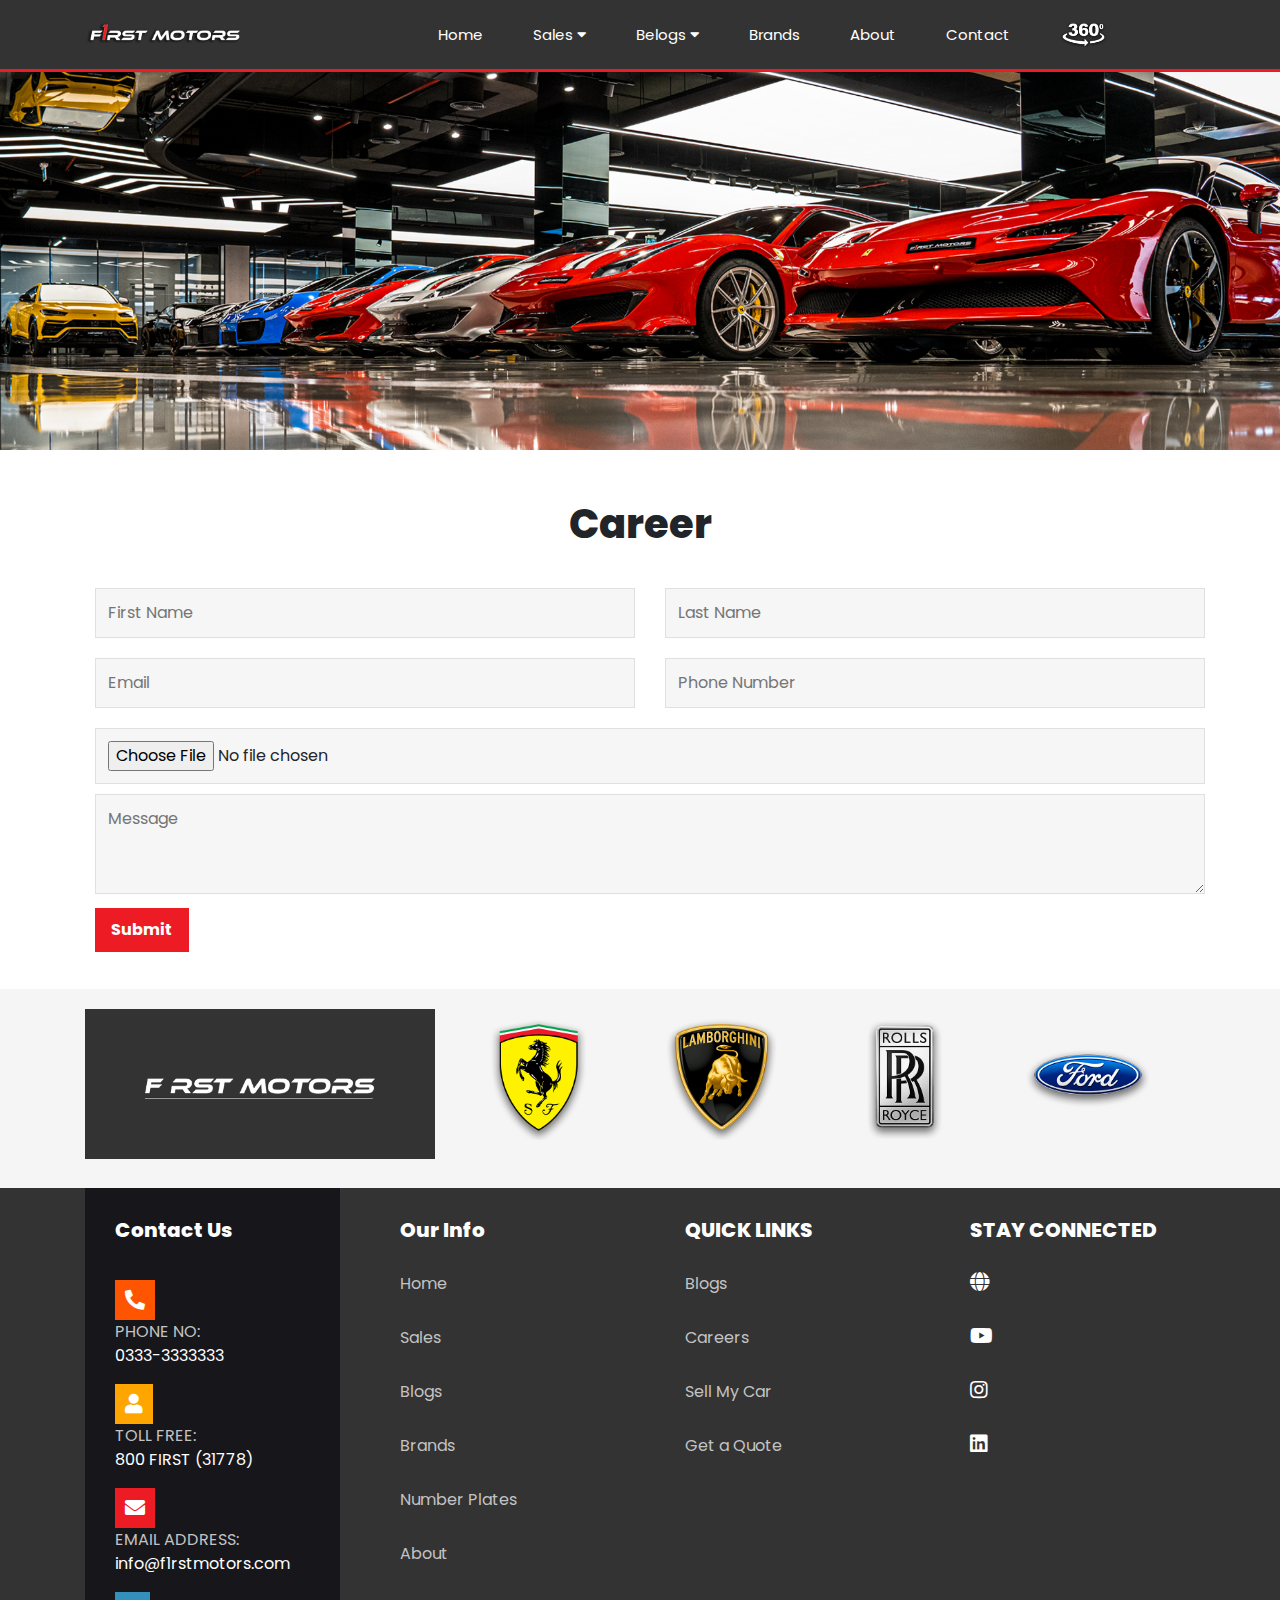
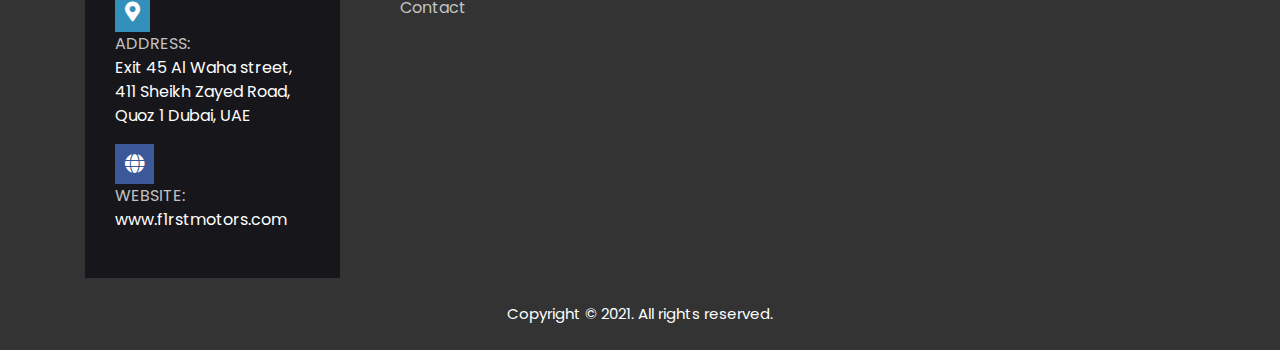
<file: First Motors/First Motors/career.html>
<!DOCTYPE html>
<html lang="en">
    <head>
        <meta charset="UTF-8">
        <meta http-equiv="X-UA-Compatible" content="IE=edge">
        <meta name="viewport" content="width=device-width, initial-scale=1.0">
        <link rel="stylesheet" href="https://cdnjs.cloudflare.com/ajax/libs/font-awesome/5.11.1/css/all.min.css">
        <link rel="preconnect" href="https://fonts.googleapis.com">
        <link rel="preconnect" href="https://fonts.gstatic.com" crossorigin>
        <title>Career</title>
        <link
            href="https://fonts.googleapis.com/css2?family=Poppins:ital,wght@0,100;0,200;0,300;0,400;0,500;0,600;0,700;0,800;0,900;1,100;1,200;1,300;1,400;1,500;1,600;1,700;1,800;1,900&display=swap"
            rel="stylesheet">
        <link rel="stylesheet" href="assets/css/slickslider.css">
        <link rel="stylesheet" href="assets/css/StyleSheet.css">
        <link rel="stylesheet" href="assets/css/Bootstrap.css">
        <link rel="stylesheet" href="assets/css/jQuery.js">
    </head>
<body>
     <!-- header start -->
    <header>
        <div class="container">
            <div class="row align-items-center">
                <div class="col-lg-2 col-md-4 col-sm-6 col-6">
                    <div class="logo">
                        <a href="Index.html"><img src="assets/images/header-main.png" alt="header-main"></a>
                    </div>
                </div>
                <div class="col-lg-10 col-md-8 col-sm-6 col-6">
                    <div class="nav-menu">
                        <nav>
                            <ul>
                                <li>
                                    <a href="Index.html">Home</a>
                                </li>
                                <li>
                                    <a href="#">Sales <i class="fas fa-caret-down"></i></a>
                                <ul> 
                                    <li><a href="Current Stock.html">Current Stock</a></li>
                                    <li><a href="Sold Stock.html">Sold Stock</a></li>
                                    <li><a href="Number Plates.html">Number Plates</a></li>
                                    <li><a href="Sell My Car.html">Sell My Car</a></li>
                                </ul>
                                </li>
                                <li>
                                    <a href="">Belogs <i class="fas fa-caret-down"></i></a>
                                    <ul> 
                                        <li><a href="Cars.html">Cars</a></li>
                                        <li><a href="News.html">News</a></li>
                                        <li><a href="F1rst Motors.html">F1rst Motors</a></li>
                                    </ul>
                                </li>
                                <li><a href="Brands.html">Brands</a></li>
                                <li><a href="About Us.html">About</a></li>
                                <li><a href="Contact us.html">Contact</a></li>
                            </ul>
                        </nav>
                        <div class="header-sub">
                            <img src="assets/images/header-360.png" alt="header-360">
                        </div>
                        <div class="mobile-nav-btn">
                            <i class="fas fa-bars"></i>
                        </div>
                    </div>
                </div>
            </div>
        </div>
    </header>
    <!-- header start -->

     <!-- Mobile navbar start -->
     <div class="mobile-navbar-main">
        <div class="mobile-navbar">
            <div class="close-btn">
                <i class="fa fa-times"></i>
            </div>
            <a class="mobile-logo" href="#">
                <img src="assets/images/F1RST-MOTORS-LOGO-1-1.png" alt="F1RST-MOTORS-LOGO-1-1">
            </a>
            <ul id="menu-main-menu-1" class="unstyled mainnav ">
                <li>
                    <a href="Index.html">Home</a>
                </li>
                <li>
                    <a href="About Us.html">Sales</a>
                </li>
                <li>
                    <a href="Services.html">Blogs</a>
                </li>
                <li>
                    <a href="Brands.html">Brands</a>
                </li>
                <li>
                    <a href="About Us.html">About</a>
                </li>
                <li>
                    <a href="Contact us.html">Contact</a>
                </li>
            </ul>
        </div>
    </div>
    <!-- Mobile navbar end -->

    <!-- home-page-sec start -->
    <section class="sell-my-car-sec">
        <div class="img-content">
            <img src="assets/images/my-car_banner_img4.jpg" alt="my-car_banner_img4">
        </div>
        <div class="container">
            <div class="main-content">
                <h1>Career</h1>
            </div>
            <div class="form-sec">
                <div class="main">
                    <div class="row">
                        <div class="col-lg-6 col-md-12 col-sm-12">
                            <input type="" name="First Name" placeholder="First Name">
                        </div>
                        <div class="col-lg-6 col-md-12 col-sm-12">
                            <input type="" name="Last Name" placeholder="Last Name">
                        </div>
                        <div class="col-lg-6 col-md-12 col-sm-12">
                            <input type="" name="Email" placeholder="Email">
                        </div>
                        <div class="col-lg-6 col-md-12 col-sm-12">
                            <input type="" name="Phone Number" placeholder="Phone Number">
                        </div>
                        <div class="col-lg-12 col-md-12 col-sm-12">
                            <input class="file" type="file" name="file" aria-required="true" aria-invalid="false">
                        </div>
                        <div class="col-lg-12 col-md-12 col-sm-12">
                            <textarea name="your message" placeholder="Message" cols="40" rows="10"></textarea>
                        </div>
                        <div class="btn">
                            <button><a href="#">Submit</a></button>
                        </div>
                    </div>
                </div>
            </div>
        </div>
    </section>
    <!-- home-page-sec end -->

    <!-- Brands sec start -->
    <section class="brand-sec">
        <div class="container">
            <div class="row">
                <div class="col-lg-4 col-md-12 col-sm-12">
                    <div class="main-img">
                        <img src="assets/images/F1RST-MOTORS-LOGO-1-1.png" alt="F1RST-MOTORS-LOGO-1-1">
                    </div>
                </div>
                    <div class="col-lg-8 col-md-12 col-sm-12">
                    <div class="sub-img">
                        <ul class="brands-slider">
                            <li>
                                <a href="#"><img src="assets/images/img-1.png" alt="img-1"></a>
                            </li>
                            <li>
                                <a href="#"><img src="assets/images/img-2.png" alt="img-2"></a>
                            </li>
                            <li>
                                <a href="#"><img src="assets/images/img-3.png" alt="img-3"></a>
                            </li>
                            <li>
                                <a href="#"><img src="assets/images/img-4.png" alt="img-4"></a>
                            </li>
                            <li>
                                <a href="#"><img src="assets/images/img-5.png" alt="img-5"></a>
                            </li>
                            <li>
                                <a href="#"><img src="assets/images/img-6.png" alt="img-6"></a>
                            </li>
                            <li>
                                <a href="#"><img src="assets/images/img-7.png" alt="img-7"></a>
                            </li>
                            <li>
                                <a href="#"><img src="assets/images/img-8.png" alt="img-8"></a>
                            </li>
                            <li>
                                <a href="#"><img src="assets/images/img-9.png" alt="img-9"></a>
                            </li>
                            <li>
                                <a href="#"><img src="assets/images/img-10.png" alt="img-10"></a>
                            </li>
                            <li>
                                <a href="#"><img src="assets/images/img-11.png" alt="img-11"></a>
                            </li>
                            <li>
                                <a href="#"><img src="assets/images/img-12.png" alt="img-12"></a>
                            </li>
                            <li>
                                <a href="#"><img src="assets/images/img-13.png" alt="img-13"></a>
                            </li>
                            <li>
                                <a href="#"><img src="assets/images/img-14.png" alt="img-14"></a>
                            </li>
                            <li>
                                <a href="#"><img src="assets/images/img-15.png" alt="img-15"></a>
                            </li>
                            <li>
                                <a href="#"><img src="assets/images/img-16.png" alt="img-16"></a>
                            </li>
                            <li>
                                <a href="#"><img src="assets/images/img-17.png" alt="img-17"></a>
                            </li>
                            <li>
                                <a href="#"><img src="assets/images/img-18.png" alt="img-18"></a>
                            </li>
                        </ul>
                    </div>
                </div>
            </div>
        </div>
    </section>
    <!-- Brands sec start -->

    <!-- footer sec start -->
    <footer>
        <div class="container">
            <div class="row">
                <div class="col-lg-3 col-md-12 col-sm-12">
                    <div class="our-contact">
                        <div class="main-heading">
                            <h5>Contact Us</h5>
                        </div>
                        <ul>
                            <div class="icons">
                                <i class="fas fa-phone-alt"></i>
                            </div>
                            <li>
                                <span>PHONE NO:</span>
                                <p><a href="#">0333-3333333</a></p>
                            </li>
                            <div class="icons-2">
                                <i class="fas fa-user"></i>
                            </div>
                            <li>
                                <span>TOLL FREE:</span>
                                <p><a href="#">800 FIRST (31778)</a></p>
                            </li>
                            <div class="icons-3">
                                <i class="fas fa-envelope"></i>
                            </div>
                            <li>
                                <span>EMAIL ADDRESS:</span>
                                <p><a href="#">info@f1rstmotors.com</a></p>
                            </li>
                            <div class="icons-4">
                                <i class="fas fa-map-marker-alt"></i>
                            </div>
                            <li>
                                <span>ADDRESS:</span>
                                <p><a href="#">Exit 45 Al Waha street, 411 Sheikh Zayed Road, Quoz 1 Dubai, UAE</a></p>
                            </li>
                            <div class="icons-5">
                                <i class="fas fa-globe"></i>
                            </div>
                            <li>
                                <span>WEBSITE:</span>
                                <p><a href="#">www.f1rstmotors.com</a></p>
                            </li>
                        </ul>
                    </div>
                </div>
                <div class="col-lg-3 col-md-12 col-sm-12">
                    <div class="our-info">
                        <div class="main-heading">
                            <h5>Our Info</h5>
                        </div>
                        <ul>
                            <li>
                                <a href="#">Home</a>
                            </li>
                            <li>
                                <a href="#">Sales</a>
                            </li>
                            <li>
                                <a href="#">Blogs</a>
                            </li>
                            <li>
                                <a href="#">Brands</a>
                            </li>
                            <li>
                                <a href="#">Number Plates</a>
                            </li>
                            <li>
                                <a href="#">About</a>
                            </li>
                            <li>
                                <a href="#">Contact</a>
                            </li>
                        </ul>
                    </div>
                </div>
                <div class="col-lg-3 col-md-12 col-sm-12">
                    <div class="quick-link">
                        <div class="main-heading">
                            <h5>QUICK LINKS</h5>
                            <ul>
                                <li>
                                    <a href="Blogs.html">Blogs</a>
                                </li>
                                <li>
                                    <a href="career.html">Careers</a>
                                </li>
                                <li>
                                    <a href="Sell My Car.html">Sell My Car</a>
                                </li>
                                <li>
                                    <a href="Get-a-quote.html">Get a Quote</a>
                                </li>
                            </ul>
                        </div>
                    </div>
                </div>
                <div class="col-lg-3 col-md-12 col-sm-12">
                    <div class="stay-connect">
                        <div class="main-heading">
                            <h5>STAY CONNECTED</h5>
                        </div>
                        <ul>
                            <li>
                                <a href="https://f1rstmotors.com">
                                    <i class="fas fa-globe"></i>
                                </a>
                            </li>
                            <li>
                                <a href="https://f1rstmotors.com">
                                    <i class="fab fa-youtube"></i>
                                </a>
                            </li>
                            <li>
                                <a href="https://f1rstmotors.com">
                                    <i class="fab fa-instagram"></i>
                                </a>
                            </li>
                            <li>
                                <a href="https://f1rstmotors.com">
                                    <i class="fab fa-linkedin"></i>
                                </a>
                            </li>
                        </ul>
                    </div>
                </div>
                <div class="col-lg-12">
                    <div class="parag">
                        <p>Copyright © 2021. All rights reserved.</p>
                    </div>
                </div>
            </div>
        </div>
        </div>
    </footer>
    <!-- footer sec start -->

    <script src="https://ajax.googleapis.com/ajax/libs/jquery/3.6.0/jquery.min.js"></script>
    <!-- <script src="https://code.jquery.com/>jquery-3.4.1.js"></script> -->
    <script src="assets/css/jQuery.js"></script>
</body>
</html>
</file>
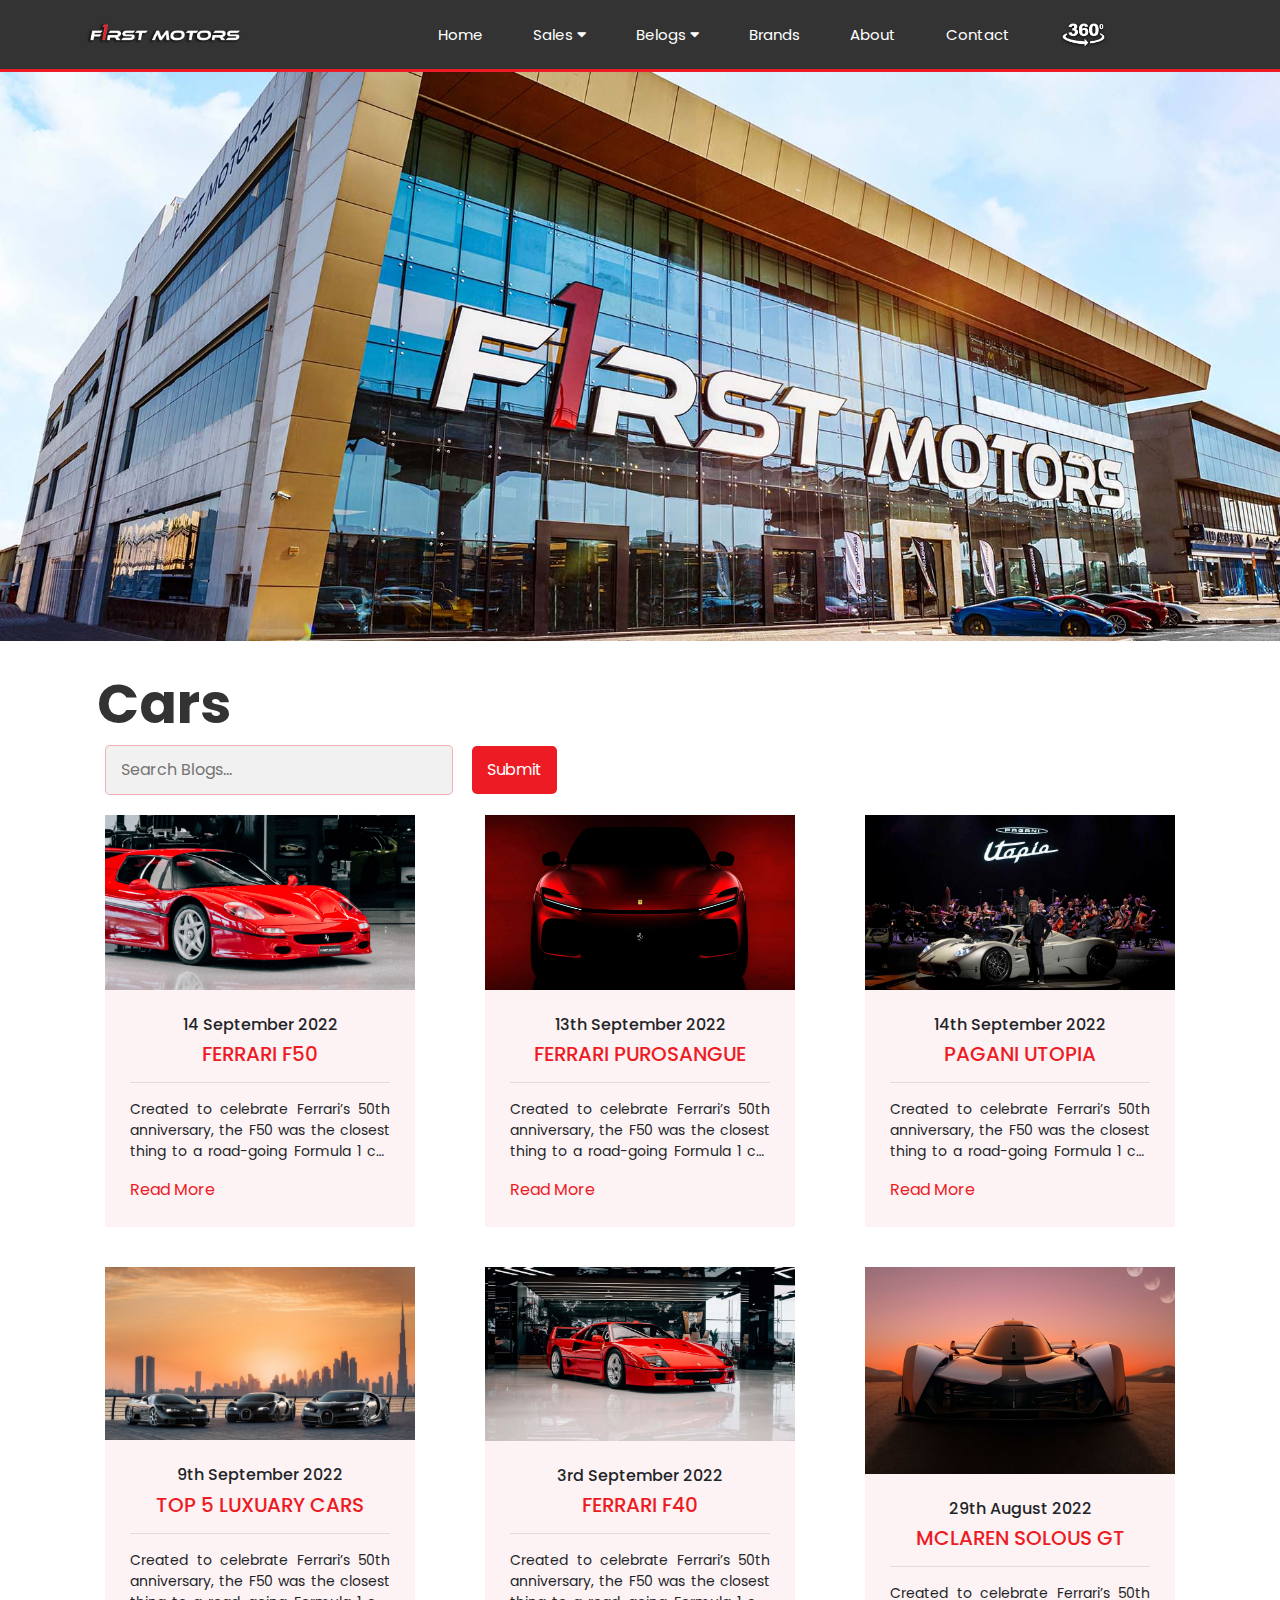
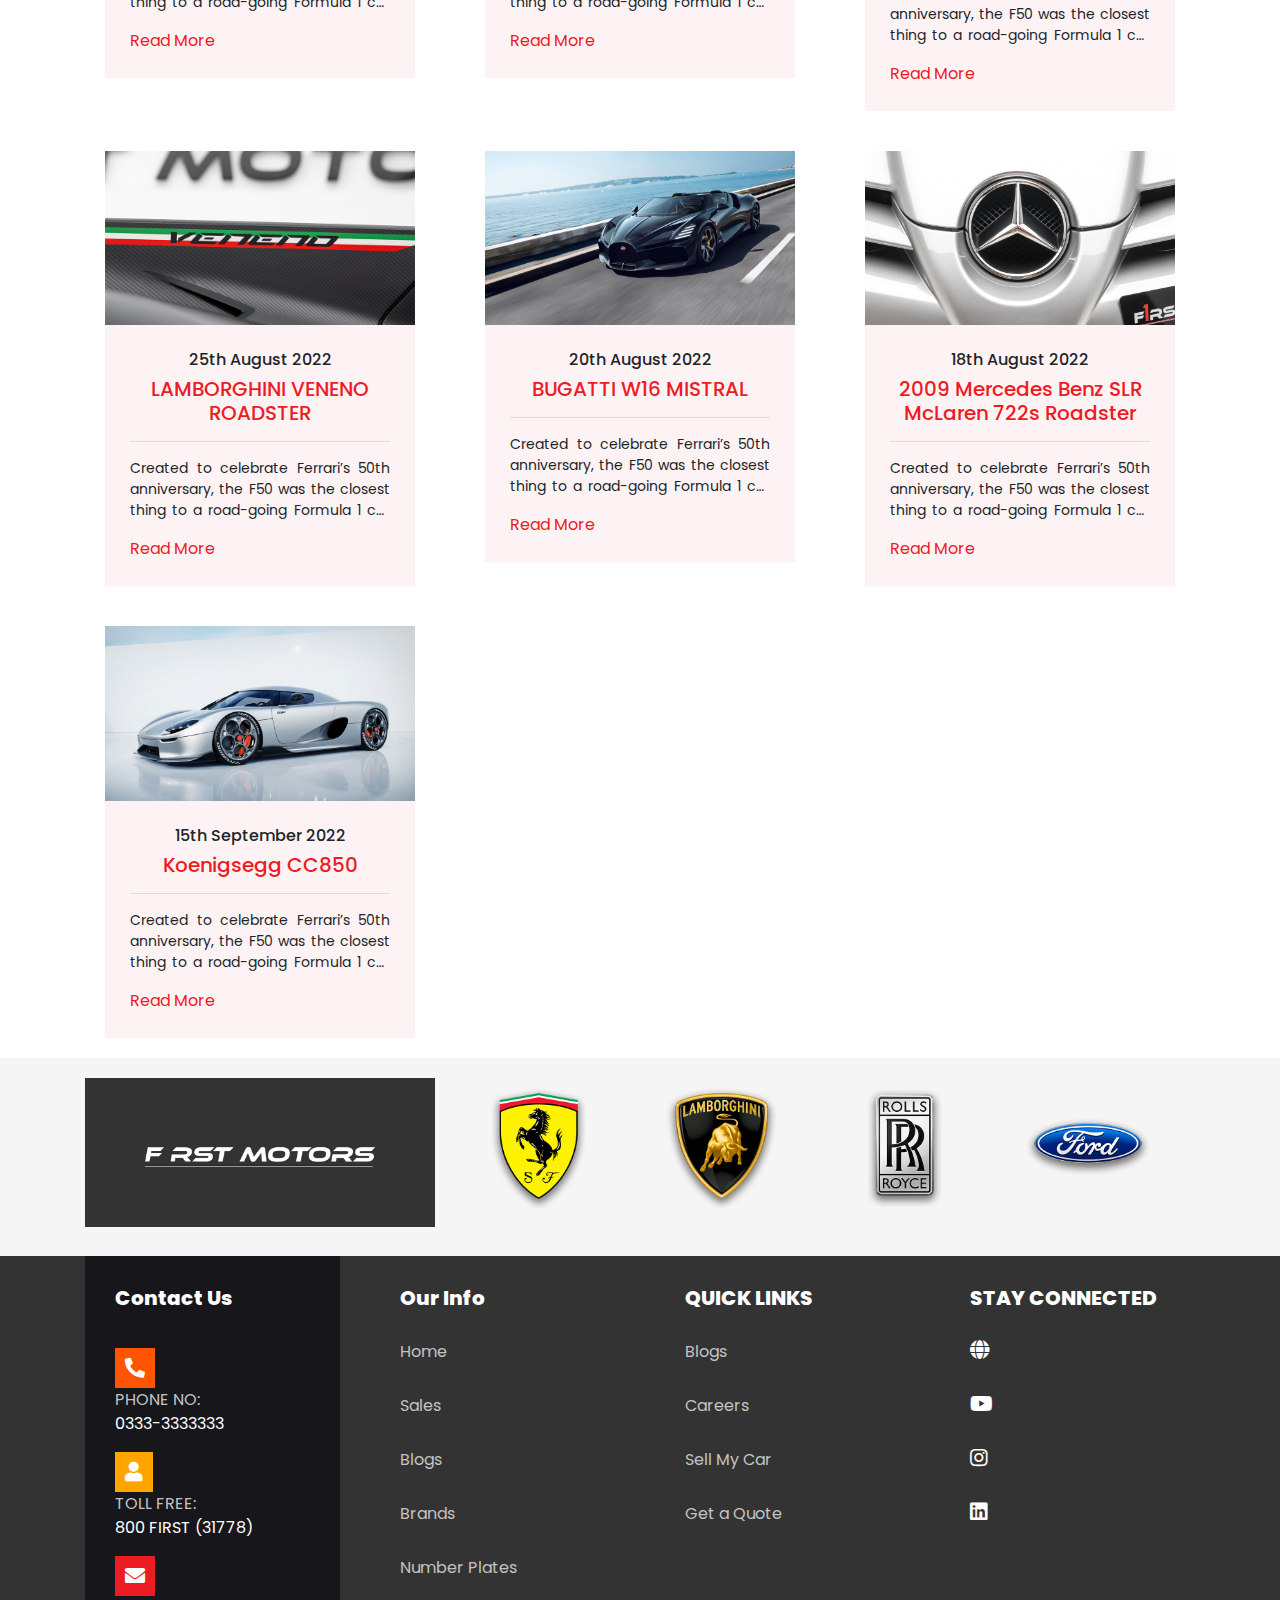
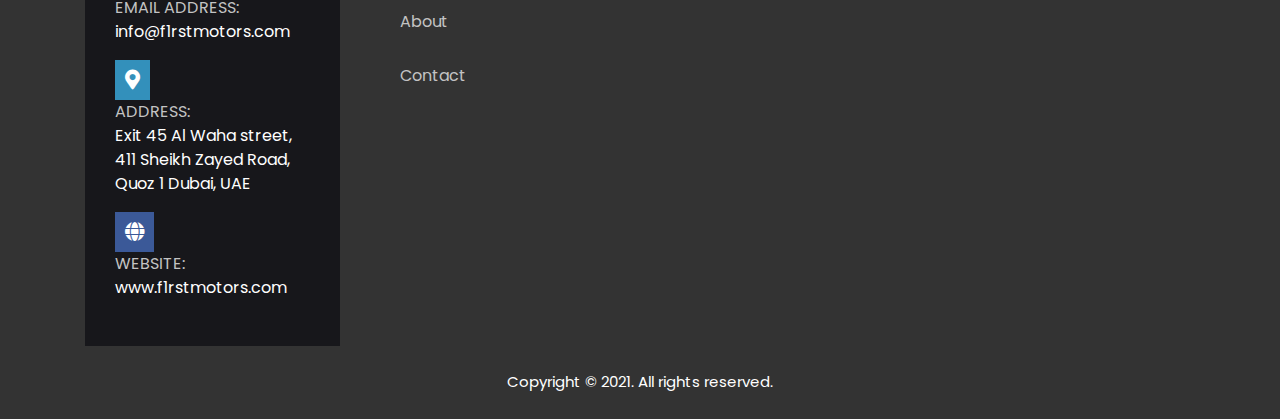
<file: First Motors/First Motors/Cars.html>
<!DOCTYPE html>
<html lang="en">
    <head>
        <meta charset="UTF-8">
        <meta http-equiv="X-UA-Compatible" content="IE=edge">
        <meta name="viewport" content="width=device-width, initial-scale=1.0">
        <link rel="stylesheet" href="https://cdnjs.cloudflare.com/ajax/libs/font-awesome/5.11.1/css/all.min.css">
        <link rel="preconnect" href="https://fonts.googleapis.com">
        <link rel="preconnect" href="https://fonts.gstatic.com" crossorigin>
        <title>Cars</title>
        <link
            href="https://fonts.googleapis.com/css2?family=Poppins:ital,wght@0,100;0,200;0,300;0,400;0,500;0,600;0,700;0,800;0,900;1,100;1,200;1,300;1,400;1,500;1,600;1,700;1,800;1,900&display=swap"
            rel="stylesheet">
        <link rel="stylesheet" href="assets/css/slickslider.css">
        <link rel="stylesheet" href="assets/css/StyleSheet.css">
        <link rel="stylesheet" href="assets/css/Bootstrap.css">
        <link rel="stylesheet" href="assets/css/jQuery.js">
    </head>
<body>
    <!-- header start -->
    <header>
        <div class="container">
            <div class="row align-items-center">
                <div class="col-lg-2 col-md-4 col-sm-6 col-6">
                    <div class="logo">
                        <a href="Index.html"><img src="assets/images/header-main.png" alt="header-main"></a>
                    </div>
                </div>
                <div class="col-lg-10 col-md-8 col-sm-6 col-6">
                    <div class="nav-menu">
                        <nav>
                            <ul>
                                <li>
                                    <a href="Index.html">Home</a>
                                </li>
                                <li>
                                    <a href="#">Sales <i class="fas fa-caret-down"></i></a>
                                <ul> 
                                    <li><a href="Current Stock.html">Current Stock</a></li>
                                    <li><a href="Sold Stock.html">Sold Stock</a></li>
                                    <li><a href="Number Plates.html">Number Plates</a></li>
                                    <li><a href="Sell My Car.html">Sell My Car</a></li>
                                </ul>
                                </li>
                                <li>
                                    <a href="">Belogs <i class="fas fa-caret-down"></i></a>
                                    <ul> 
                                        <li><a href="Cars.html">Cars</a></li>
                                        <li><a href="News.html">News</a></li>
                                        <li><a href="F1rst Motors.html">F1rst Motors</a></li>
                                    </ul>
                                </li>
                                <li><a href="Brands.html">Brands</a></li>
                                <li><a href="About Us.html">About</a></li>
                                <li><a href="Contact us.html">Contact</a></li>
                            </ul>
                        </nav>
                        <div class="header-sub">
                            <img src="assets/images/header-360.png" alt="header-360">
                        </div>
                        <div class="mobile-nav-btn">
                            <i class="fas fa-bars"></i>
                        </div>
                    </div>
                </div>
            </div>
        </div>
    </header>
    <!-- header start -->

     <!-- Mobile navbar start -->
     <div class="mobile-navbar-main">
        <div class="mobile-navbar">
            <div class="close-btn">
                <i class="fa fa-times"></i>
            </div>
            <a class="mobile-logo" href="#">
                <img src="assets/images/F1RST-MOTORS-LOGO-1-1.png" alt="F1RST-MOTORS-LOGO-1-1">
            </a>
            <ul id="menu-main-menu-1" class="unstyled mainnav ">
                <li>
                    <a href="Index.html">Home</a>
                </li>
                <li>
                    <a href="About Us.html">Sales</a>
                </li>
                <li>
                    <a href="Services.html">Blogs</a>
                </li>
                <li>
                    <a href="Brands.html">Brands</a>
                </li>
                <li>
                    <a href="About Us.html">About</a>
                </li>
                <li>
                    <a href="Contact us.html">Contact</a>
                </li>
            </ul>
        </div>
    </div>
    <!-- Mobile navbar end -->

      <!-- cars sec start -->
      <section class="cars-sec">
        <div class="banner-img">
            <img src="assets/images/cars-banner.jpg" alt="cars-banner">
        </div>
        <div class="container">
            <div class="main-content">
                <h1>Cars</h1>
                <div class="sub-content">
                    <input type="text" placeholder="Search Blogs...">
                    <button>Submit</button>
                </div>
            </div>
            <div class="row">
                <div class="col-lg-4 col-md-4 col-sm-6">
                    <div class="cards">
                        <div class="main-img">
                            <img src="assets/images/belog-1.jpg" alt="belog-1">
                        </div>
                        <div class="content">
                            <h6>14 September 2022</h6>
                            <h1>FERRARI F50</h1>
                            <hr>
                            <p>Created to celebrate Ferrari’s 50th anniversary, the F50 was the closest thing to a
                                road-going Formula 1 car the company had ever built. Given its uncompromising, purist
                                approach to high performance, the F50 was devoid of power steering, power assisted
                                braking and ABS, but made extensive use of sophisticated composite materials, F1-style
                                construction technology and aerodynamics.</p>
                            <a href="#">Read More</a>
                        </div>
                    </div>
                </div>
                <div class="col-lg-4 col-md-4 col-sm-6">
                    <div class="cards">
                        <div class="main-img">
                            <img src="assets/images/belogs-2.webp" alt="belog-2">
                        </div>
                        <div class="content">
                            <h6>13th September 2022</h6>
                            <h1>FERRARI PUROSANGUE</h1>
                            <hr>
                            <p>Created to celebrate Ferrari’s 50th anniversary, the F50 was the closest thing to a
                                road-going Formula 1 car the company had ever built. Given its uncompromising, purist
                                approach to high performance, the F50 was devoid of power steering, power assisted
                                braking and ABS, but made extensive use of sophisticated composite materials, F1-style
                                construction technology and aerodynamics.</p>
                            <a href="#">Read More</a>
                        </div>
                    </div>
                </div>
                <div class="col-lg-4 col-md-4 col-sm-6">
                    <div class="cards">
                        <div class="main-img">
                            <img src="assets/images/belogs-3.jpg" alt="belogs-3">
                        </div>
                        <div class="content">
                            <h6>14th September 2022</h6>
                            <h1>PAGANI UTOPIA</h1>
                            <hr>
                            <p>Created to celebrate Ferrari’s 50th anniversary, the F50 was the closest thing to a
                                road-going Formula 1 car the company had ever built. Given its uncompromising, purist
                                approach to high performance, the F50 was devoid of power steering, power assisted
                                braking and ABS, but made extensive use of sophisticated composite materials, F1-style
                                construction technology and aerodynamics.</p>
                            <a href="#">Read More</a>
                        </div>
                    </div>
                </div>
                <div class="col-lg-4 col-md-4 col-sm-6">
                    <div class="cards">
                        <div class="main-img">
                            <img src="assets/images/belogs-4.jpeg" alt="belogs-4">
                        </div>
                        <div class="content">
                            <h6>9th September 2022</h6>
                            <h1>TOP 5 LUXUARY CARS</h1>
                            <hr>
                            <p>Created to celebrate Ferrari’s 50th anniversary, the F50 was the closest thing to a
                                road-going Formula 1 car the company had ever built. Given its uncompromising, purist
                                approach to high performance, the F50 was devoid of power steering, power assisted
                                braking and ABS, but made extensive use of sophisticated composite materials, F1-style
                                construction technology and aerodynamics.</p>
                            <a href="#">Read More</a>
                        </div>
                    </div>
                </div>
                <div class="col-lg-4 col-md-4 col-sm-6">
                    <div class="cards">
                        <div class="main-img">
                            <img src="assets/images/belogs-4.jpg" alt="belogs-6">
                        </div>
                        <div class="content">
                            <h6>3rd September 2022</h6>
                            <h1>FERRARI F40</h1>
                            <hr>
                            <p>Created to celebrate Ferrari’s 50th anniversary, the F50 was the closest thing to a
                                road-going Formula 1 car the company had ever built. Given its uncompromising, purist
                                approach to high performance, the F50 was devoid of power steering, power assisted
                                braking and ABS, but made extensive use of sophisticated composite materials, F1-style
                                construction technology and aerodynamics.</p>
                            <a href="#">Read More</a>
                        </div>
                    </div>
                </div>
                <div class="col-lg-4 col-md-4 col-sm-6">
                    <div class="cards">
                        <div class="main-img">
                            <img src="assets/images/belogs-5.jpeg" alt="belogs-5">
                        </div>
                        <div class="content">
                            <h6>29th August 2022</h6>
                            <h1>MCLAREN SOLOUS GT</h1>
                            <hr>
                            <p>Created to celebrate Ferrari’s 50th anniversary, the F50 was the closest thing to a
                                road-going Formula 1 car the company had ever built. Given its uncompromising, purist
                                approach to high performance, the F50 was devoid of power steering, power assisted
                                braking and ABS, but made extensive use of sophisticated composite materials, F1-style
                                construction technology and aerodynamics.</p>
                            <a href="#">Read More</a>
                        </div>
                    </div>
                </div>
                <div class="col-lg-4 col-md-4 col-sm-6">
                    <div class="cards">
                        <div class="main-img">
                            <img src="assets/images/belogs-7.jpg" alt="belogs-7">
                        </div>
                        <div class="content">
                            <h6>25th August 2022</h6>
                            <h1>LAMBORGHINI VENENO ROADSTER</h1>
                            <hr>
                            <p>Created to celebrate Ferrari’s 50th anniversary, the F50 was the closest thing to a
                                road-going Formula 1 car the company had ever built. Given its uncompromising, purist
                                approach to high performance, the F50 was devoid of power steering, power assisted
                                braking and ABS, but made extensive use of sophisticated composite materials, F1-style
                                construction technology and aerodynamics.</p>
                            <a href="#">Read More</a>
                        </div>
                    </div>
                </div>
                <div class="col-lg-4 col-md-4 col-sm-6">
                    <div class="cards">
                        <div class="main-img">
                            <img src="assets/images/belogs-8.jpeg" alt="belogs-8">
                        </div>
                        <div class="content">
                            <h6>20th August 2022</h6>
                            <h1>BUGATTI W16 MISTRAL</h1>
                            <hr>
                            <p>Created to celebrate Ferrari’s 50th anniversary, the F50 was the closest thing to a
                                road-going Formula 1 car the company had ever built. Given its uncompromising, purist
                                approach to high performance, the F50 was devoid of power steering, power assisted
                                braking and ABS, but made extensive use of sophisticated composite materials, F1-style
                                construction technology and aerodynamics.</p>
                            <a href="#">Read More</a>
                        </div>
                    </div>
                </div>
                <div class="col-lg-4 col-md-4 col-sm-6">
                    <div class="cards">
                        <div class="main-img">
                            <img src="assets/images/belogs-9.jpg" alt="belogs-9">
                        </div>
                        <div class="content">
                            <h6>18th August 2022</h6>
                            <h1>2009 Mercedes Benz SLR McLaren 722s Roadster</h1>
                            <hr>
                            <p>Created to celebrate Ferrari’s 50th anniversary, the F50 was the closest thing to a
                                road-going Formula 1 car the company had ever built. Given its uncompromising, purist
                                approach to high performance, the F50 was devoid of power steering, power assisted
                                braking and ABS, but made extensive use of sophisticated composite materials, F1-style
                                construction technology and aerodynamics.</p>
                            <a href="#">Read More</a>
                        </div>
                    </div>
                </div>
                <div class="col-lg-4 col-md-4 col-sm-6">
                    <div class="cards">
                        <div class="main-img">
                            <img src="assets/images/belogs-10.jpg" alt="belogs-10">
                        </div>
                        <div class="content">
                            <h6>15th September 2022</h6>
                            <h1>Koenigsegg CC850</h1>
                            <hr>
                            <p>Created to celebrate Ferrari’s 50th anniversary, the F50 was the closest thing to a
                                road-going Formula 1 car the company had ever built. Given its uncompromising, purist
                                approach to high performance, the F50 was devoid of power steering, power assisted
                                braking and ABS, but made extensive use of sophisticated composite materials, F1-style
                                construction technology and aerodynamics.</p>
                            <a href="#">Read More</a>
                        </div>
                    </div>
                </div>
            </div>
        </div>
    </section>
    <!-- cars sec start -->

    <!-- Brands sec start -->
    <section class="brand-sec">
        <div class="container">
            <div class="row">
                <div class="col-lg-4 col-md-12 col-sm-12">
                    <div class="main-img">
                        <img src="assets/images/F1RST-MOTORS-LOGO-1-1.png" alt="F1RST-MOTORS-LOGO-1-1">
                    </div>
                </div>
                    <div class="col-lg-8 col-md-12 col-sm-12">
                    <div class="sub-img">
                        <ul class="brands-slider">
                            <li>
                                <a href="#"><img src="assets/images/img-1.png" alt="img-1"></a>
                            </li>
                            <li>
                                <a href="#"><img src="assets/images/img-2.png" alt="img-2"></a>
                            </li>
                            <li>
                                <a href="#"><img src="assets/images/img-3.png" alt="img-3"></a>
                            </li>
                            <li>
                                <a href="#"><img src="assets/images/img-4.png" alt="img-4"></a>
                            </li>
                            <li>
                                <a href="#"><img src="assets/images/img-5.png" alt="img-5"></a>
                            </li>
                            <li>
                                <a href="#"><img src="assets/images/img-6.png" alt="img-6"></a>
                            </li>
                            <li>
                                <a href="#"><img src="assets/images/img-7.png" alt="img-7"></a>
                            </li>
                            <li>
                                <a href="#"><img src="assets/images/img-8.png" alt="img-8"></a>
                            </li>
                            <li>
                                <a href="#"><img src="assets/images/img-9.png" alt="img-9"></a>
                            </li>
                            <li>
                                <a href="#"><img src="assets/images/img-10.png" alt="img-10"></a>
                            </li>
                            <li>
                                <a href="#"><img src="assets/images/img-11.png" alt="img-11"></a>
                            </li>
                            <li>
                                <a href="#"><img src="assets/images/img-12.png" alt="img-12"></a>
                            </li>
                            <li>
                                <a href="#"><img src="assets/images/img-13.png" alt="img-13"></a>
                            </li>
                            <li>
                                <a href="#"><img src="assets/images/img-14.png" alt="img-14"></a>
                            </li>
                            <li>
                                <a href="#"><img src="assets/images/img-15.png" alt="img-15"></a>
                            </li>
                            <li>
                                <a href="#"><img src="assets/images/img-16.png" alt="img-16"></a>
                            </li>
                            <li>
                                <a href="#"><img src="assets/images/img-17.png" alt="img-17"></a>
                            </li>
                            <li>
                                <a href="#"><img src="assets/images/img-18.png" alt="img-18"></a>
                            </li>
                        </ul>
                    </div>
                </div>
            </div>
        </div>
    </section>
    <!-- Brands sec start -->

    <!-- footer sec start -->
    <footer>
        <div class="container">
            <div class="row">
                <div class="col-lg-3 col-md-12 col-sm-12">
                    <div class="our-contact">
                        <div class="main-heading">
                            <h5>Contact Us</h5>
                        </div>
                        <ul>
                            <div class="icons">
                                <i class="fas fa-phone-alt"></i>
                            </div>
                            <li>
                                <span>PHONE NO:</span>
                                <p><a href="#">0333-3333333</a></p>
                            </li>
                            <div class="icons-2">
                                <i class="fas fa-user"></i>
                            </div>
                            <li>
                                <span>TOLL FREE:</span>
                                <p><a href="#">800 FIRST (31778)</a></p>
                            </li>
                            <div class="icons-3">
                                <i class="fas fa-envelope"></i>
                            </div>
                            <li>
                                <span>EMAIL ADDRESS:</span>
                                <p><a href="#">info@f1rstmotors.com</a></p>
                            </li>
                            <div class="icons-4">
                                <i class="fas fa-map-marker-alt"></i>
                            </div>
                            <li>
                                <span>ADDRESS:</span>
                                <p><a href="#">Exit 45 Al Waha street, 411 Sheikh Zayed Road, Quoz 1 Dubai, UAE</a></p>
                            </li>
                            <div class="icons-5">
                                <i class="fas fa-globe"></i>
                            </div>
                            <li>
                                <span>WEBSITE:</span>
                                <p><a href="#">www.f1rstmotors.com</a></p>
                            </li>
                        </ul>
                    </div>
                </div>
                <div class="col-lg-3 col-md-12 col-sm-12">
                    <div class="our-info">
                        <div class="main-heading">
                            <h5>Our Info</h5>
                        </div>
                        <ul>
                            <li>
                                <a href="#">Home</a>
                            </li>
                            <li>
                                <a href="#">Sales</a>
                            </li>
                            <li>
                                <a href="#">Blogs</a>
                            </li>
                            <li>
                                <a href="#">Brands</a>
                            </li>
                            <li>
                                <a href="#">Number Plates</a>
                            </li>
                            <li>
                                <a href="#">About</a>
                            </li>
                            <li>
                                <a href="#">Contact</a>
                            </li>
                        </ul>
                    </div>
                </div>
                <div class="col-lg-3 col-md-12 col-sm-12">
                    <div class="quick-link">
                        <div class="main-heading">
                            <h5>QUICK LINKS</h5>
                            <ul>
                                <li>
                                    <a href="Blogs.html">Blogs</a>
                                </li>
                                <li>
                                    <a href="career.html">Careers</a>
                                </li>
                                <li>
                                    <a href="Sell My Car.html">Sell My Car</a>
                                </li>
                                <li>
                                    <a href="Get-a-quote.html">Get a Quote</a>
                                </li>
                            </ul>
                        </div>
                    </div>
                </div>
                <div class="col-lg-3 col-md-12 col-sm-12">
                    <div class="stay-connect">
                        <div class="main-heading">
                            <h5>STAY CONNECTED</h5>
                        </div>
                        <ul>
                            <li>
                                <a href="#">
                                    <i class="fas fa-globe"></i>
                                </a>
                            </li>
                            <li>
                                <a href="#">
                                    <i class="fab fa-youtube"></i>
                                </a>
                            </li>
                            <li>
                                <a href="#">
                                    <i class="fab fa-instagram"></i>
                                </a>
                            </li>
                            <li>
                                <a href="#">
                                    <i class="fab fa-linkedin"></i>
                                </a>
                            </li>
                        </ul>
                    </div>
                </div>
                <div class="col-lg-12">
                    <div class="parag">
                        <p>Copyright © 2021. All rights reserved.</p>
                    </div>
                </div>
            </div>
        </div>
        </div>
    </footer>
    <!-- footer sec start -->

    <script src="https://ajax.googleapis.com/ajax/libs/jquery/3.6.0/jquery.min.js"></script>
    <!-- <script src="https://code.jquery.com/>jquery-3.4.1.js"></script> -->
    <script src="assets/css/jQuery.js"></script>
</body>
</html>
</file>
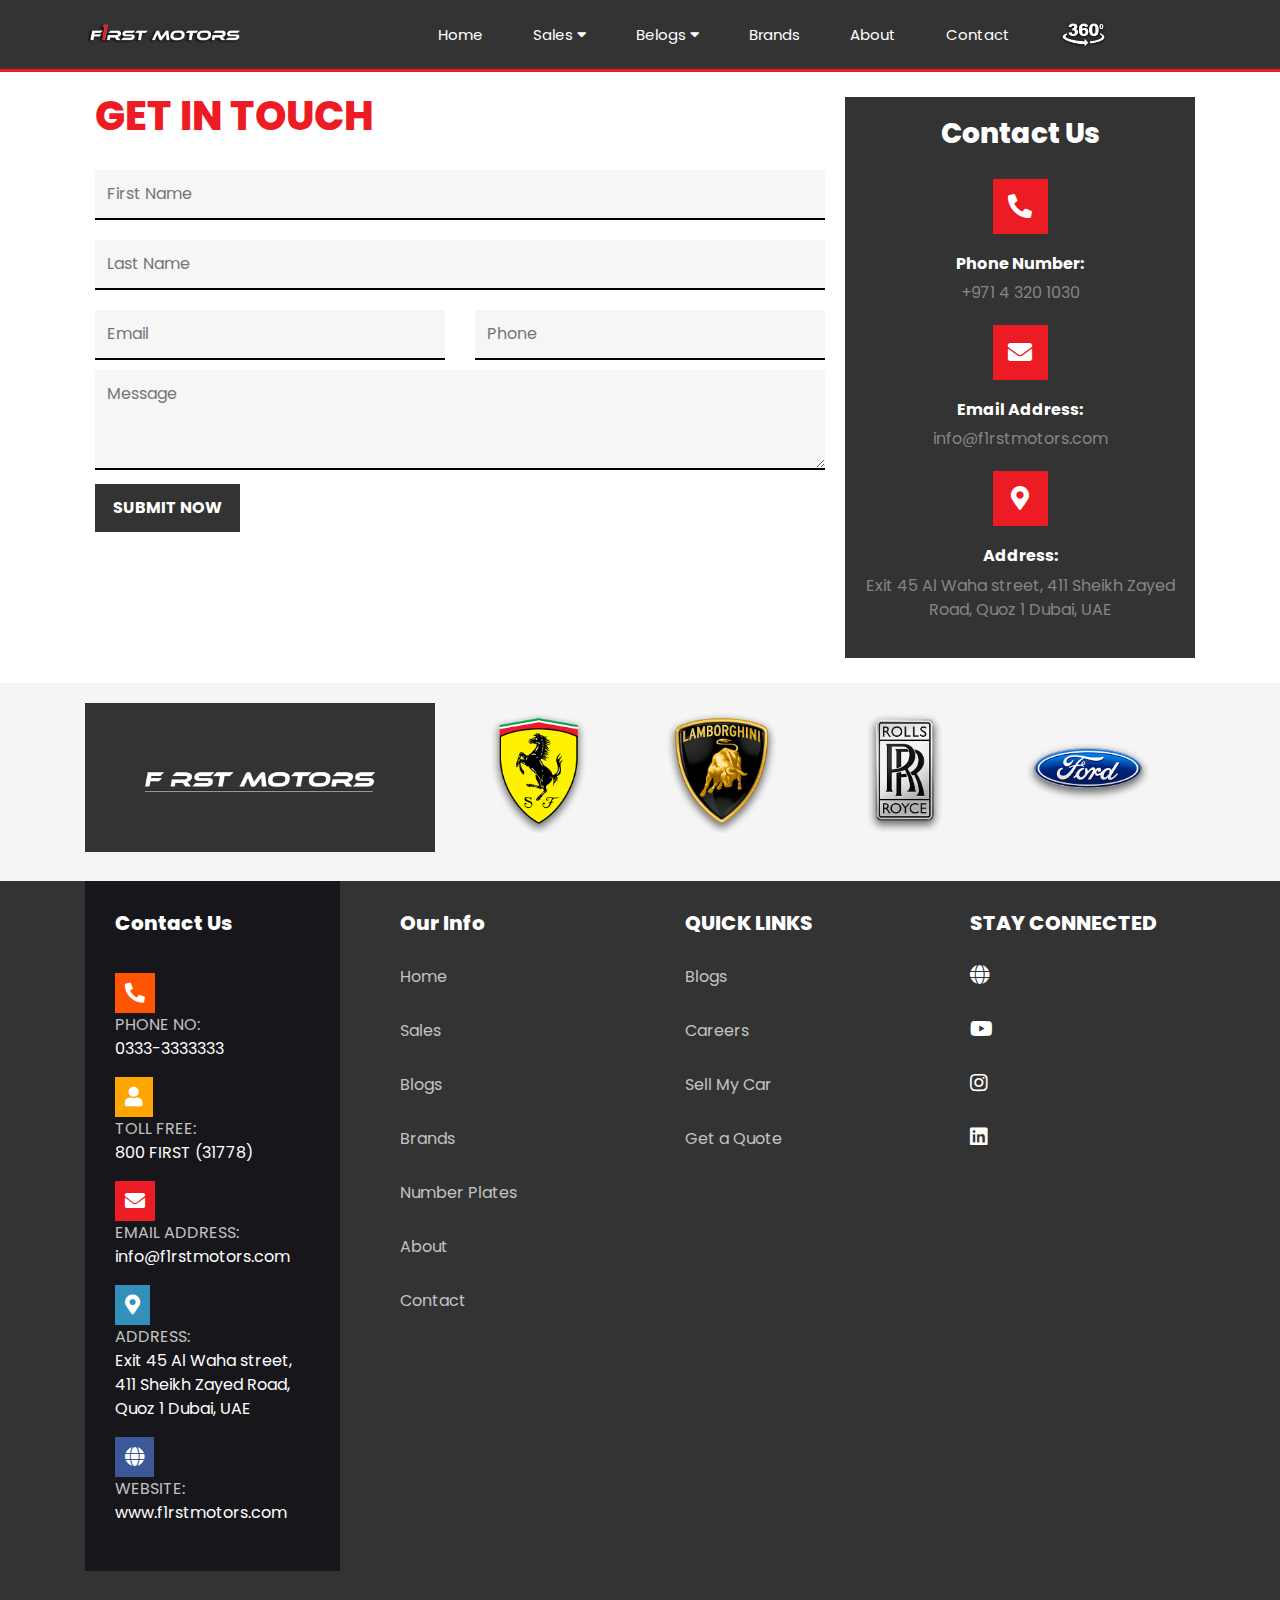
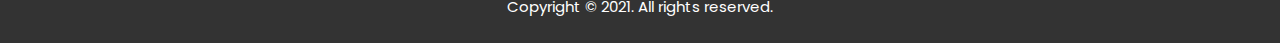
<file: First Motors/First Motors/Contact us.html>
<!DOCTYPE html>
<html lang="en">
    <head>
        <meta charset="UTF-8">
        <meta http-equiv="X-UA-Compatible" content="IE=edge">
        <meta name="viewport" content="width=device-width, initial-scale=1.0">
        <link rel="stylesheet" href="https://cdnjs.cloudflare.com/ajax/libs/font-awesome/5.11.1/css/all.min.css">
        <link rel="preconnect" href="https://fonts.googleapis.com">
        <link rel="preconnect" href="https://fonts.gstatic.com" crossorigin>
        <title>Contact Us</title>
        <link
            href="https://fonts.googleapis.com/css2?family=Poppins:ital,wght@0,100;0,200;0,300;0,400;0,500;0,600;0,700;0,800;0,900;1,100;1,200;1,300;1,400;1,500;1,600;1,700;1,800;1,900&display=swap"
            rel="stylesheet">
        <link rel="stylesheet" href="assets/css/slickslider.css">
        <link rel="stylesheet" href="assets/css/StyleSheet.css">
        <link rel="stylesheet" href="assets/css/Bootstrap.css">
        <link rel="stylesheet" href="assets/css/jQuery.js">
    </head>
<body>
    <!-- header start -->
    <header>
        <div class="container">
            <div class="row align-items-center">
                <div class="col-lg-2 col-md-4 col-sm-6 col-6">
                    <div class="logo">
                        <a href="Index.html"><img src="assets/images/header-main.png" alt="header-main"></a>
                    </div>
                </div>
                <div class="col-lg-10 col-md-8 col-sm-6 col-6">
                    <div class="nav-menu">
                        <nav>
                            <ul>
                                <li>
                                    <a href="Index.html">Home</a>
                                </li>
                                <li>
                                    <a href="#">Sales <i class="fas fa-caret-down"></i></a>
                                <ul> 
                                    <li><a href="Current Stock.html">Current Stock</a></li>
                                    <li><a href="Sold Stock.html">Sold Stock</a></li>
                                    <li><a href="Number Plates.html">Number Plates</a></li>
                                    <li><a href="Sell My Car.html">Sell My Car</a></li>
                                </ul>
                                </li>
                                <li>
                                    <a href="">Belogs <i class="fas fa-caret-down"></i></a>
                                    <ul> 
                                        <li><a href="Cars.html">Cars</a></li>
                                        <li><a href="News.html">News</a></li>
                                        <li><a href="F1rst Motors.html">F1rst Motors</a></li>
                                    </ul>
                                </li>
                                <li><a href="Brands.html">Brands</a></li>
                                <li><a href="About Us.html">About</a></li>
                                <li><a href="Contact us.html">Contact</a></li>
                            </ul>
                        </nav>
                        <div class="header-sub">
                            <img src="assets/images/header-360.png" alt="header-360">
                        </div>
                        <div class="mobile-nav-btn">
                            <i class="fas fa-bars"></i>
                        </div>
                    </div>
                </div>
            </div>
        </div>
    </header>
    <!-- header start -->

     <!-- Mobile navbar start -->
     <div class="mobile-navbar-main">
        <div class="mobile-navbar">
            <div class="close-btn">
                <i class="fa fa-times"></i>
            </div>
            <a class="mobile-logo" href="#">
                <img src="assets/images/F1RST-MOTORS-LOGO-1-1.png" alt="F1RST-MOTORS-LOGO-1-1">
            </a>
            <ul id="menu-main-menu-1" class="unstyled mainnav ">
                <li>
                    <a href="Index.html">Home</a>
                </li>
                <li>
                    <a href="About Us.html">Sales</a>
                </li>
                <li>
                    <a href="Services.html">Blogs</a>
                </li>
                <li>
                    <a href="Brands.html">Brands</a>
                </li>
                <li>
                    <a href="About Us.html">About</a>
                </li>
                <li>
                    <a href="Contact us.html">Contact</a>
                </li>
            </ul>
        </div>
    </div>
    <!-- Mobile navbar end -->

    <!-- contact-us sec start -->
    <section class="contact-us-sec">
        <div class="container">
            <div class="row">
                <div class="col-lg-8 col-md-12 col-sm-12">
                    <div class="main-content">
                        <h1>GET IN TOUCH</h1>
                    </div>
                    <div class="sub-content">
                    <div class="row">
                        <div class="col-lg-12 col-md-12 col-sm-12">
                            <input type="text" placeholder="First Name">
                        </div>
                        <div class="col-lg-12 col-md-12 col-sm-12">
                            <input type="text" placeholder="Last Name">
                        </div>
                        <div class="col-lg-6 col-md-12 col-sm-12">
                            <input type="email" placeholder="Email">
                        </div>
                        <div class="col-lg-6 col-md-12 col-sm-12">
                            <input type="tel" placeholder="Phone">
                        </div>
                        <div class="col-lg-12 col-md-12 col-sm-12">
                            <textarea name="your message" placeholder="Message" cols="40" rows="10"></textarea>
                        </div>
                        <div class="btn">
                            <button>
                                <a href="#">SUBMIT NOW</a>
                            </button>
                        </div>
                    </div>
                    </div>
                </div>
                <div class="col-lg-4 col-md-12 col-sm-12">
                     <div class="main-box">
                        <h3>Contact Us</h3>
                        <ul>
                            <li>
                                <i class="fas fa-phone-alt"></i>
                                <h6>Phone Number:</h6>
                                <span>
                                    <a href="#">+971 4 320 1030</a>
                                </span>
                            </li>
                            <li>
                                <i class="fas fa-envelope"></i>
                                <h6>Email Address:</h6>
                                <span>
                                    <a href="#">info@f1rstmotors.com</a>
                                </span>
                            </li>
                            <li>
                                <i class="fas fa-map-marker-alt"></i>
                                <h6>Address:</h6>
                                <span>
                                    <a href="#">Exit 45 Al Waha street, 411 Sheikh Zayed Road, Quoz 1 Dubai, UAE</a>
                                </span>
                            </li>
                        </ul>
                     </div>
                </div>
            </div>
        </div>
    </section>
     <!-- contact-us sec end -->

     <!-- Brands sec start -->
    <section class="brand-sec">
        <div class="container">
            <div class="row">
                <div class="col-lg-4 col-md-12 col-sm-12">
                    <div class="main-img">
                        <img src="assets/images/F1RST-MOTORS-LOGO-1-1.png" alt="F1RST-MOTORS-LOGO-1-1">
                    </div>
                </div>
                    <div class="col-lg-8 col-md-12 col-sm-12">
                    <div class="sub-img">
                        <ul class="brands-slider">
                            <li>
                                <a href="#"><img src="assets/images/img-1.png" alt="img-1"></a>
                            </li>
                            <li>
                                <a href="#"><img src="assets/images/img-2.png" alt="img-2"></a>
                            </li>
                            <li>
                                <a href="#"><img src="assets/images/img-3.png" alt="img-3"></a>
                            </li>
                            <li>
                                <a href="#"><img src="assets/images/img-4.png" alt="img-4"></a>
                            </li>
                            <li>
                                <a href="#"><img src="assets/images/img-5.png" alt="img-5"></a>
                            </li>
                            <li>
                                <a href="#"><img src="assets/images/img-6.png" alt="img-6"></a>
                            </li>
                            <li>
                                <a href="#"><img src="assets/images/img-7.png" alt="img-7"></a>
                            </li>
                            <li>
                                <a href="#"><img src="assets/images/img-8.png" alt="img-8"></a>
                            </li>
                            <li>
                                <a href="#"><img src="assets/images/img-9.png" alt="img-9"></a>
                            </li>
                            <li>
                                <a href="#"><img src="assets/images/img-10.png" alt="img-10"></a>
                            </li>
                            <li>
                                <a href="#"><img src="assets/images/img-11.png" alt="img-11"></a>
                            </li>
                            <li>
                                <a href="#"><img src="assets/images/img-12.png" alt="img-12"></a>
                            </li>
                            <li>
                                <a href="#"><img src="assets/images/img-13.png" alt="img-13"></a>
                            </li>
                            <li>
                                <a href="#"><img src="assets/images/img-14.png" alt="img-14"></a>
                            </li>
                            <li>
                                <a href="#"><img src="assets/images/img-15.png" alt="img-15"></a>
                            </li>
                            <li>
                                <a href="#"><img src="assets/images/img-16.png" alt="img-16"></a>
                            </li>
                            <li>
                                <a href="#"><img src="assets/images/img-17.png" alt="img-17"></a>
                            </li>
                            <li>
                                <a href="#"><img src="assets/images/img-18.png" alt="img-18"></a>
                            </li>
                        </ul>
                    </div>
                </div>
            </div>
        </div>
    </section>
    <!-- Brands sec start -->

     <!-- footer sec start -->
     <footer>
        <div class="container">
            <div class="row">
                <div class="col-lg-3 col-md-12 col-sm-12">
                    <div class="our-contact">
                    <div class="main-heading">
                        <h5>Contact Us</h5>
                    </div>
                <ul>
                    <div class="icons">
                        <i class="fas fa-phone-alt"></i>
                </div>
                    <li>
                        <span>PHONE NO:</span>
                        <p><a href="#">0333-3333333</a></p>
                    </li>
                <div class="icons-2">
                    <i class="fas fa-user"></i>
                </div>
                    <li>
                        <span>TOLL FREE:</span>
                        <p><a href="#">800 FIRST (31778)</a></p>
                            </li>
                <div class="icons-3">
                        <i class="fas fa-envelope"></i>
                </div>
                    <li>
                        <span>EMAIL ADDRESS:</span>
                        <p><a href="#">info@f1rstmotors.com</a></p>
                    </li>
                    <div class="icons-4">
                        <i class="fas fa-map-marker-alt"></i>
                </div>
                    <li>
                        <span>ADDRESS:</span>
                        <p><a href="#">Exit 45 Al Waha street, 411 Sheikh Zayed Road, Quoz 1 Dubai, UAE</a></p>
                    </li>
                    <div class="icons-5">
                        <i class="fas fa-globe"></i>
                </div>
                    <li>
                        <span>WEBSITE:</span>
                        <p><a href="#">www.f1rstmotors.com</a></p>
                    </li>
                </ul>
                </div>
                </div>
            <div class="col-lg-3 col-md-12 col-sm-12">
                <div class="our-info">
                <div class="main-heading">
                    <h5>Our Info</h5>
                </div>
                <ul>
                    <li>
                        <a href="#">Home</a>
                    </li>
                    <li>
                        <a href="#">Sales</a>
                    </li>
                    <li>
                        <a href="#">Blogs</a>
                    </li>
                    <li>
                        <a href="#">Brands</a>
                    </li>
                    <li>
                        <a href="#">Number Plates</a>
                    </li>
                    <li>
                        <a href="#">About</a>
                    </li>
                    <li>
                        <a href="#">Contact</a>
                    </li>
                </ul>
            </div>
            </div>
            <div class="col-lg-3 col-md-12 col-sm-12">
                <div class="quick-link">
                    <div class="main-heading">
                        <h5>QUICK LINKS</h5>
                        <ul>
                            <li>
                                <a href="Blogs.html">Blogs</a>
                            </li>
                            <li>
                                <a href="career.html">Careers</a>
                            </li>
                            <li>
                                <a href="Sell My Car.html">Sell My Car</a>
                            </li>
                            <li>
                                <a href="Get-a-quote.html">Get a Quote</a>
                            </li>
                        </ul>
                    </div>
                </div>
            </div>
                <div class="col-lg-3 col-md-12 col-sm-12">
                <div class="stay-connect">
                    <div class="main-heading">
                        <h5>STAY CONNECTED</h5>
                    </div>
                    <ul>
                        <li>
                            <a href="#">
                                <i class="fas fa-globe"></i>
                            </a>
                        </li>
                        <li>
                            <a href="#">
                                <i class="fab fa-youtube"></i>
                            </a>
                        </li>
                        <li>
                            <a href="#">
                                <i class="fab fa-instagram"></i>
                            </a>
                        </li>
                        <li>
                            <a href="#">
                                <i class="fab fa-linkedin"></i>
                            </a>
                        </li>
                    </ul>
                </div>
            </div>
            <div class="col-lg-12">
                <div class="parag">
                    <p>Copyright © 2021. All rights reserved.</p>
                </div>
            </div>
        </div>
        </div>
        </div>
    </footer>
    <!-- footer sec start -->

    <script src="https://ajax.googleapis.com/ajax/libs/jquery/3.6.0/jquery.min.js"></script>
    <!-- <script src="https://code.jquery.com/>jquery-3.4.1.js"></script> -->
    <script src="assets/css/jQuery.js"></script>
</body>
</html>
</file>
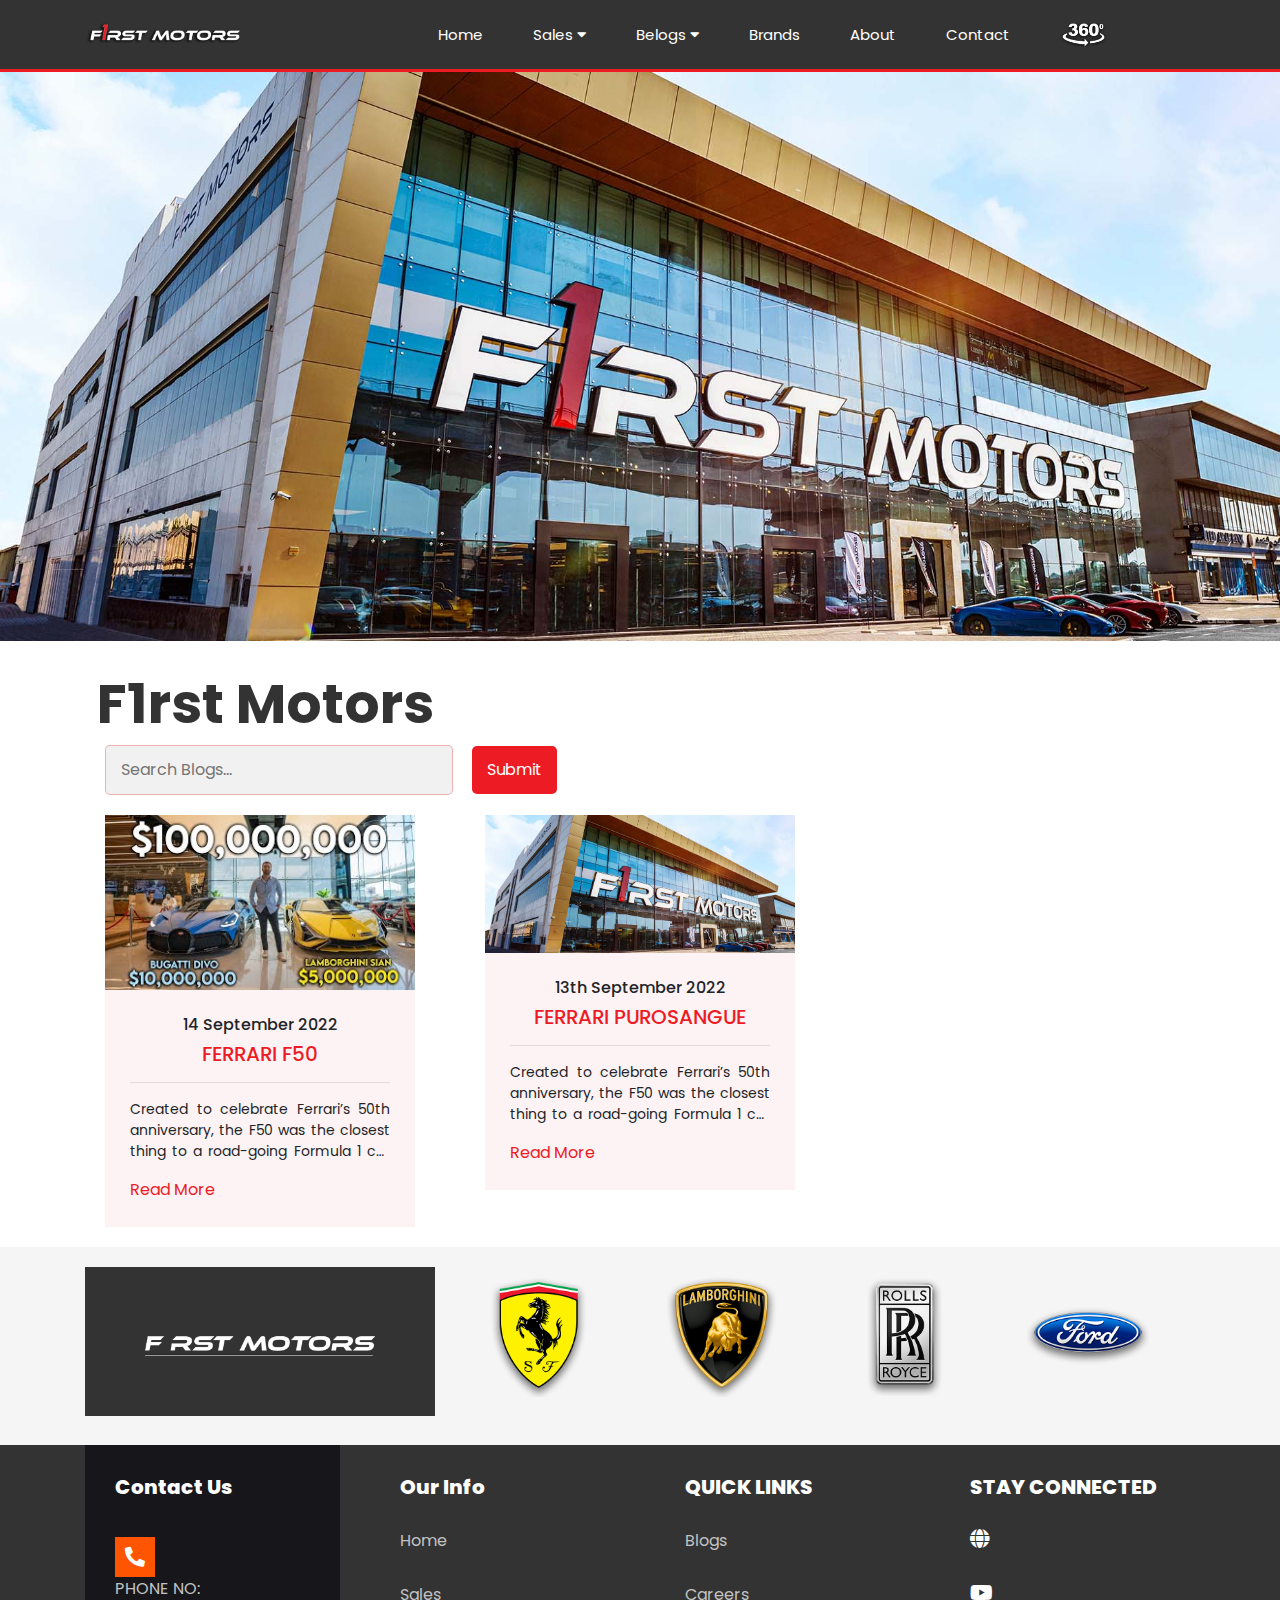
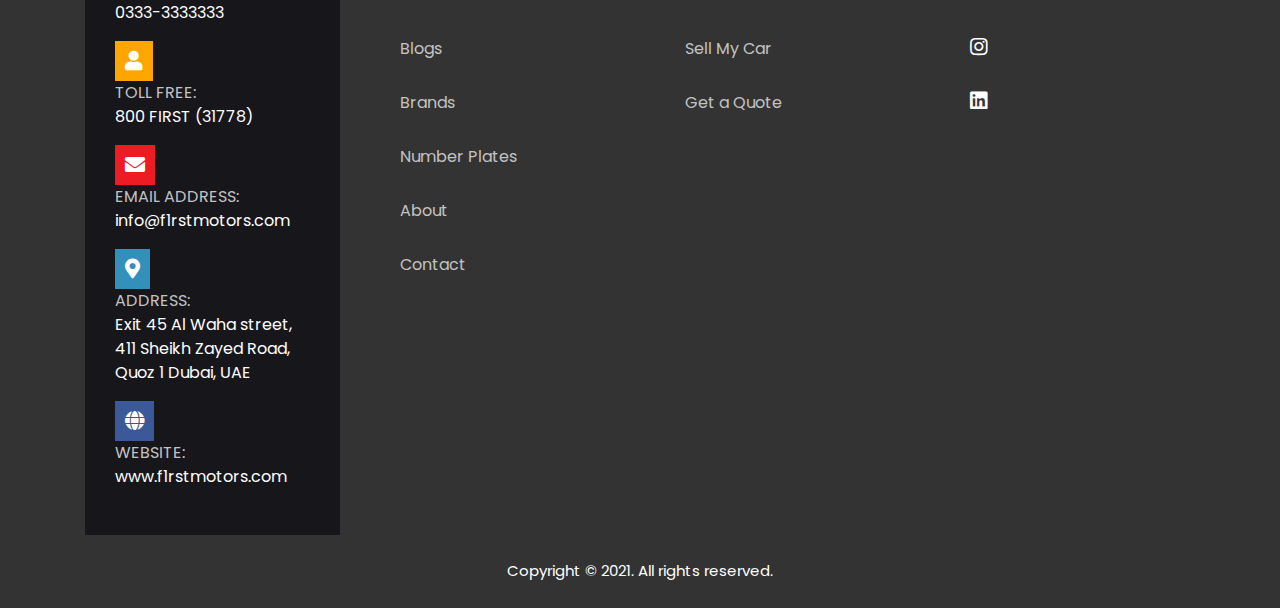
<file: First Motors/First Motors/F1rst Motors.html>
<!DOCTYPE html>
<html lang="en">
    <head>
        <meta charset="UTF-8">
        <meta http-equiv="X-UA-Compatible" content="IE=edge">
        <meta name="viewport" content="width=device-width, initial-scale=1.0">
        <link rel="stylesheet" href="https://cdnjs.cloudflare.com/ajax/libs/font-awesome/5.11.1/css/all.min.css">
        <link rel="preconnect" href="https://fonts.googleapis.com">
        <link rel="preconnect" href="https://fonts.gstatic.com" crossorigin>
        <title>F1rst Motors</title>
        <link
            href="https://fonts.googleapis.com/css2?family=Poppins:ital,wght@0,100;0,200;0,300;0,400;0,500;0,600;0,700;0,800;0,900;1,100;1,200;1,300;1,400;1,500;1,600;1,700;1,800;1,900&display=swap"
            rel="stylesheet">
        <link rel="stylesheet" href="assets/css/slickslider.css">
        <link rel="stylesheet" href="assets/css/StyleSheet.css">
        <link rel="stylesheet" href="assets/css/Bootstrap.css">
        <link rel="stylesheet" href="assets/css/jQuery.js">
    </head>
<body>

     <!-- header start -->
    <header>
        <div class="container">
            <div class="row align-items-center">
                <div class="col-lg-2 col-md-4 col-sm-6 col-6">
                    <div class="logo">
                        <a href="Index.html"><img src="assets/images/header-main.png" alt="header-main"></a>
                    </div>
                </div>
                <div class="col-lg-10 col-md-8 col-sm-6 col-6">
                    <div class="nav-menu">
                        <nav>
                            <ul>
                                <li>
                                    <a href="Index.html">Home</a>
                                </li>
                                <li>
                                    <a href="#">Sales <i class="fas fa-caret-down"></i></a>
                                <ul> 
                                    <li><a href="Current Stock.html">Current Stock</a></li>
                                    <li><a href="Sold Stock.html">Sold Stock</a></li>
                                    <li><a href="Number Plates.html">Number Plates</a></li>
                                    <li><a href="Sell My Car.html">Sell My Car</a></li>
                                </ul>
                                </li>
                                <li>
                                    <a href="">Belogs <i class="fas fa-caret-down"></i></a>
                                    <ul> 
                                        <li><a href="Cars.html">Cars</a></li>
                                        <li><a href="News.html">News</a></li>
                                        <li><a href="F1rst Motors.html">F1rst Motors</a></li>
                                    </ul>
                                </li>
                                <li><a href="Brands.html">Brands</a></li>
                                <li><a href="About Us.html">About</a></li>
                                <li><a href="Contact us.html">Contact</a></li>
                            </ul>
                        </nav>
                        <div class="header-sub">
                            <img src="assets/images/header-360.png" alt="header-360">
                        </div>
                        <div class="mobile-nav-btn">
                            <i class="fas fa-bars"></i>
                        </div>
                    </div>
                </div>
            </div>
        </div>
    </header>
    <!-- header start -->

     <!-- Mobile navbar start -->
     <div class="mobile-navbar-main">
        <div class="mobile-navbar">
            <div class="close-btn">
                <i class="fa fa-times"></i>
            </div>
            <a class="mobile-logo" href="#">
                <img src="assets/images/F1RST-MOTORS-LOGO-1-1.png" alt="F1RST-MOTORS-LOGO-1-1">
            </a>
            <ul id="menu-main-menu-1" class="unstyled mainnav ">
                <li>
                    <a href="Index.html">Home</a>
                </li>
                <li>
                    <a href="About Us.html">Sales</a>
                </li>
                <li>
                    <a href="Services.html">Blogs</a>
                </li>
                <li>
                    <a href="Brands.html">Brands</a>
                </li>
                <li>
                    <a href="About Us.html">About</a>
                </li>
                <li>
                    <a href="Contact us.html">Contact</a>
                </li>
            </ul>
        </div>
    </div>
    <!-- Mobile navbar end -->

     <!-- F1rst-motors sec start -->
     <section class="cars-sec">
        <div class="banner-img">
            <img src="assets/images/cars-banner.jpg" alt="cars-banner">
        </div>
        <div class="container">
            <div class="main-content">
                <h1>F1rst Motors</h1>
                <div class="sub-content">
                    <input type="text" placeholder="Search Blogs...">
                    <button>Submit</button>
                </div>
            </div>
            <div class="row">
                <div class="col-lg-4 col-md-4 col-sm-6">
                    <div class="cards">
                        <div class="main-img">
                            <img src="assets/images/F1rst.jpeg" alt="F1rst">
                        </div>
                        <div class="content">
                            <h6>14 September 2022</h6>
                            <h1>FERRARI F50</h1>
                            <hr>
                            <p>Created to celebrate Ferrari’s 50th anniversary, the F50 was the closest thing to a
                                road-going Formula 1 car the company had ever built. Given its uncompromising, purist
                                approach to high performance, the F50 was devoid of power steering, power assisted
                                braking and ABS, but made extensive use of sophisticated composite materials, F1-style
                                construction technology and aerodynamics.</p>
                            <a href="#">Read More</a>
                        </div>
                    </div>
                </div>
                <div class="col-lg-4 col-md-4 col-sm-6">
                    <div class="cards">
                        <div class="main-img">
                            <img src="assets/images/cars-banner.jpg" alt="cars-banner">
                        </div>
                        <div class="content">
                            <h6>13th September 2022</h6>
                            <h1>FERRARI PUROSANGUE</h1>
                            <hr>
                            <p>Created to celebrate Ferrari’s 50th anniversary, the F50 was the closest thing to a
                                road-going Formula 1 car the company had ever built. Given its uncompromising, purist
                                approach to high performance, the F50 was devoid of power steering, power assisted
                                braking and ABS, but made extensive use of sophisticated composite materials, F1-style
                                construction technology and aerodynamics.</p>
                            <a href="#">Read More</a>
                        </div>
                    </div>
                </div>
            </div>
        </div>
    </section>
     <!-- F1rst-motors sec start -->

    <!-- Brands sec start -->
    <section class="brand-sec">
        <div class="container">
            <div class="row">
                <div class="col-lg-4 col-md-12 col-sm-12">
                    <div class="main-img">
                        <img src="assets/images/F1RST-MOTORS-LOGO-1-1.png" alt="F1RST-MOTORS-LOGO-1-1">
                    </div>
                </div>
                    <div class="col-lg-8 col-md-12 col-sm-12">
                    <div class="sub-img">
                        <ul class="brands-slider">
                            <li>
                                <a href="#"><img src="assets/images/img-1.png" alt="img-1"></a>
                            </li>
                            <li>
                                <a href="#"><img src="assets/images/img-2.png" alt="img-2"></a>
                            </li>
                            <li>
                                <a href="#"><img src="assets/images/img-3.png" alt="img-3"></a>
                            </li>
                            <li>
                                <a href="#"><img src="assets/images/img-4.png" alt="img-4"></a>
                            </li>
                            <li>
                                <a href="#"><img src="assets/images/img-5.png" alt="img-5"></a>
                            </li>
                            <li>
                                <a href="#"><img src="assets/images/img-6.png" alt="img-6"></a>
                            </li>
                            <li>
                                <a href="#"><img src="assets/images/img-7.png" alt="img-7"></a>
                            </li>
                            <li>
                                <a href="#"><img src="assets/images/img-8.png" alt="img-8"></a>
                            </li>
                            <li>
                                <a href="#"><img src="assets/images/img-9.png" alt="img-9"></a>
                            </li>
                            <li>
                                <a href="#"><img src="assets/images/img-10.png" alt="img-10"></a>
                            </li>
                            <li>
                                <a href="#"><img src="assets/images/img-11.png" alt="img-11"></a>
                            </li>
                            <li>
                                <a href="#"><img src="assets/images/img-12.png" alt="img-12"></a>
                            </li>
                            <li>
                                <a href="#"><img src="assets/images/img-13.png" alt="img-13"></a>
                            </li>
                            <li>
                                <a href="#"><img src="assets/images/img-14.png" alt="img-14"></a>
                            </li>
                            <li>
                                <a href="#"><img src="assets/images/img-15.png" alt="img-15"></a>
                            </li>
                            <li>
                                <a href="#"><img src="assets/images/img-16.png" alt="img-16"></a>
                            </li>
                            <li>
                                <a href="#"><img src="assets/images/img-17.png" alt="img-17"></a>
                            </li>
                            <li>
                                <a href="#"><img src="assets/images/img-18.png" alt="img-18"></a>
                            </li>
                        </ul>
                    </div>
                </div>
            </div>
        </div>
    </section>
    <!-- Brands sec start -->

    <!-- footer sec start -->
    <footer>
        <div class="container">
            <div class="row">
                <div class="col-lg-3 col-md-12 col-sm-12">
                    <div class="our-contact">
                        <div class="main-heading">
                            <h5>Contact Us</h5>
                        </div>
                        <ul>
                            <div class="icons">
                                <i class="fas fa-phone-alt"></i>
                            </div>
                            <li>
                                <span>PHONE NO:</span>
                                <p><a href="#">0333-3333333</a></p>
                            </li>
                            <div class="icons-2">
                                <i class="fas fa-user"></i>
                            </div>
                            <li>
                                <span>TOLL FREE:</span>
                                <p><a href="#">800 FIRST (31778)</a></p>
                            </li>
                            <div class="icons-3">
                                <i class="fas fa-envelope"></i>
                            </div>
                            <li>
                                <span>EMAIL ADDRESS:</span>
                                <p><a href="#">info@f1rstmotors.com</a></p>
                            </li>
                            <div class="icons-4">
                                <i class="fas fa-map-marker-alt"></i>
                            </div>
                            <li>
                                <span>ADDRESS:</span>
                                <p><a href="#">Exit 45 Al Waha street, 411 Sheikh Zayed Road, Quoz 1 Dubai, UAE</a></p>
                            </li>
                            <div class="icons-5">
                                <i class="fas fa-globe"></i>
                            </div>
                            <li>
                                <span>WEBSITE:</span>
                                <p><a href="#">www.f1rstmotors.com</a></p>
                            </li>
                        </ul>
                    </div>
                </div>
                <div class="col-lg-3 col-md-12 col-sm-12">
                    <div class="our-info">
                        <div class="main-heading">
                            <h5>Our Info</h5>
                        </div>
                        <ul>
                            <li>
                                <a href="#">Home</a>
                            </li>
                            <li>
                                <a href="#">Sales</a>
                            </li>
                            <li>
                                <a href="#">Blogs</a>
                            </li>
                            <li>
                                <a href="#">Brands</a>
                            </li>
                            <li>
                                <a href="#">Number Plates</a>
                            </li>
                            <li>
                                <a href="#">About</a>
                            </li>
                            <li>
                                <a href="#">Contact</a>
                            </li>
                        </ul>
                    </div>
                </div>
                <div class="col-lg-3 col-md-12 col-sm-12">
                    <div class="quick-link">
                        <div class="main-heading">
                            <h5>QUICK LINKS</h5>
                            <ul>
                                <li>
                                    <a href="Blogs.html">Blogs</a>
                                </li>
                                <li>
                                    <a href="career.html">Careers</a>
                                </li>
                                <li>
                                    <a href="Sell My Car.html">Sell My Car</a>
                                </li>
                                <li>
                                    <a href="Get-a-quote.html">Get a Quote</a>
                                </li>
                            </ul>
                        </div>
                    </div>
                </div>
                <div class="col-lg-3 col-md-12 col-sm-12">
                    <div class="stay-connect">
                        <div class="main-heading">
                            <h5>STAY CONNECTED</h5>
                        </div>
                        <ul>
                            <li>
                                <a href="#">
                                    <i class="fas fa-globe"></i>
                                </a>
                            </li>
                            <li>
                                <a href="#">
                                    <i class="fab fa-youtube"></i>
                                </a>
                            </li>
                            <li>
                                <a href="#">
                                    <i class="fab fa-instagram"></i>
                                </a>
                            </li>
                            <li>
                                <a href="#">
                                    <i class="fab fa-linkedin"></i>
                                </a>
                            </li>
                        </ul>
                    </div>
                </div>
                <div class="col-lg-12">
                    <div class="parag">
                        <p>Copyright © 2021. All rights reserved.</p>
                    </div>
                </div>
            </div>
        </div>
        </div>
    </footer>
    <!-- footer sec start -->

    <script src="https://ajax.googleapis.com/ajax/libs/jquery/3.6.0/jquery.min.js"></script>
    <!-- <script src="https://code.jquery.com/>jquery-3.4.1.js"></script> -->
    <script src="assets/css/jQuery.js"></script>
</body>
</html>
</file>
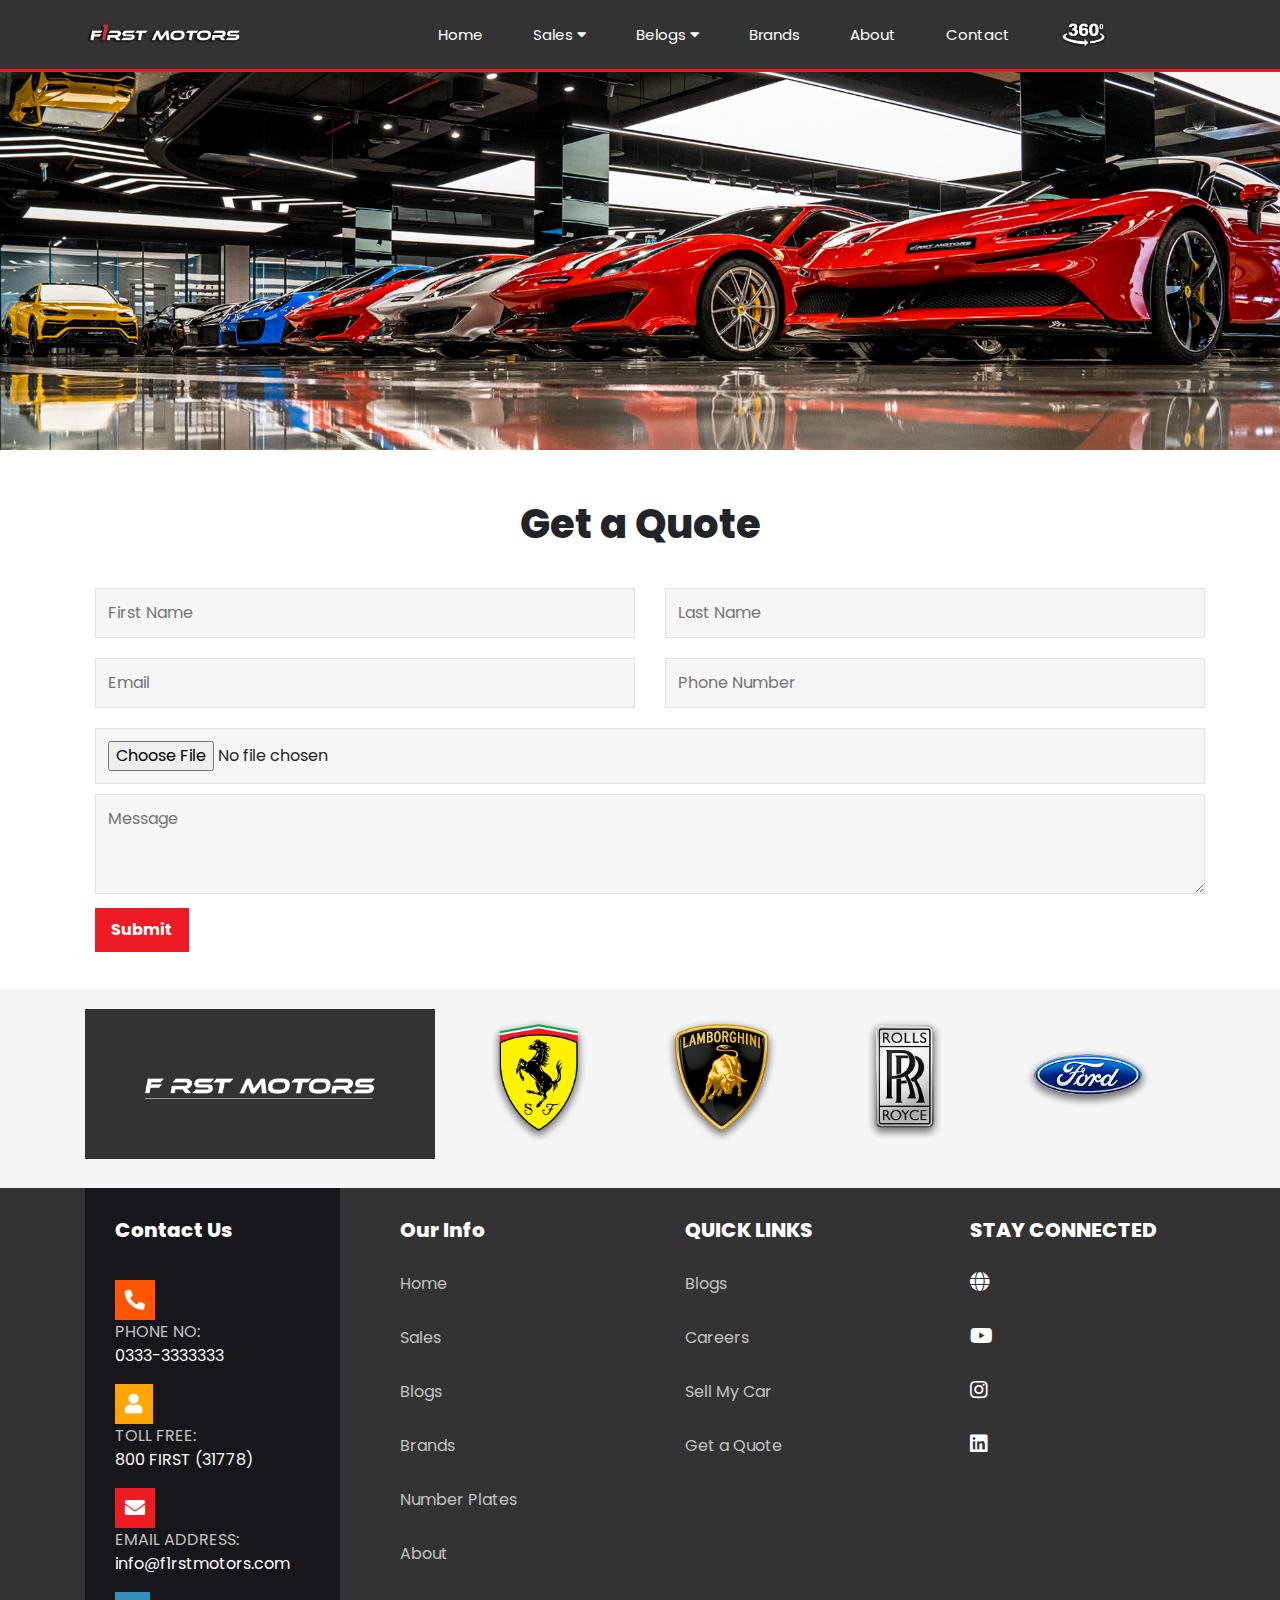
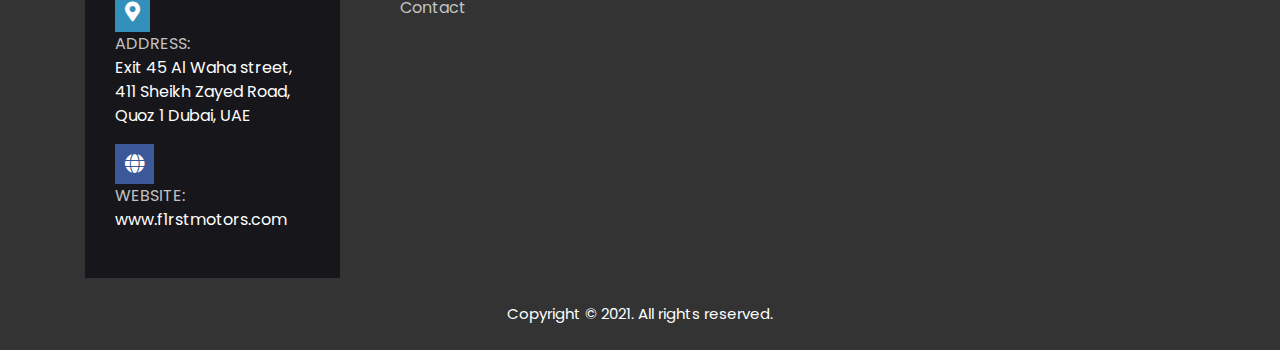
<file: First Motors/First Motors/Get-a-quote.html>
<!DOCTYPE html>
<html lang="en">
    <head>
        <meta charset="UTF-8">
        <meta http-equiv="X-UA-Compatible" content="IE=edge">
        <meta name="viewport" content="width=device-width, initial-scale=1.0">
        <link rel="stylesheet" href="https://cdnjs.cloudflare.com/ajax/libs/font-awesome/5.11.1/css/all.min.css">
        <link rel="preconnect" href="https://fonts.googleapis.com">
        <link rel="preconnect" href="https://fonts.gstatic.com" crossorigin>
        <title>Get a Quote</title>
        <link
            href="https://fonts.googleapis.com/css2?family=Poppins:ital,wght@0,100;0,200;0,300;0,400;0,500;0,600;0,700;0,800;0,900;1,100;1,200;1,300;1,400;1,500;1,600;1,700;1,800;1,900&display=swap"
            rel="stylesheet">
        <link rel="stylesheet" href="assets/css/slickslider.css">
        <link rel="stylesheet" href="assets/css/StyleSheet.css">
        <link rel="stylesheet" href="assets/css/Bootstrap.css">
        <link rel="stylesheet" href="assets/css/jQuery.js">
    </head>
<body>
     <!-- header start -->
    <header>
        <div class="container">
            <div class="row align-items-center">
                <div class="col-lg-2 col-md-4 col-sm-6 col-6">
                    <div class="logo">
                        <a href="Index.html"><img src="assets/images/header-main.png" alt="header-main"></a>
                    </div>
                </div>
                <div class="col-lg-10 col-md-8 col-sm-6 col-6">
                    <div class="nav-menu">
                        <nav>
                            <ul>
                                <li>
                                    <a href="Index.html">Home</a>
                                </li>
                                <li>
                                    <a href="#">Sales <i class="fas fa-caret-down"></i></a>
                                <ul> 
                                    <li><a href="Current Stock.html">Current Stock</a></li>
                                    <li><a href="Sold Stock.html">Sold Stock</a></li>
                                    <li><a href="Number Plates.html">Number Plates</a></li>
                                    <li><a href="Sell My Car.html">Sell My Car</a></li>
                                </ul>
                                </li>
                                <li>
                                    <a href="">Belogs <i class="fas fa-caret-down"></i></a>
                                    <ul> 
                                        <li><a href="Cars.html">Cars</a></li>
                                        <li><a href="News.html">News</a></li>
                                        <li><a href="F1rst Motors.html">F1rst Motors</a></li>
                                    </ul>
                                </li>
                                <li><a href="Brands.html">Brands</a></li>
                                <li><a href="About Us.html">About</a></li>
                                <li><a href="Contact us.html">Contact</a></li>
                            </ul>
                        </nav>
                        <div class="header-sub">
                            <img src="assets/images/header-360.png" alt="header-360">
                        </div>
                        <div class="mobile-nav-btn">
                            <i class="fas fa-bars"></i>
                        </div>
                    </div>
                </div>
            </div>
        </div>
    </header>
    <!-- header start -->

     <!-- Mobile navbar start -->
     <div class="mobile-navbar-main">
        <div class="mobile-navbar">
            <div class="close-btn">
                <i class="fa fa-times"></i>
            </div>
            <a class="mobile-logo" href="#">
                <img src="assets/images/F1RST-MOTORS-LOGO-1-1.png" alt="F1RST-MOTORS-LOGO-1-1">
            </a>
            <ul id="menu-main-menu-1" class="unstyled mainnav ">
                <li>
                    <a href="Index.html">Home</a>
                </li>
                <li>
                    <a href="About Us.html">Sales</a>
                </li>
                <li>
                    <a href="Services.html">Blogs</a>
                </li>
                <li>
                    <a href="Brands.html">Brands</a>
                </li>
                <li>
                    <a href="About Us.html">About</a>
                </li>
                <li>
                    <a href="Contact us.html">Contact</a>
                </li>
            </ul>
        </div>
    </div>
    <!-- Mobile navbar end -->

    <!-- home-page-sec start -->
    <section class="sell-my-car-sec">
        <div class="img-content">
            <img src="assets/images/my-car_banner_img4.jpg" alt="my-car_banner_img4">
        </div>
        <div class="container">
            <div class="main-content">
                <h1>Get a Quote</h1>
            </div>
            <div class="form-sec">
                <div class="main">
                    <div class="row">
                        <div class="col-lg-6 col-md-12 col-sm-12">
                            <input type="" name="First Name" placeholder="First Name">
                        </div>
                        <div class="col-lg-6 col-md-12 col-sm-12">
                            <input type="" name="Last Name" placeholder="Last Name">
                        </div>
                        <div class="col-lg-6 col-md-12 col-sm-12">
                            <input type="" name="Email" placeholder="Email">
                        </div>
                        <div class="col-lg-6 col-md-12 col-sm-12">
                            <input type="" name="Phone Number" placeholder="Phone Number">
                        </div>
                        <div class="col-lg-12 col-md-12 col-sm-12">
                            <input class="file" type="file" name="file" aria-required="true" aria-invalid="false">
                        </div>
                        <div class="col-lg-12 col-md-12 col-sm-12">
                            <textarea name="your message" placeholder="Message" cols="40" rows="10"></textarea>
                        </div>
                        <div class="btn">
                            <button><a href="#">Submit</a></button>
                        </div>
                    </div>
                </div>
            </div>
        </div>
    </section>
    <!-- home-page-sec end -->

    <!-- Brands sec start -->
    <section class="brand-sec">
        <div class="container">
            <div class="row">
                <div class="col-lg-4 col-md-12 col-sm-12">
                    <div class="main-img">
                        <img src="assets/images/F1RST-MOTORS-LOGO-1-1.png" alt="F1RST-MOTORS-LOGO-1-1">
                    </div>
                </div>
                    <div class="col-lg-8 col-md-12 col-sm-12">
                    <div class="sub-img">
                        <ul class="brands-slider">
                            <li>
                                <a href="#"><img src="assets/images/img-1.png" alt="img-1"></a>
                            </li>
                            <li>
                                <a href="#"><img src="assets/images/img-2.png" alt="img-2"></a>
                            </li>
                            <li>
                                <a href="#"><img src="assets/images/img-3.png" alt="img-3"></a>
                            </li>
                            <li>
                                <a href="#"><img src="assets/images/img-4.png" alt="img-4"></a>
                            </li>
                            <li>
                                <a href="#"><img src="assets/images/img-5.png" alt="img-5"></a>
                            </li>
                            <li>
                                <a href="#"><img src="assets/images/img-6.png" alt="img-6"></a>
                            </li>
                            <li>
                                <a href="#"><img src="assets/images/img-7.png" alt="img-7"></a>
                            </li>
                            <li>
                                <a href="#"><img src="assets/images/img-8.png" alt="img-8"></a>
                            </li>
                            <li>
                                <a href="#"><img src="assets/images/img-9.png" alt="img-9"></a>
                            </li>
                            <li>
                                <a href="#"><img src="assets/images/img-10.png" alt="img-10"></a>
                            </li>
                            <li>
                                <a href="#"><img src="assets/images/img-11.png" alt="img-11"></a>
                            </li>
                            <li>
                                <a href="#"><img src="assets/images/img-12.png" alt="img-12"></a>
                            </li>
                            <li>
                                <a href="#"><img src="assets/images/img-13.png" alt="img-13"></a>
                            </li>
                            <li>
                                <a href="#"><img src="assets/images/img-14.png" alt="img-14"></a>
                            </li>
                            <li>
                                <a href="#"><img src="assets/images/img-15.png" alt="img-15"></a>
                            </li>
                            <li>
                                <a href="#"><img src="assets/images/img-16.png" alt="img-16"></a>
                            </li>
                            <li>
                                <a href="#"><img src="assets/images/img-17.png" alt="img-17"></a>
                            </li>
                            <li>
                                <a href="#"><img src="assets/images/img-18.png" alt="img-18"></a>
                            </li>
                        </ul>
                    </div>
                </div>
            </div>
        </div>
    </section>
    <!-- Brands sec start -->

    <!-- footer sec start -->
    <footer>
        <div class="container">
            <div class="row">
                <div class="col-lg-3 col-md-12 col-sm-12">
                    <div class="our-contact">
                        <div class="main-heading">
                            <h5>Contact Us</h5>
                        </div>
                        <ul>
                            <div class="icons">
                                <i class="fas fa-phone-alt"></i>
                            </div>
                            <li>
                                <span>PHONE NO:</span>
                                <p><a href="#">0333-3333333</a></p>
                            </li>
                            <div class="icons-2">
                                <i class="fas fa-user"></i>
                            </div>
                            <li>
                                <span>TOLL FREE:</span>
                                <p><a href="#">800 FIRST (31778)</a></p>
                            </li>
                            <div class="icons-3">
                                <i class="fas fa-envelope"></i>
                            </div>
                            <li>
                                <span>EMAIL ADDRESS:</span>
                                <p><a href="#">info@f1rstmotors.com</a></p>
                            </li>
                            <div class="icons-4">
                                <i class="fas fa-map-marker-alt"></i>
                            </div>
                            <li>
                                <span>ADDRESS:</span>
                                <p><a href="#">Exit 45 Al Waha street, 411 Sheikh Zayed Road, Quoz 1 Dubai, UAE</a></p>
                            </li>
                            <div class="icons-5">
                                <i class="fas fa-globe"></i>
                            </div>
                            <li>
                                <span>WEBSITE:</span>
                                <p><a href="#">www.f1rstmotors.com</a></p>
                            </li>
                        </ul>
                    </div>
                </div>
                <div class="col-lg-3 col-md-12 col-sm-12">
                    <div class="our-info">
                        <div class="main-heading">
                            <h5>Our Info</h5>
                        </div>
                        <ul>
                            <li>
                                <a href="#">Home</a>
                            </li>
                            <li>
                                <a href="#">Sales</a>
                            </li>
                            <li>
                                <a href="#">Blogs</a>
                            </li>
                            <li>
                                <a href="#">Brands</a>
                            </li>
                            <li>
                                <a href="#">Number Plates</a>
                            </li>
                            <li>
                                <a href="#">About</a>
                            </li>
                            <li>
                                <a href="#">Contact</a>
                            </li>
                        </ul>
                    </div>
                </div>
                <div class="col-lg-3 col-md-12 col-sm-12">
                    <div class="quick-link">
                        <div class="main-heading">
                            <h5>QUICK LINKS</h5>
                            <ul>
                                <li>
                                    <a href="Blogs.html">Blogs</a>
                                </li>
                                <li>
                                    <a href="career.html">Careers</a>
                                </li>
                                <li>
                                    <a href="Sell My Car.html">Sell My Car</a>
                                </li>
                                <li>
                                    <a href="Get-a-quote.html">Get a Quote</a>
                                </li>
                            </ul>
                        </div>
                    </div>
                </div>
                <div class="col-lg-3 col-md-12 col-sm-12">
                    <div class="stay-connect">
                        <div class="main-heading">
                            <h5>STAY CONNECTED</h5>
                        </div>
                        <ul>
                            <li>
                                <a href="https://f1rstmotors.com">
                                    <i class="fas fa-globe"></i>
                                </a>
                            </li>
                            <li>
                                <a href="https://f1rstmotors.com">
                                    <i class="fab fa-youtube"></i>
                                </a>
                            </li>
                            <li>
                                <a href="https://f1rstmotors.com">
                                    <i class="fab fa-instagram"></i>
                                </a>
                            </li>
                            <li>
                                <a href="https://f1rstmotors.com">
                                    <i class="fab fa-linkedin"></i>
                                </a>
                            </li>
                        </ul>
                    </div>
                </div>
                <div class="col-lg-12">
                    <div class="parag">
                        <p>Copyright © 2021. All rights reserved.</p>
                    </div>
                </div>
            </div>
        </div>
        </div>
    </footer>
    <!-- footer sec start -->

    <script src="https://ajax.googleapis.com/ajax/libs/jquery/3.6.0/jquery.min.js"></script>
    <!-- <script src="https://code.jquery.com/>jquery-3.4.1.js"></script> -->
    <script src="assets/css/jQuery.js"></script>
</body>
</html>
</file>
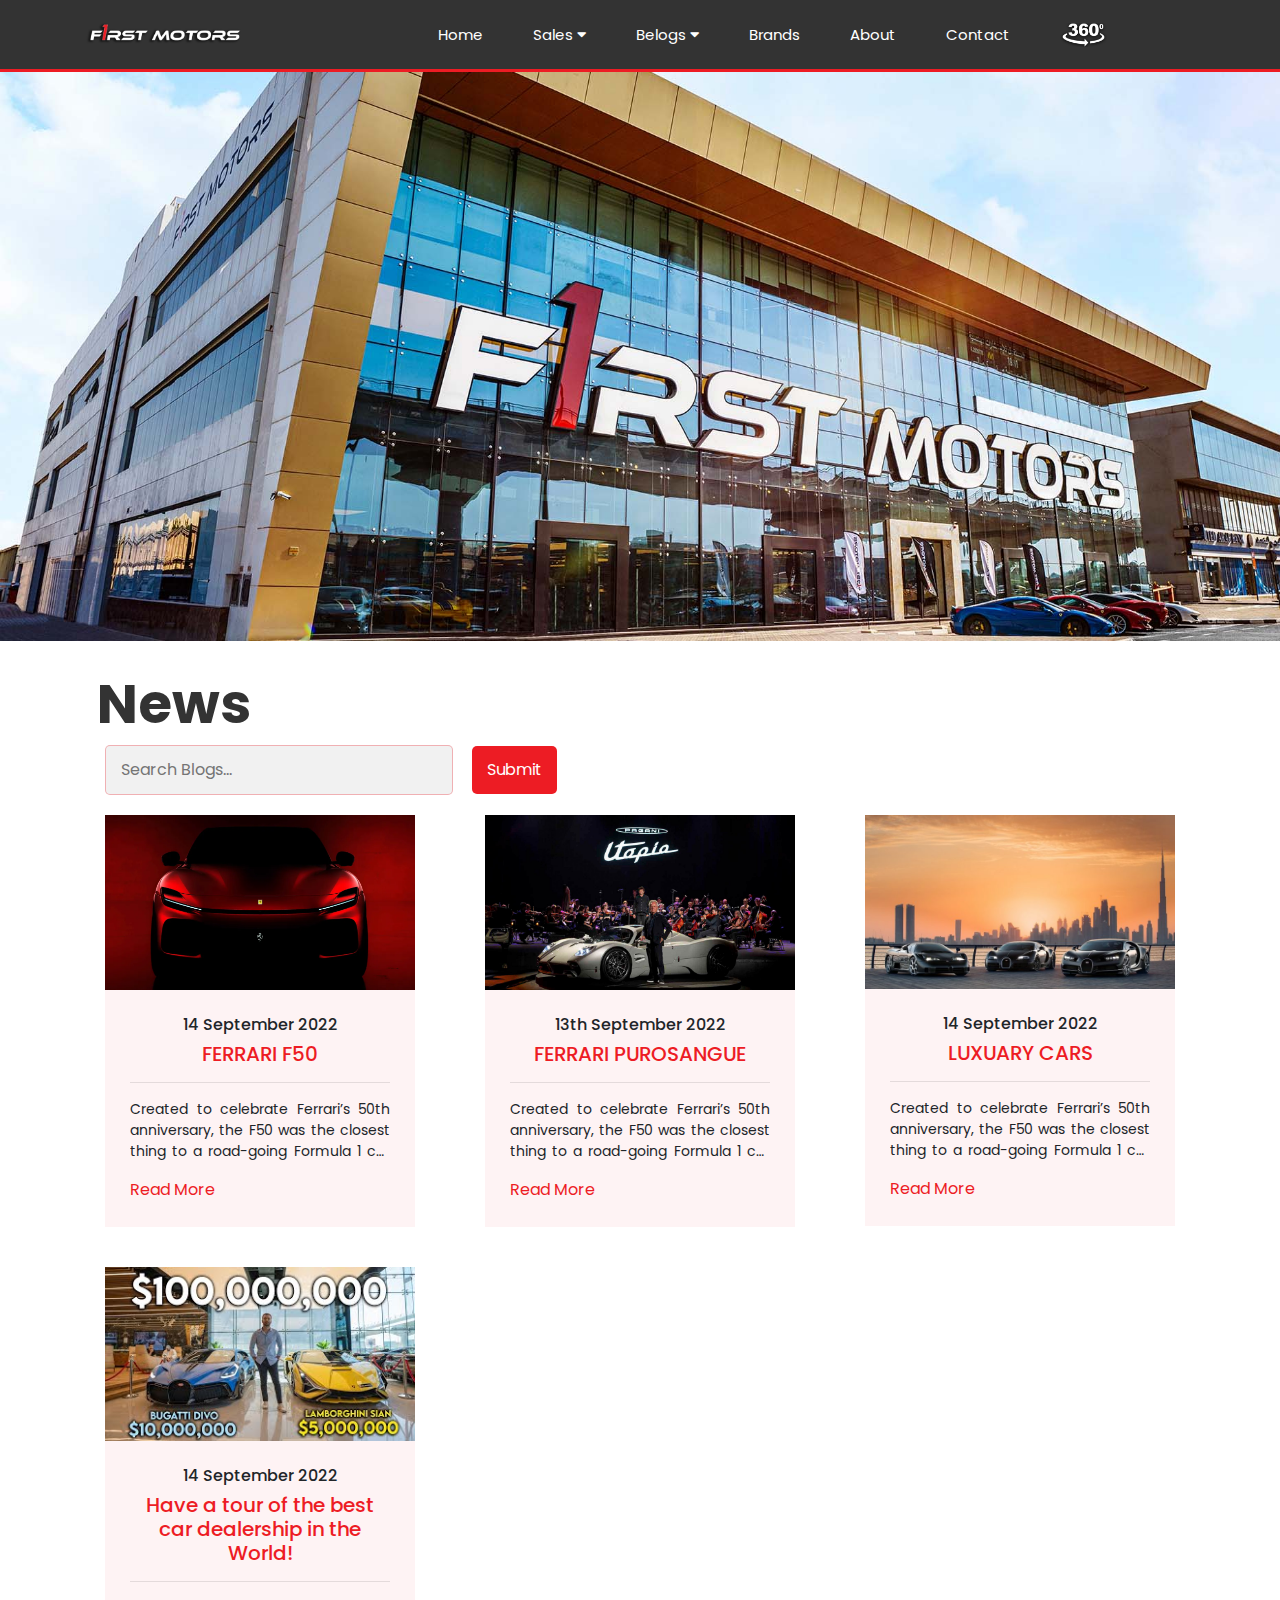
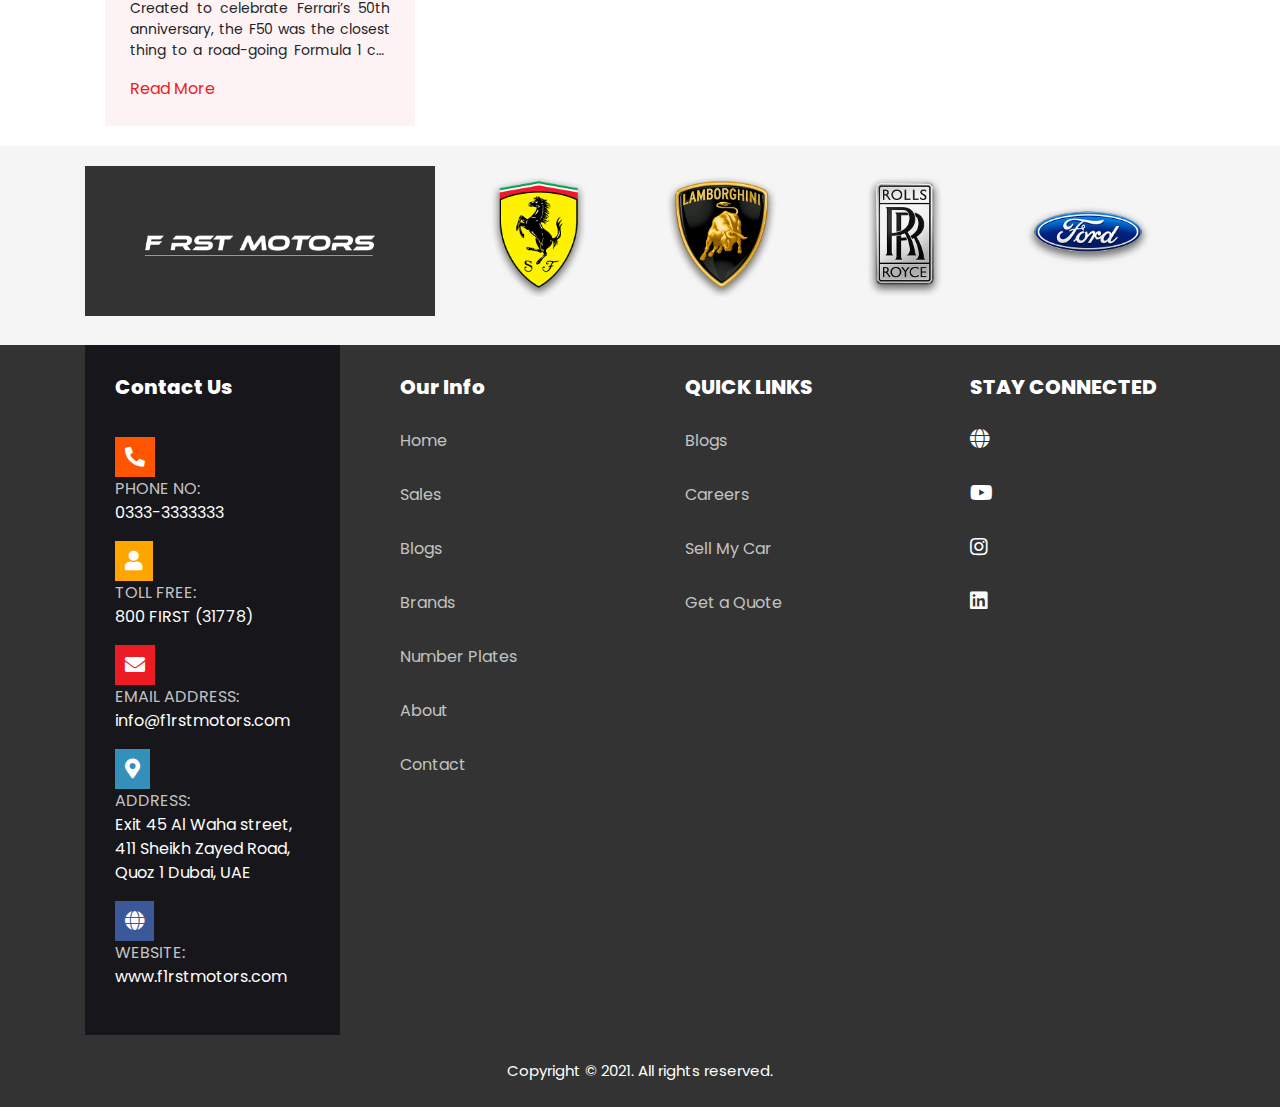
<file: First Motors/First Motors/News.html>
<!DOCTYPE html>
<html lang="en">
    <head>
        <meta charset="UTF-8">
        <meta http-equiv="X-UA-Compatible" content="IE=edge">
        <meta name="viewport" content="width=device-width, initial-scale=1.0">
        <link rel="stylesheet" href="https://cdnjs.cloudflare.com/ajax/libs/font-awesome/5.11.1/css/all.min.css">
        <link rel="preconnect" href="https://fonts.googleapis.com">
        <link rel="preconnect" href="https://fonts.gstatic.com" crossorigin>
        <title>News</title>
        <link
            href="https://fonts.googleapis.com/css2?family=Poppins:ital,wght@0,100;0,200;0,300;0,400;0,500;0,600;0,700;0,800;0,900;1,100;1,200;1,300;1,400;1,500;1,600;1,700;1,800;1,900&display=swap"
            rel="stylesheet">
        <link rel="stylesheet" href="assets/css/slickslider.css">
        <link rel="stylesheet" href="assets/css/StyleSheet.css">
        <link rel="stylesheet" href="assets/css/Bootstrap.css">
        <link rel="stylesheet" href="assets/css/jQuery.js">
    </head>
<body>
    <!-- header start -->
    <header>
        <div class="container">
            <div class="row align-items-center">
                <div class="col-lg-2 col-md-4 col-sm-6 col-6">
                    <div class="logo">
                        <a href="Index.html"><img src="assets/images/header-main.png" alt="header-main"></a>
                    </div>
                </div>
                <div class="col-lg-10 col-md-8 col-sm-6 col-6">
                    <div class="nav-menu">
                        <nav>
                            <ul>
                                <li>
                                    <a href="Index.html">Home</a>
                                </li>
                                <li>
                                    <a href="#">Sales <i class="fas fa-caret-down"></i></a>
                                <ul> 
                                    <li><a href="Current Stock.html">Current Stock</a></li>
                                    <li><a href="Sold Stock.html">Sold Stock</a></li>
                                    <li><a href="Number Plates.html">Number Plates</a></li>
                                    <li><a href="Sell My Car.html">Sell My Car</a></li>
                                </ul>
                                </li>
                                <li>
                                    <a href="">Belogs <i class="fas fa-caret-down"></i></a>
                                    <ul> 
                                        <li><a href="Cars.html">Cars</a></li>
                                        <li><a href="News.html">News</a></li>
                                        <li><a href="F1rst Motors.html">F1rst Motors</a></li>
                                    </ul>
                                </li>
                                <li><a href="Brands.html">Brands</a></li>
                                <li><a href="About Us.html">About</a></li>
                                <li><a href="Contact us.html">Contact</a></li>
                            </ul>
                        </nav>
                        <div class="header-sub">
                            <img src="assets/images/header-360.png" alt="header-360">
                        </div>
                        <div class="mobile-nav-btn">
                            <i class="fas fa-bars"></i>
                        </div>
                    </div>
                </div>
            </div>
        </div>
    </header>
    <!-- header start -->

     <!-- Mobile navbar start -->
     <div class="mobile-navbar-main">
        <div class="mobile-navbar">
            <div class="close-btn">
                <i class="fa fa-times"></i>
            </div>
            <a class="mobile-logo" href="#">
                <img src="assets/images/F1RST-MOTORS-LOGO-1-1.png" alt="F1RST-MOTORS-LOGO-1-1">
            </a>
            <ul id="menu-main-menu-1" class="unstyled mainnav ">
                <li>
                    <a href="Index.html">Home</a>
                </li>
                <li>
                    <a href="About Us.html">Sales</a>
                </li>
                <li>
                    <a href="Services.html">Blogs</a>
                </li>
                <li>
                    <a href="Brands.html">Brands</a>
                </li>
                <li>
                    <a href="About Us.html">About</a>
                </li>
                <li>
                    <a href="Contact us.html">Contact</a>
                </li>
            </ul>
        </div>
    </div>
    <!-- Mobile navbar end -->

     <!-- News sec start -->
     <section class="cars-sec">
        <div class="banner-img">
            <img src="assets/images/cars-banner.jpg" alt="cars-banner">
        </div>
        <div class="container">
            <div class="main-content">
                <h1>News</h1>
                <div class="sub-content">
                    <input type="text" placeholder="Search Blogs...">
                    <button>Submit</button>
                </div>
            </div>
            <div class="row">
                <div class="col-lg-4 col-md-4 col-sm-6">
                    <div class="cards">
                        <div class="main-img">
                            <img src="assets/images/belogs-2.webp" alt="belogs-2">
                        </div>
                        <div class="content">
                            <h6>14 September 2022</h6>
                            <h1>FERRARI F50</h1>
                            <hr>
                            <p>Created to celebrate Ferrari’s 50th anniversary, the F50 was the closest thing to a
                                road-going Formula 1 car the company had ever built. Given its uncompromising, purist
                                approach to high performance, the F50 was devoid of power steering, power assisted
                                braking and ABS, but made extensive use of sophisticated composite materials, F1-style
                                construction technology and aerodynamics.</p>
                            <a href="#">Read More</a>
                        </div>
                    </div>
                </div>
                <div class="col-lg-4 col-md-4 col-sm-6">
                    <div class="cards">
                        <div class="main-img">
                            <img src="assets/images/belogs-3.jpg" alt="belogs-3">
                        </div>
                        <div class="content">
                            <h6>13th September 2022</h6>
                            <h1>FERRARI PUROSANGUE</h1>
                            <hr>
                            <p>Created to celebrate Ferrari’s 50th anniversary, the F50 was the closest thing to a
                                road-going Formula 1 car the company had ever built. Given its uncompromising, purist
                                approach to high performance, the F50 was devoid of power steering, power assisted
                                braking and ABS, but made extensive use of sophisticated composite materials, F1-style
                                construction technology and aerodynamics.</p>
                            <a href="#">Read More</a>
                        </div>
                    </div>
                </div>
                <div class="col-lg-4 col-md-4 col-sm-6">
                    <div class="cards">
                        <div class="main-img">
                            <img src="assets/images/belogs-4.jpeg" alt="belogs-4">
                        </div>
                        <div class="content">
                            <h6>14 September 2022</h6>
                            <h1>LUXUARY CARS</h1>
                            <hr>
                            <p>Created to celebrate Ferrari’s 50th anniversary, the F50 was the closest thing to a
                                road-going Formula 1 car the company had ever built. Given its uncompromising, purist
                                approach to high performance, the F50 was devoid of power steering, power assisted
                                braking and ABS, but made extensive use of sophisticated composite materials, F1-style
                                construction technology and aerodynamics.</p>
                            <a href="#">Read More</a>
                        </div>
                    </div>
                </div>
                <div class="col-lg-4 col-md-4 col-sm-6">
                    <div class="cards">
                        <div class="main-img">
                            <img src="assets/images/F1rst.jpeg" alt="F1rst">
                        </div>
                        <div class="content">
                            <h6>14 September 2022</h6>
                            <h1>Have a tour of the best car dealership in the World!</h1>
                            <hr>
                            <p>Created to celebrate Ferrari’s 50th anniversary, the F50 was the closest thing to a
                                road-going Formula 1 car the company had ever built. Given its uncompromising, purist
                                approach to high performance, the F50 was devoid of power steering, power assisted
                                braking and ABS, but made extensive use of sophisticated composite materials, F1-style
                                construction technology and aerodynamics.</p>
                            <a href="#">Read More</a>
                        </div>
                    </div>
                </div>
            </div>
        </div>
    </section>
     <!-- News sec start -->

    <!-- Brands sec start -->
    <section class="brand-sec">
        <div class="container">
            <div class="row">
                <div class="col-lg-4 col-md-12 col-sm-12">
                    <div class="main-img">
                        <img src="assets/images/F1RST-MOTORS-LOGO-1-1.png" alt="F1RST-MOTORS-LOGO-1-1">
                    </div>
                </div>
                    <div class="col-lg-8 col-md-12 col-sm-12">
                    <div class="sub-img">
                        <ul class="brands-slider">
                            <li>
                                <a href="#"><img src="assets/images/img-1.png" alt="img-1"></a>
                            </li>
                            <li>
                                <a href="#"><img src="assets/images/img-2.png" alt="img-2"></a>
                            </li>
                            <li>
                                <a href="#"><img src="assets/images/img-3.png" alt="img-3"></a>
                            </li>
                            <li>
                                <a href="#"><img src="assets/images/img-4.png" alt="img-4"></a>
                            </li>
                            <li>
                                <a href="#"><img src="assets/images/img-5.png" alt="img-5"></a>
                            </li>
                            <li>
                                <a href="#"><img src="assets/images/img-6.png" alt="img-6"></a>
                            </li>
                            <li>
                                <a href="#"><img src="assets/images/img-7.png" alt="img-7"></a>
                            </li>
                            <li>
                                <a href="#"><img src="assets/images/img-8.png" alt="img-8"></a>
                            </li>
                            <li>
                                <a href="#"><img src="assets/images/img-9.png" alt="img-9"></a>
                            </li>
                            <li>
                                <a href="#"><img src="assets/images/img-10.png" alt="img-10"></a>
                            </li>
                            <li>
                                <a href="#"><img src="assets/images/img-11.png" alt="img-11"></a>
                            </li>
                            <li>
                                <a href="#"><img src="assets/images/img-12.png" alt="img-12"></a>
                            </li>
                            <li>
                                <a href="#"><img src="assets/images/img-13.png" alt="img-13"></a>
                            </li>
                            <li>
                                <a href="#"><img src="assets/images/img-14.png" alt="img-14"></a>
                            </li>
                            <li>
                                <a href="#"><img src="assets/images/img-15.png" alt="img-15"></a>
                            </li>
                            <li>
                                <a href="#"><img src="assets/images/img-16.png" alt="img-16"></a>
                            </li>
                            <li>
                                <a href="#"><img src="assets/images/img-17.png" alt="img-17"></a>
                            </li>
                            <li>
                                <a href="#"><img src="assets/images/img-18.png" alt="img-18"></a>
                            </li>
                        </ul>
                    </div>
                </div>
            </div>
        </div>
    </section>
    <!-- Brands sec start -->

    <!-- footer sec start -->
    <footer>
        <div class="container">
            <div class="row">
                <div class="col-lg-3 col-md-12 col-sm-12">
                    <div class="our-contact">
                        <div class="main-heading">
                            <h5>Contact Us</h5>
                        </div>
                        <ul>
                            <div class="icons">
                                <i class="fas fa-phone-alt"></i>
                            </div>
                            <li>
                                <span>PHONE NO:</span>
                                <p><a href="#">0333-3333333</a></p>
                            </li>
                            <div class="icons-2">
                                <i class="fas fa-user"></i>
                            </div>
                            <li>
                                <span>TOLL FREE:</span>
                                <p><a href="#">800 FIRST (31778)</a></p>
                            </li>
                            <div class="icons-3">
                                <i class="fas fa-envelope"></i>
                            </div>
                            <li>
                                <span>EMAIL ADDRESS:</span>
                                <p><a href="#">info@f1rstmotors.com</a></p>
                            </li>
                            <div class="icons-4">
                                <i class="fas fa-map-marker-alt"></i>
                            </div>
                            <li>
                                <span>ADDRESS:</span>
                                <p><a href="#">Exit 45 Al Waha street, 411 Sheikh Zayed Road, Quoz 1 Dubai, UAE</a></p>
                            </li>
                            <div class="icons-5">
                                <i class="fas fa-globe"></i>
                            </div>
                            <li>
                                <span>WEBSITE:</span>
                                <p><a href="#">www.f1rstmotors.com</a></p>
                            </li>
                        </ul>
                    </div>
                </div>
                <div class="col-lg-3 col-md-12 col-sm-12">
                    <div class="our-info">
                        <div class="main-heading">
                            <h5>Our Info</h5>
                        </div>
                        <ul>
                            <li>
                                <a href="#">Home</a>
                            </li>
                            <li>
                                <a href="#">Sales</a>
                            </li>
                            <li>
                                <a href="#">Blogs</a>
                            </li>
                            <li>
                                <a href="#">Brands</a>
                            </li>
                            <li>
                                <a href="#">Number Plates</a>
                            </li>
                            <li>
                                <a href="#">About</a>
                            </li>
                            <li>
                                <a href="#">Contact</a>
                            </li>
                        </ul>
                    </div>
                </div>
                <div class="col-lg-3 col-md-12 col-sm-12">
                    <div class="quick-link">
                        <div class="main-heading">
                            <h5>QUICK LINKS</h5>
                            <ul>
                                <li>
                                    <a href="Blogs.html">Blogs</a>
                                </li>
                                <li>
                                    <a href="career.html">Careers</a>
                                </li>
                                <li>
                                    <a href="Sell My Car.html">Sell My Car</a>
                                </li>
                                <li>
                                    <a href="Get-a-quote.html">Get a Quote</a>
                                </li>
                            </ul>
                        </div>
                    </div>
                </div>
                <div class="col-lg-3 col-md-12 col-sm-12">
                    <div class="stay-connect">
                        <div class="main-heading">
                            <h5>STAY CONNECTED</h5>
                        </div>
                        <ul>
                            <li>
                                <a href="#">
                                    <i class="fas fa-globe"></i>
                                </a>
                            </li>
                            <li>
                                <a href="#">
                                    <i class="fab fa-youtube"></i>
                                </a>
                            </li>
                            <li>
                                <a href="#">
                                    <i class="fab fa-instagram"></i>
                                </a>
                            </li>
                            <li>
                                <a href="#">
                                    <i class="fab fa-linkedin"></i>
                                </a>
                            </li>
                        </ul>
                    </div>
                </div>
                <div class="col-lg-12">
                    <div class="parag">
                        <p>Copyright © 2021. All rights reserved.</p>
                    </div>
                </div>
            </div>
        </div>
        </div>
    </footer>
    <!-- footer sec start -->

    <script src="https://ajax.googleapis.com/ajax/libs/jquery/3.6.0/jquery.min.js"></script>
    <!-- <script src="https://code.jquery.com/>jquery-3.4.1.js"></script> -->
    <script src="assets/css/jQuery.js"></script>
</body>
</html>
</file>
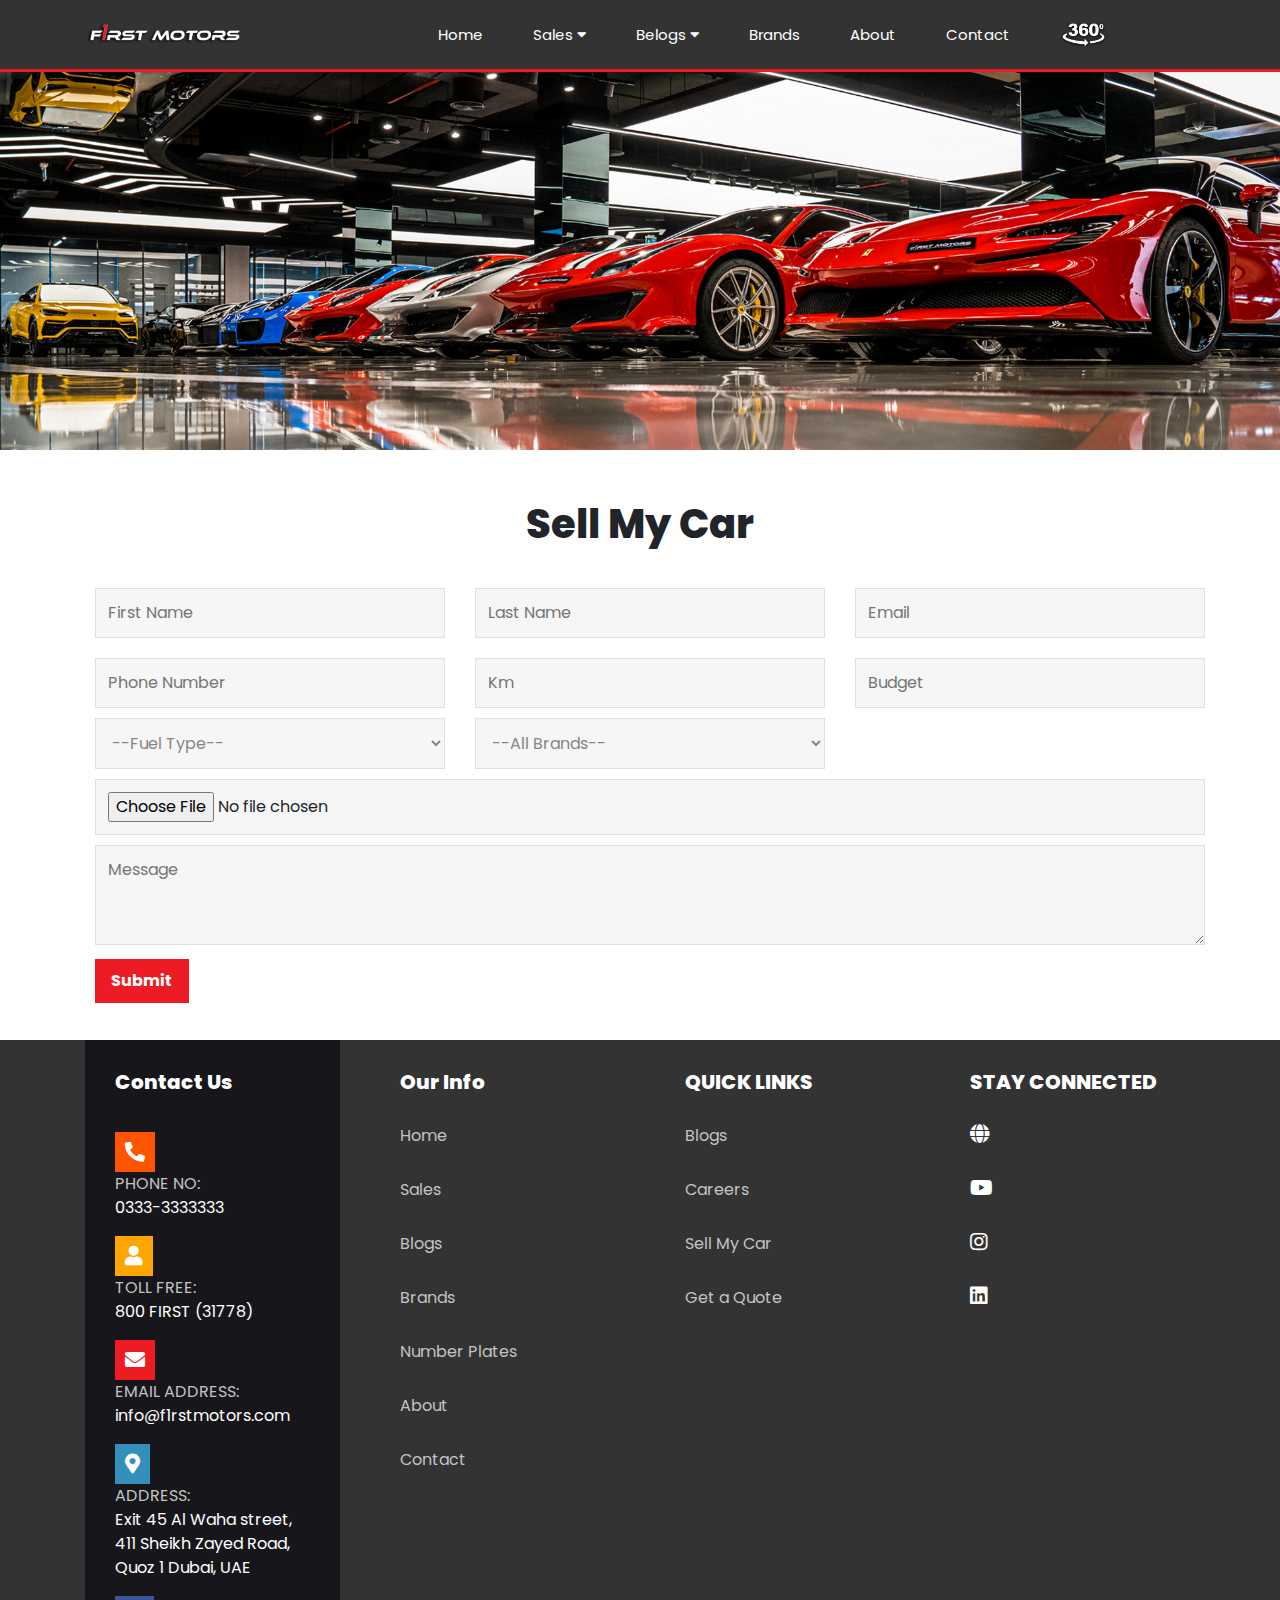
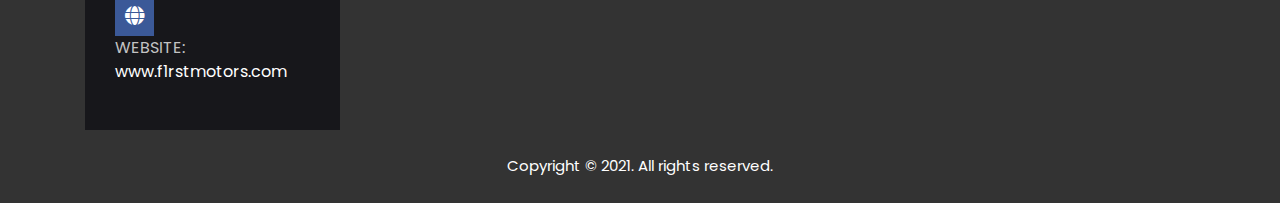
<file: First Motors/First Motors/Sell My Car.html>
<!DOCTYPE html>
<html lang="en">
    <head>
        <meta charset="UTF-8">
        <meta http-equiv="X-UA-Compatible" content="IE=edge">
        <meta name="viewport" content="width=device-width, initial-scale=1.0">
        <link rel="stylesheet" href="https://cdnjs.cloudflare.com/ajax/libs/font-awesome/5.11.1/css/all.min.css">
        <link rel="preconnect" href="https://fonts.googleapis.com">
        <link rel="preconnect" href="https://fonts.gstatic.com" crossorigin>
        <title>Sell My Car</title>
        <link
            href="https://fonts.googleapis.com/css2?family=Poppins:ital,wght@0,100;0,200;0,300;0,400;0,500;0,600;0,700;0,800;0,900;1,100;1,200;1,300;1,400;1,500;1,600;1,700;1,800;1,900&display=swap"
            rel="stylesheet">
        <link rel="stylesheet" href="assets/css/StyleSheet.css">
        <link rel="stylesheet" href="assets/css/Bootstrap.css">
        <link rel="stylesheet" href="assets/css/jQuery.js">
    </head>
<body>
     <!-- header start -->
    <header>
        <div class="container">
            <div class="row align-items-center">
                <div class="col-lg-2 col-md-4 col-sm-6 col-6">
                    <div class="logo">
                        <a href="Index.html"><img src="assets/images/header-main.png" alt="header-main"></a>
                    </div>
                </div>
                <div class="col-lg-10 col-md-8 col-sm-6 col-6">
                    <div class="nav-menu">
                        <nav>
                            <ul>
                                <li>
                                    <a href="Index.html">Home</a>
                                </li>
                                <li>
                                    <a href="#">Sales <i class="fas fa-caret-down"></i></a>
                                <ul> 
                                    <li><a href="Current Stock.html">Current Stock</a></li>
                                    <li><a href="Sold Stock.html">Sold Stock</a></li>
                                    <li><a href="Number Plates.html">Number Plates</a></li>
                                    <li><a href="Sell My Car.html">Sell My Car</a></li>
                                </ul>
                                </li>
                                <li>
                                    <a href="">Belogs <i class="fas fa-caret-down"></i></a>
                                    <ul> 
                                        <li><a href="Cars.html">Cars</a></li>
                                        <li><a href="News.html">News</a></li>
                                        <li><a href="F1rst Motors.html">F1rst Motors</a></li>
                                    </ul>
                                </li>
                                <li><a href="Brands.html">Brands</a></li>
                                <li><a href="About Us.html">About</a></li>
                                <li><a href="Contact us.html">Contact</a></li>
                            </ul>
                        </nav>
                        <div class="header-sub">
                            <img src="assets/images/header-360.png" alt="header-360">
                        </div>
                        <div class="mobile-nav-btn">
                            <i class="fas fa-bars"></i>
                        </div>
                    </div>
                </div>
            </div>
        </div>
    </header>
    <!-- header start -->

     <!-- Mobile navbar start -->
     <div class="mobile-navbar-main">
        <div class="mobile-navbar">
            <div class="close-btn">
                <i class="fa fa-times"></i>
            </div>
            <a class="mobile-logo" href="#">
                <img src="assets/images/F1RST-MOTORS-LOGO-1-1.png" alt="F1RST-MOTORS-LOGO-1-1">
            </a>
            <ul id="menu-main-menu-1" class="unstyled mainnav ">
                <li>
                    <a href="Index.html">Home</a>
                </li>
                <li>
                    <a href="About Us.html">Sales</a>
                </li>
                <li>
                    <a href="Services.html">Blogs</a>
                </li>
                <li>
                    <a href="Brands.html">Brands</a>
                </li>
                <li>
                    <a href="About Us.html">About</a>
                </li>
                <li>
                    <a href="Contact us.html">Contact</a>
                </li>
            </ul>
        </div>
    </div>
    <!-- Mobile navbar end -->

    <!-- home-page-sec start -->
    <section class="sell-my-car-sec">
        <div class="img-content">
            <img src="assets/images/my-car_banner_img4.jpg" alt="my-car_banner_img4">
        </div>
        <div class="container">
            <div class="main-content">
                <h1>Sell My Car</h1>
            </div>
            <div class="form-sec">
                <div class="main">
                    <div class="row">
                        <div class="col-lg-4 col-md-12 col-sm-12">
                            <input type="" name="First Name" placeholder="First Name">
                        </div>
                        <div class="col-lg-4 col-md-12 col-sm-12">
                            <input type="" name="Last Name" placeholder="Last Name">
                        </div>
                        <div class="col-lg-4 col-md-12 col-sm-12">
                            <input type="" name="Email" placeholder="Email">
                        </div>
                        <div class="col-lg-4 col-md-12 col-sm-12">
                            <input type="" name="Phone Number" placeholder="Phone Number">
                        </div>
                        <div class="col-lg-4 col-md-12 col-sm-12">
                            <input type="" name="Km" placeholder="Km">
                        </div>
                        <div class="col-lg-4 col-md-12 col-sm-12">
                            <input type="" name="Budget" placeholder="Budget">
                        </div>
                        <div class="col-lg-4 col-md-12 col-sm-12">
                            <select name="make" id="make" class="selected">
                                <option value="-1">--Fuel Type--</option>
                                <option value="Petrol">Petrol</option>
                                <option value="Hybrid">Hybrid</option>
                                <option value="Electric">Electric</option>
                            </select>
                        </div>
                        <div class="col-lg-4 col-md-12 col-sm-12">
                            <select name="make" id="make" class="selected">
                                <option value="-1">--All Brands--</option>
                                <option value="Petrol">Toyota</option>
                                <option value="Hybrid">Volvo</option>
                                <option value="Electric">Ferrari</option>
                                <option value="Electric">TaTa</option>
                                <option value="Electric">Ford</option>
                                <option value="Electric">Honda</option>
                                <option value="Electric">Jaugar</option>
                                <option value="Electric">KIA</option>
                                <option value="Electric">Lexus</option>
                                <option value="Electric">BMW</option>
                                <option value="Electric">Audi</option>
                            </select>
                        </div>
                        <div class="col-lg-12 col-md-12 col-sm-12">
                            <input class="file" type="file" name="file" aria-required="true" aria-invalid="false">
                        </div>
                        <div class="col-lg-12 col-md-12 col-sm-12">
                            <textarea name="your message" placeholder="Message" cols="40" rows="10"></textarea>
                        </div>
                        <div class="btn">
                            <button><a href="#">Submit</a></button>
                        </div>
                    </div>
                </div>
            </div>
        </div>
    </section>
    <!-- home-page-sec end -->

    <!-- footer sec start -->
    <footer>
        <div class="container">
            <div class="row">
                <div class="col-lg-3 col-md-12 col-sm-12">
                    <div class="our-contact">
                    <div class="main-heading">
                        <h5>Contact Us</h5>
                    </div>
                <ul>
                    <div class="icons">
                        <i class="fas fa-phone-alt"></i>
                </div>
                    <li>
                        <span>PHONE NO:</span>
                        <p><a href="#">0333-3333333</a></p>
                    </li>
                <div class="icons-2">
                    <i class="fas fa-user"></i>
                </div>
                    <li>
                        <span>TOLL FREE:</span>
                        <p><a href="#">800 FIRST (31778)</a></p>
                            </li>
                <div class="icons-3">
                        <i class="fas fa-envelope"></i>
                </div>
                    <li>
                        <span>EMAIL ADDRESS:</span>
                        <p><a href="#">info@f1rstmotors.com</a></p>
                    </li>
                    <div class="icons-4">
                        <i class="fas fa-map-marker-alt"></i>
                </div>
                    <li>
                        <span>ADDRESS:</span>
                        <p><a href="#">Exit 45 Al Waha street, 411 Sheikh Zayed Road, Quoz 1 Dubai, UAE</a></p>
                    </li>
                    <div class="icons-5">
                        <i class="fas fa-globe"></i>
                </div>
                    <li>
                        <span>WEBSITE:</span>
                        <p><a href="#">www.f1rstmotors.com</a></p>
                    </li>
                </ul>
                </div>
                </div>
            <div class="col-lg-3 col-md-12 col-sm-12">
                <div class="our-info">
                <div class="main-heading">
                    <h5>Our Info</h5>
                </div>
                <ul>
                    <li>
                        <a href="#">Home</a>
                    </li>
                    <li>
                        <a href="#">Sales</a>
                    </li>
                    <li>
                        <a href="#">Blogs</a>
                    </li>
                    <li>
                        <a href="#">Brands</a>
                    </li>
                    <li>
                        <a href="#">Number Plates</a>
                    </li>
                    <li>
                        <a href="#">About</a>
                    </li>
                    <li>
                        <a href="#">Contact</a>
                    </li>
                </ul>
            </div>
            </div>
            <div class="col-lg-3 col-md-12 col-sm-12">
                <div class="quick-link">
                    <div class="main-heading">
                        <h5>QUICK LINKS</h5>
                        <ul>
                            <li>
                                <a href="Blogs.html">Blogs</a>
                            </li>
                            <li>
                                <a href="career.html">Careers</a>
                            </li>
                            <li>
                                <a href="Sell My Car.html">Sell My Car</a>
                            </li>
                            <li>
                                <a href="Get-a-quote.html">Get a Quote</a>
                            </li>
                        </ul>
                    </div>
                </div>
            </div>
                <div class="col-lg-3 col-md-12 col-sm-12">
                <div class="stay-connect">
                    <div class="main-heading">
                        <h5>STAY CONNECTED</h5>
                    </div>
                    <ul>
                        <li>
                            <a href="#">
                                <i class="fas fa-globe"></i>
                            </a>
                        </li>
                        <li>
                            <a href="#">
                                <i class="fab fa-youtube"></i>
                            </a>
                        </li>
                        <li>
                            <a href="#">
                                <i class="fab fa-instagram"></i>
                            </a>
                        </li>
                        <li>
                            <a href="#">
                                <i class="fab fa-linkedin"></i>
                            </a>
                        </li>
                    </ul>
                </div>
            </div>
            <div class="col-lg-12">
                <div class="parag">
                    <p>Copyright © 2021. All rights reserved.</p>
                </div>
            </div>
        </div>
        </div>
        </div>
    </footer>
    <!-- footer sec start -->

    <script src="https://ajax.googleapis.com/ajax/libs/jquery/3.6.0/jquery.min.js"></script>
    <!-- <script src="https://code.jquery.com/>jquery-3.4.1.js"></script> -->
    <script src="assets/css/jQuery.js"></script>
</body>
</html>
</file>
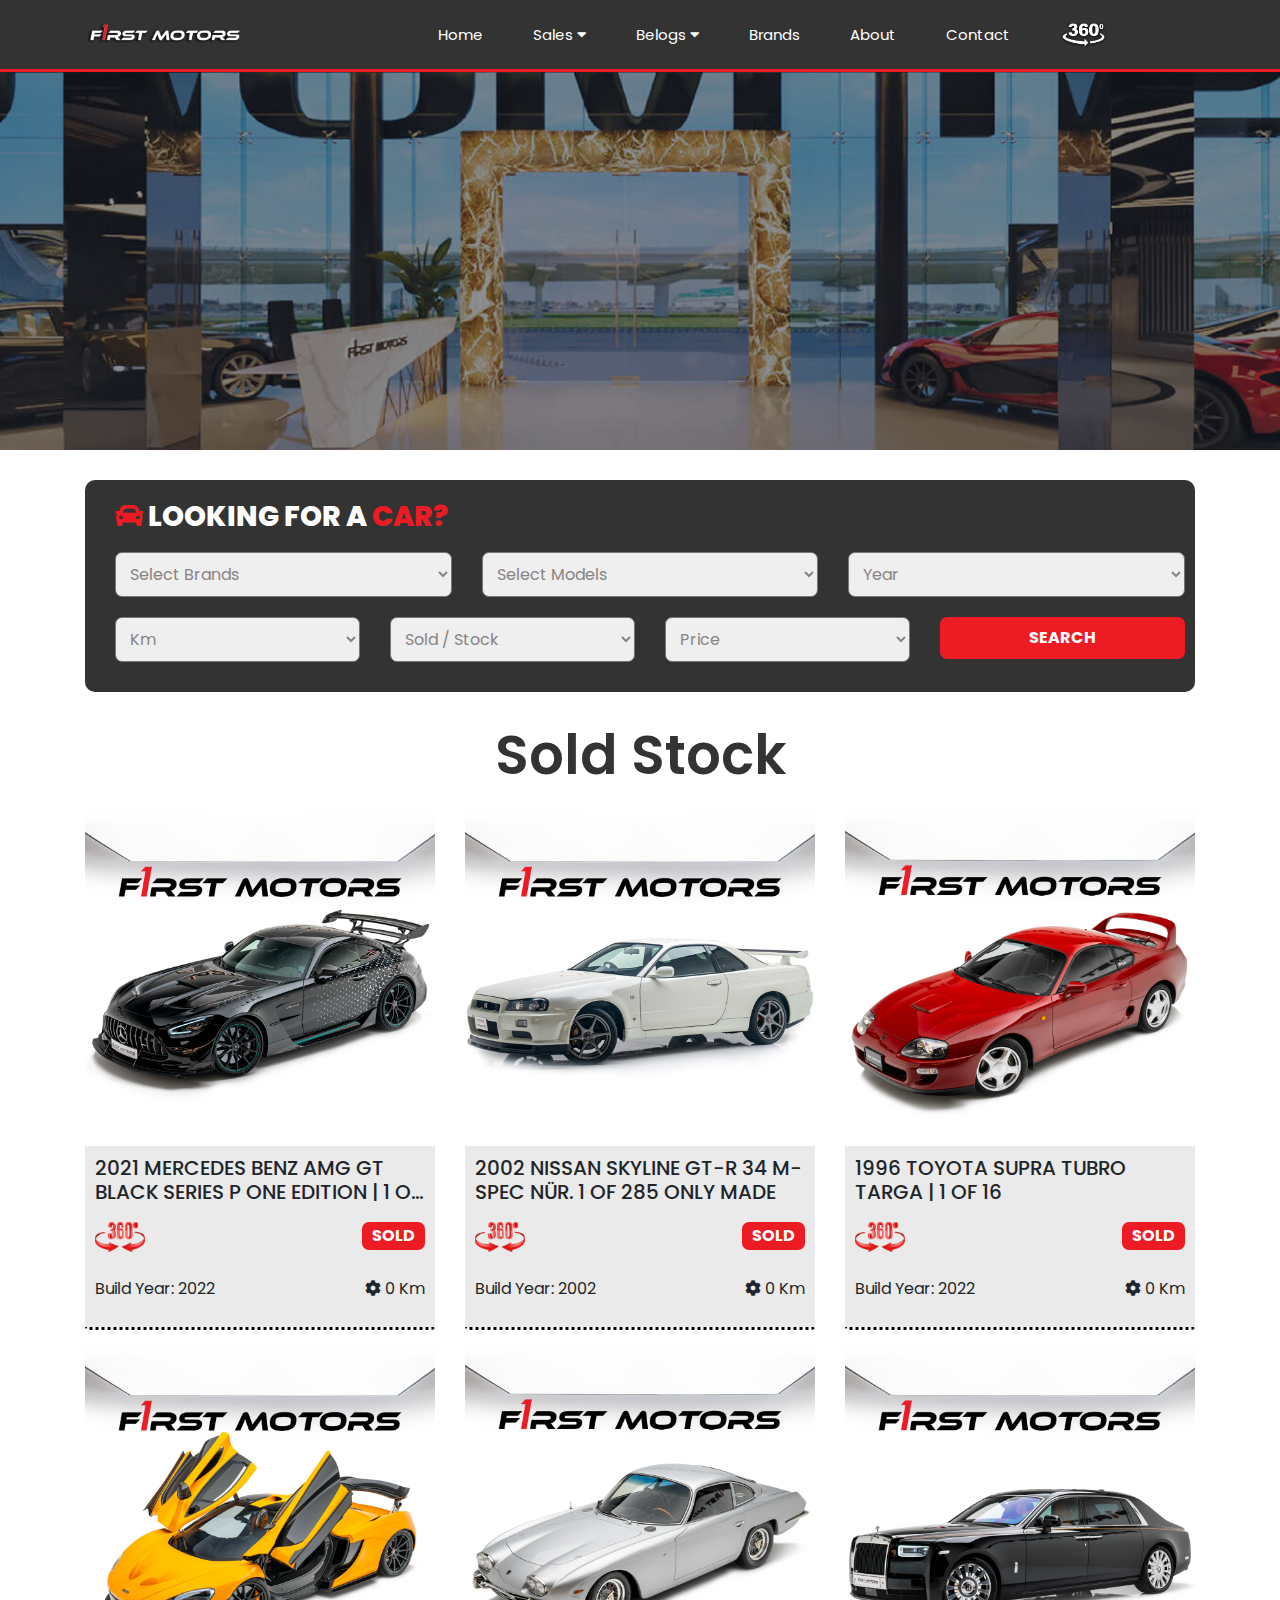
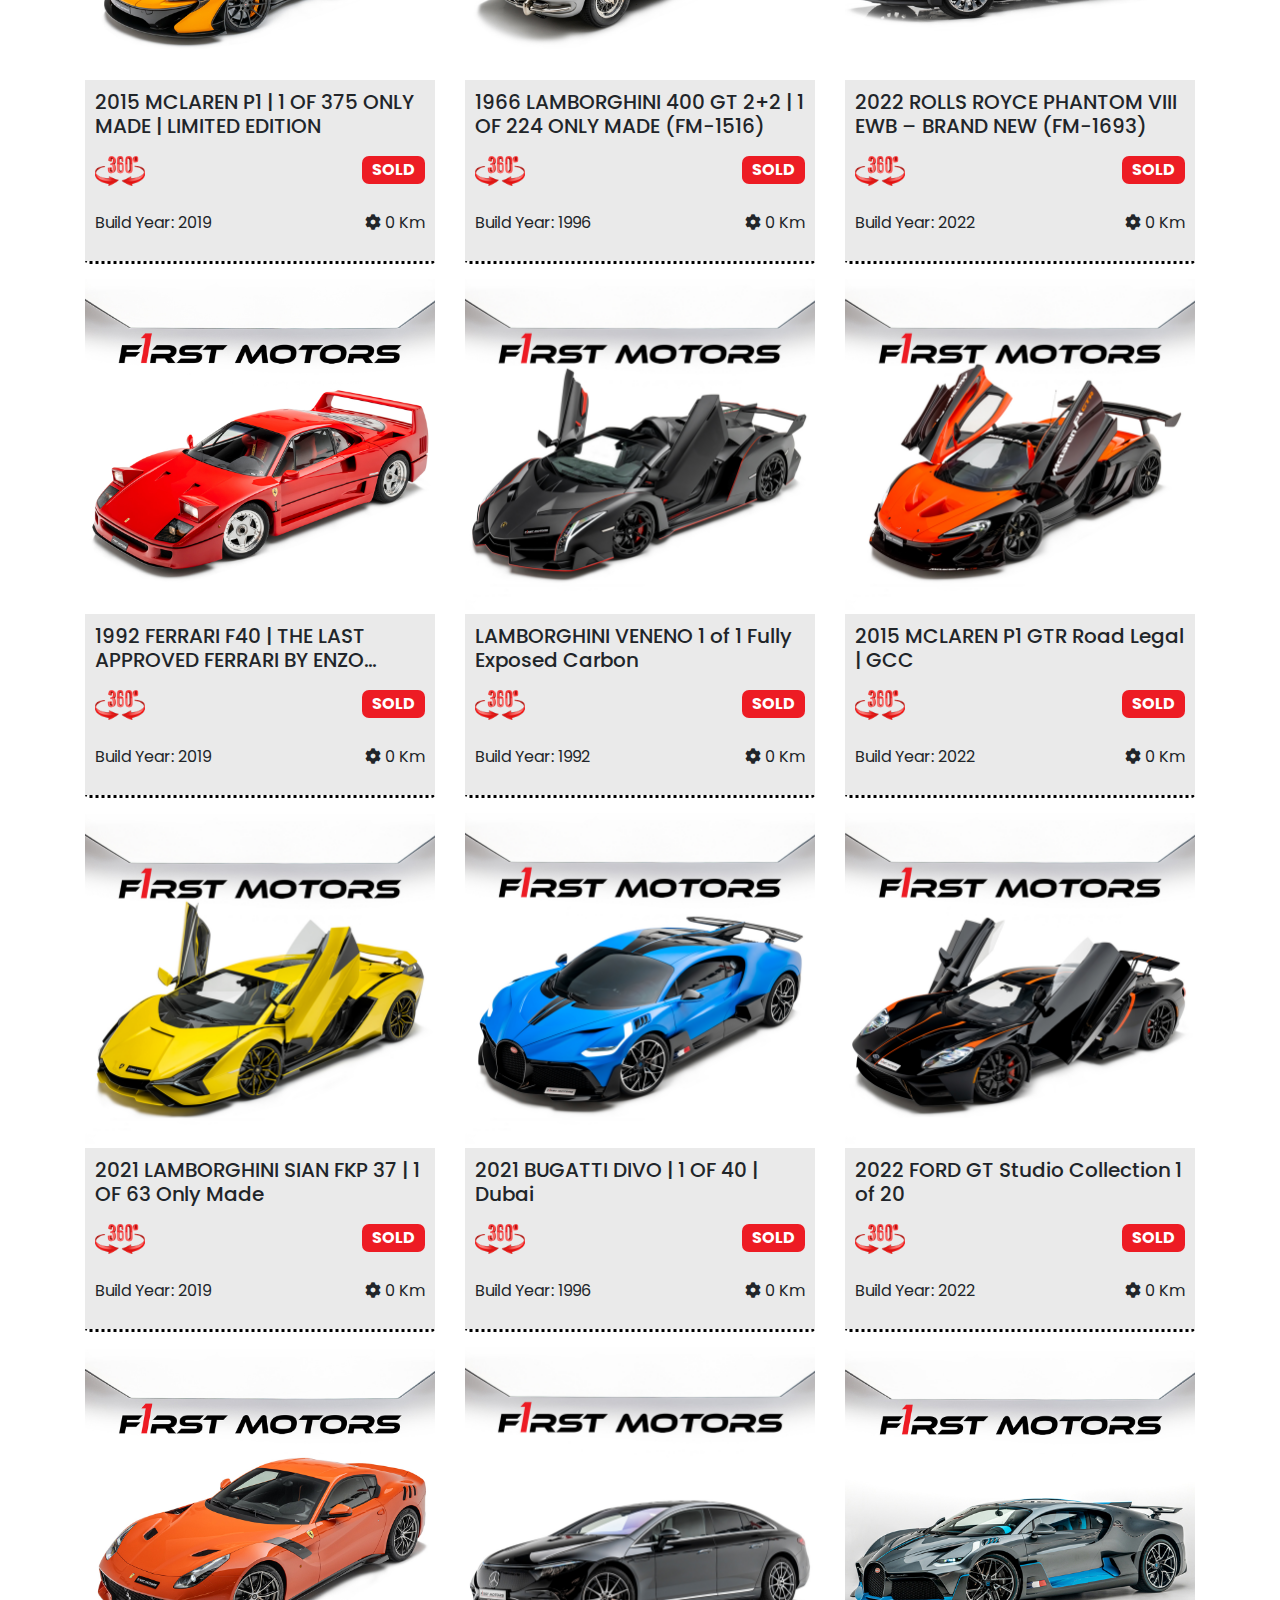
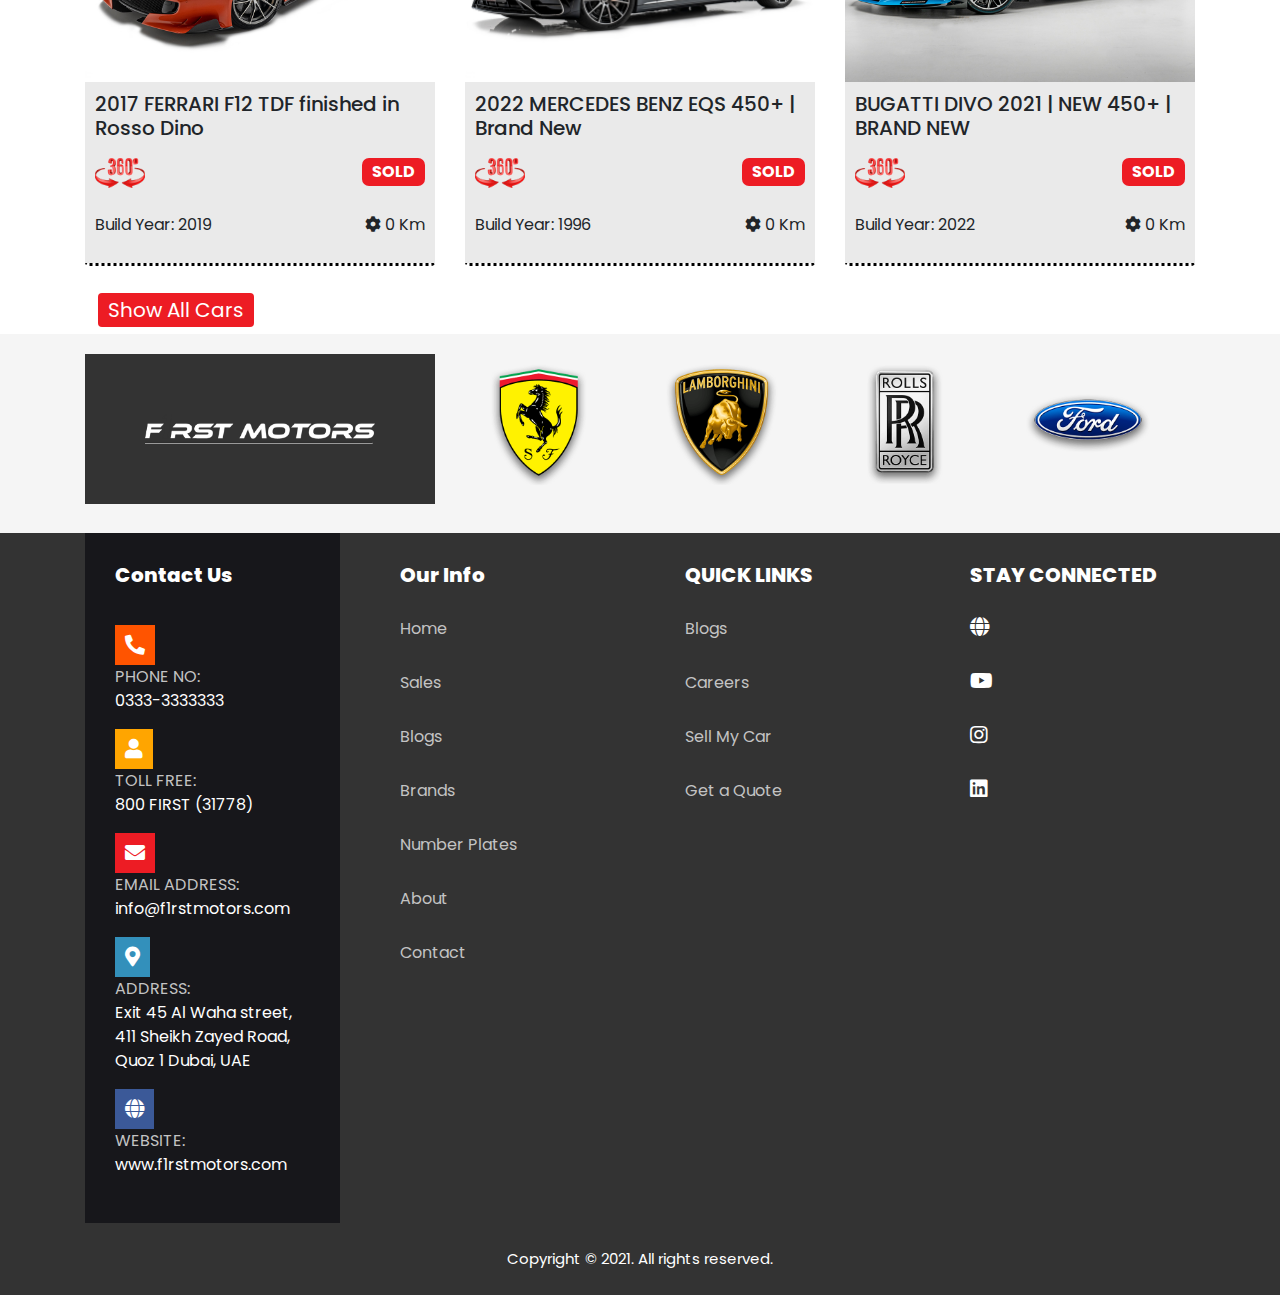
<file: First Motors/First Motors/Sold Stock.html>
<!DOCTYPE html>
<html lang="en">
    <head>
        <meta charset="UTF-8">
        <meta http-equiv="X-UA-Compatible" content="IE=edge">
        <meta name="viewport" content="width=device-width, initial-scale=1.0">
        <link rel="stylesheet" href="https://cdnjs.cloudflare.com/ajax/libs/font-awesome/5.11.1/css/all.min.css">
        <link rel="preconnect" href="https://fonts.googleapis.com">
        <link rel="preconnect" href="https://fonts.gstatic.com" crossorigin>
        <title>Sold Stock</title>
        <link
            href="https://fonts.googleapis.com/css2?family=Poppins:ital,wght@0,100;0,200;0,300;0,400;0,500;0,600;0,700;0,800;0,900;1,100;1,200;1,300;1,400;1,500;1,600;1,700;1,800;1,900&display=swap"
            rel="stylesheet">
        <link rel="stylesheet" href="assets/css/slickslider.css">
        <link rel="stylesheet" href="assets/css/StyleSheet.css">
        <link rel="stylesheet" href="assets/css/Bootstrap.css">
        <link rel="stylesheet" href="assets/css/jQuery.js">
    </head>
<body>
     <!-- header start -->
    <header>
        <div class="container">
            <div class="row align-items-center">
                <div class="col-lg-2 col-md-4 col-sm-6 col-6">
                    <div class="logo">
                        <a href="Index.html"><img src="assets/images/header-main.png" alt="header-main"></a>
                    </div>
                </div>
                <div class="col-lg-10 col-md-8 col-sm-6 col-6">
                    <div class="nav-menu">
                        <nav>
                            <ul>
                                <li>
                                    <a href="Index.html">Home</a>
                                </li>
                                <li>
                                    <a href="#">Sales <i class="fas fa-caret-down"></i></a>
                                <ul> 
                                    <li><a href="Current Stock.html">Current Stock</a></li>
                                    <li><a href="Sold Stock.html">Sold Stock</a></li>
                                    <li><a href="Number Plates.html">Number Plates</a></li>
                                    <li><a href="Sell My Car.html">Sell My Car</a></li>
                                </ul>
                                </li>
                                <li>
                                    <a href="">Belogs <i class="fas fa-caret-down"></i></a>
                                    <ul> 
                                        <li><a href="Cars.html">Cars</a></li>
                                        <li><a href="News.html">News</a></li>
                                        <li><a href="F1rst Motors.html">F1rst Motors</a></li>
                                    </ul>
                                </li>
                                <li><a href="Brands.html">Brands</a></li>
                                <li><a href="About Us.html">About</a></li>
                                <li><a href="Contact us.html">Contact</a></li>
                            </ul>
                        </nav>
                        <div class="header-sub">
                            <img src="assets/images/header-360.png" alt="header-360">
                        </div>
                        <div class="mobile-nav-btn">
                            <i class="fas fa-bars"></i>
                        </div>
                    </div>
                </div>
            </div>
        </div>
    </header>
    <!-- header start -->

     <!-- Mobile navbar start -->
     <div class="mobile-navbar-main">
        <div class="mobile-navbar">
            <div class="close-btn">
                <i class="fa fa-times"></i>
            </div>
            <a class="mobile-logo" href="#">
                <img src="assets/images/F1RST-MOTORS-LOGO-1-1.png" alt="F1RST-MOTORS-LOGO-1-1">
            </a>
            <ul id="menu-main-menu-1" class="unstyled mainnav ">
                <li>
                    <a href="Index.html">Home</a>
                </li>
                <li>
                    <a href="About Us.html">Sales</a>
                </li>
                <li>
                    <a href="Services.html">Blogs</a>
                </li>
                <li>
                    <a href="Brands.html">Brands</a>
                </li>
                <li>
                    <a href="About Us.html">About</a>
                </li>
                <li>
                    <a href="Contact us.html">Contact</a>
                </li>
            </ul>
        </div>
    </div>
    <!-- Mobile navbar end -->

    <!-- banner-sec start -->
    <section class="banner-sec">
        <div class="main-img">
            <img src="assets/images/s-s-banner.jpg" alt="s-s-banner">
        </div>
    </section>
    <!-- banner-sec end -->

     <!-- looking-for-car sec start -->
     <section class="looking-for-car-sec">
        <div class="container">
            <div class="main">
                <div class="content">
                    <h3>
                        <i class="fas fa-car"></i>
                        LOOKING FOR A <span>CAR?</span>
                    </h3>
                </div>
                <div class="row">
                    <div class="col-lg-4 col-md-12 col-sm-12">
                        <select name="make" id="make" class="selected">
                            <option value="-1">Select Brands</option>
                            <option value="Aston Martin">Aston Martin [1]</option>
                            <option value="Audi">Audi [1]</option>
                            <option value="Bentley">Bentley [7]</option>
                            <option value="Bugatti">Bugatti [4]</option>
                            <option value="Cadillac">Cadillac [3]</option>
                            <option value="Chevrolet">Chevrolet [1]</option>
                            <option value="Ferrari">Ferrari [54]</option>
                            <option value="Ford">Ford [6]</option>
                            <option value="Lamborghini">Lamborghini [36]</option>
                            <option value="Land Rover">Land Rover [3]</option>
                            <option value="Lexus">Lexus [2]</option>
                            <option value="Mansory">Mansory [8]</option>
                            <option value="Maybach">Maybach [9]</option>
                            <option value="McLaren">McLaren [14]</option>
                            <option value="Mercedes Benz">Mercedes Benz [36]</option>
                            <option value="Nissan">Nissan [1]</option>
                            <option value="Novitec">Novitec [7]</option>
                            <option value="Porsche">Porsche [9]</option>
                            <option value="Rolls Royce">Rolls Royce [27]</option>
                            <option value="Toyota">Toyota [1]</option>
                        </select>
                    </div>
                    <div class="col-lg-4 col-md-12 col-sm-12">
                        <select name="make" id="make" class="selected">
                            <option value="-1">Select Models</option>
                        </select>
                    </div>
                    <div class="col-lg-4 col-md-12 col-sm-12">
                        <select name="make" id="make" class="selected">
                            <option value="-1">Year</option>
                            <option value="Below 2015">Below 2015</option>
                            <option value="2016">2016</option>
                            <option value="2017">2017</option>
                            <option value="2018">2018</option>
                            <option value="2019">2019</option>
                            <option value="2020">2020</option>
                            <option value="2021">2021</option>
                            <option value="2022">2022</option>
                            <option value="2023">2023</option>
                        </select>
                    </div>
                </div>
                <div class="row">
                    <div class="col-lg-3 col-md-12 col-sm-12">
                        <select name="make" id="make" class="selected">
                            <option value="-1">Km</option>
                            <option value="Below 1,000">Below 1,000</option>
                            <option value="Below 10,000">Below 10,000</option>
                            <option value="Below 20,000">Below 20,000</option>
                            <option value="Below 30,000">Below 30,000</option>
                            <option value="Below 40,000">Below 40,000</option>
                            <option value="Above 50,000">Above 50,000</option>
                        </select>
                    </div>
                    <div class="col-lg-3 col-md-12 col-sm-12">
                        <select name="make" id="make" class="selected">
                            <option value="-1">Sold / Stock</option>
                            <option value="Current Stock">Current Stock</option>
                            <option value="Sold Stock">Sold Stock</option>
                        </select>
                    </div>
                    <div class="col-lg-3 col-md-12 col-sm-12">
                        <select name="make" id="make" class="selected">
                            <option value="-1">Price</option>
                            <option value="Below 500,000">Below 500,000</option>
                            <option value="500,000 to 1,000,000">500,000 to 1,000,000</option>
                            <option value="1,000,000 to 2,000,000">1,000,000 to 2,000,000</option>
                            <option value="2,000,000 to 3,000,000">2,000,000 to 3,000,000</option>
                            <option value="3,000,000 to 4,000,000">3,000,000 to 4,000,000</option>
                            <option value="Above 5,000,000">Above 5,000,000</option>
                        </select>
                    </div>
                    <div class="col-lg-3 col-md-12 col-sm-12">
                        <button>
                            <a href="#">SEARCH</a>
                        </button>
                    </div>
                </div>
            </div>
        </div>
    </section>
    <!-- looking-for-car sec start -->

    <!-- Sold-Stock sec start -->
    <section class="sold-stock-sec">
        <div class="container">
            <div class="main-content">
                <h1>Sold Stock</h1>
            </div>
            <div class="row">
                <div class="col-lg-4 col-md-4 col-sm-6">
                    <div class="card">
                        <div class="card-main">
                            <img src="assets/images/ss-1.jpg" alt="ss-1">
                        </div>
                        <div class="card-content">
                            <h4>2021 MERCEDES BENZ AMG GT BLACK SERIES P ONE EDITION | 1 OF 275 UNITS ONLY MADE (FM-1036)</h4>
                            <img src="assets/images/red360.png" alt="red360">
                            <span>
                                <button><a href="#">SOLD</a></button>
                            </span>
                            <ul class="d-flex align-items-center justify-content-between">
                                <li>
                                    Build Year:
                                    <span>2022</span>
                                </li>
                                <li>
                                    <i class="fas fa-cog"></i>
                                    <span>0 Km</span>
                                </li>
                            </ul>
                        </div>
                    </div>
                </div>
                <div class="col-lg-4 col-md-4 col-sm-6">
                    <div class="card">
                        <div class="card-main">
                            <img src="assets/images/ss-2.jpg" alt="ss-2">
                        </div>
                        <div class="card-content">
                            <h4>2002 NISSAN SKYLINE GT-R 34 M-SPEC NÜR. 1 OF 285 ONLY MADE</h4>
                            <img src="assets/images/red360.png" alt="red360">
                            <button><a href="#">SOLD</a></button>
                            <ul class="d-flex align-items-center justify-content-between">
                                <li>
                                    Build Year:
                                    <span>2002</span>
                                </li>
                                <li>
                                    <i class="fas fa-cog"></i>
                                    <span>0 Km</span>
                                </li>
                            </ul>
                        </div>
                    </div>
                </div>
                <div class="col-lg-4 col-md-4 col-sm-6">
                    <div class="card">
                        <div class="card-main">
                            <img src="assets/images/ss-3.jpg" alt="ss-3">
                        </div>
                        <div class="card-content">
                            <h4>1996 TOYOTA SUPRA TUBRO TARGA | 1 OF 16</h4>
                            <img src="assets/images/red360.png" alt="red360">
                            <span>
                                <button><a href="#">SOLD</a></button>
                            </span>
                            <ul class="d-flex align-items-center justify-content-between">
                                <li>
                                    Build Year:
                                    <span>2022</span>
                                </li>
                                <li>
                                    <i class="fas fa-cog"></i>
                                    <span>0 Km</span>
                                </li>
                            </ul>
                        </div>
                    </div>
                </div>
                <div class="col-lg-4 col-md-4 col-sm-6">
                    <div class="card">
                        <div class="card-main">
                            <img src="assets/images/ss-4.jpg" alt="ss-4">
                        </div>
                        <div class="card-content">
                            <h4>2015 MCLAREN P1 | 1 OF 375 ONLY MADE | LIMITED EDITION</h4>
                            <img src="assets/images/red360.png" alt="red360">
                            <span>
                                <button><a href="#">SOLD</a></button>
                            </span>
                            <ul class="d-flex align-items-center justify-content-between">
                                <li>
                                    Build Year:
                                    <span>2019</span>
                                </li>
                                <li>
                                    <i class="fas fa-cog"></i>
                                    <span>0 Km</span>
                                </li>
                            </ul>
                        </div>
                    </div>
                </div>
                <div class="col-lg-4 col-md-4 col-sm-6">
                    <div class="card">
                        <div class="card-main">
                            <img src="assets/images/ss-5.jpg" alt="ss-5">
                        </div>
                        <div class="card-content">
                            <h4>1966 LAMBORGHINI 400 GT 2+2 | 1 OF 224 ONLY MADE (FM-1516)</h4>
                            <img src="assets/images/red360.png" alt="red360">
                            <button><a href="#">SOLD</a></button>
                            <ul class="d-flex align-items-center justify-content-between">
                                <li>
                                    Build Year:
                                    <span>1996</span>
                                </li>
                                <li>
                                    <i class="fas fa-cog"></i>
                                    <span>0 Km</span>
                                </li>
                            </ul>
                        </div>
                    </div>
                </div>
                <div class="col-lg-4 col-md-4 col-sm-6">
                    <div class="card">
                        <div class="card-main">
                            <img src="assets/images/ss-6.jpg" alt="ss-6">
                        </div>
                        <div class="card-content">
                            <h4>2022 ROLLS ROYCE PHANTOM VIII EWB – BRAND NEW (FM-1693)</h4>
                            <img src="assets/images/red360.png" alt="red360">
                            <span>
                                <button><a href="#">SOLD</a></button>
                            </span>
                            <ul class="d-flex align-items-center justify-content-between">
                                <li>
                                    Build Year:
                                    <span>2022</span>
                                </li>
                                <li>
                                    <i class="fas fa-cog"></i>
                                    <span>0 Km</span>
                                </li>
                            </ul>
                        </div>
                    </div>
                </div>
                <div class="col-lg-4 col-md-4 col-sm-6">
                    <div class="card">
                        <div class="card-main">
                            <img src="assets/images/ss-7.jpg" alt="ss-7">
                        </div>
                        <div class="card-content">
                            <h4>1992 FERRARI F40 | THE LAST APPROVED FERRARI BY ENZO FERRARI</h4>
                            <img src="assets/images/red360.png" alt="red360">
                            <span>
                                <button><a href="#">SOLD</a></button>
                            </span>
                            <ul class="d-flex align-items-center justify-content-between">
                                <li>
                                    Build Year:
                                    <span>2019</span>
                                </li>
                                <li>
                                    <i class="fas fa-cog"></i>
                                    <span>0 Km</span>
                                </li>
                            </ul>
                        </div>
                    </div>
                </div>
                <div class="col-lg-4 col-md-4 col-sm-6">
                    <div class="card">
                        <div class="card-main">
                            <img src="assets/images/ss-8.jpg" alt="ss-8">
                        </div>
                        <div class="card-content">
                            <h4>LAMBORGHINI VENENO 1 of 1 Fully Exposed Carbon</h4>
                            <img src="assets/images/red360.png" alt="red360">
                            <button><a href="#">SOLD</a></button>
                            <ul class="d-flex align-items-center justify-content-between">
                                <li>
                                    Build Year:
                                    <span>1992</span>
                                </li>
                                <li>
                                    <i class="fas fa-cog"></i>
                                    <span>0 Km</span>
                                </li>
                            </ul>
                        </div>
                    </div>
                </div>
                <div class="col-lg-4 col-md-4 col-sm-6">
                    <div class="card">
                        <div class="card-main">
                            <img src="assets/images/ss-9.jpg" alt="ss-9">
                        </div>
                        <div class="card-content">
                            <h4>2015 MCLAREN P1 GTR Road Legal | GCC</h4>
                            <img src="assets/images/red360.png" alt="red360">
                            <span>
                                <button><a href="#">SOLD</a></button>
                            </span>
                            <ul class="d-flex align-items-center justify-content-between">
                                <li>
                                    Build Year:
                                    <span>2022</span>
                                </li>
                                <li>
                                    <i class="fas fa-cog"></i>
                                    <span>0 Km</span>
                                </li>
                            </ul>
                        </div>
                    </div>
                </div>
                <div class="col-lg-4 col-md-4 col-sm-6">
                    <div class="card">
                        <div class="card-main">
                            <img src="assets/images/ss-10.jpg" alt="ss-10">
                        </div>
                        <div class="card-content">
                            <h4>2021 LAMBORGHINI SIAN FKP 37 | 1 OF 63 Only Made</h4>
                            <img src="assets/images/red360.png" alt="red360">
                            <span>
                                <button><a href="#">SOLD</a></button>
                            </span>
                            <ul class="d-flex align-items-center justify-content-between">
                                <li>
                                    Build Year:
                                    <span>2019</span>
                                </li>
                                <li>
                                    <i class="fas fa-cog"></i>
                                    <span>0 Km</span>
                                </li>
                            </ul>
                        </div>
                    </div>
                </div>
                <div class="col-lg-4 col-md-4 col-sm-6">
                    <div class="card">
                        <div class="card-main">
                            <img src="assets/images/ss-11.jpg" alt="ss-11">
                        </div>
                        <div class="card-content">
                            <h4>2021 BUGATTI DIVO | 1 OF 40 | Dubai</h4>
                            <img src="assets/images/red360.png" alt="red360">
                            <button><a href="#">SOLD</a></button>
                            <ul class="d-flex align-items-center justify-content-between">
                                <li>
                                    Build Year:
                                    <span>1996</span>
                                </li>
                                <li>
                                    <i class="fas fa-cog"></i>
                                    <span>0 Km</span>
                                </li>
                            </ul>
                        </div>
                    </div>
                </div>
                <div class="col-lg-4 col-md-4 col-sm-6">
                    <div class="card">
                        <div class="card-main">
                            <img src="assets/images/ss-12.jpg" alt="ss-12">
                        </div>
                        <div class="card-content">
                            <h4>2022 FORD GT Studio Collection 1 of 20</h4>
                            <img src="assets/images/red360.png" alt="red360">
                            <span>
                                <button><a href="#">SOLD</a></button>
                            </span>
                            <ul class="d-flex align-items-center justify-content-between">
                                <li>
                                    Build Year:
                                    <span>2022</span>
                                </li>
                                <li>
                                    <i class="fas fa-cog"></i>
                                    <span>0 Km</span>
                                </li>
                            </ul>
                        </div>
                    </div>
                </div>
                <div class="col-lg-4 col-md-4 col-sm-6">
                    <div class="card">
                        <div class="card-main">
                            <img src="assets/images/ss-13.jpg" alt="ss-13">
                        </div>
                        <div class="card-content">
                            <h4>2017 FERRARI F12 TDF finished in Rosso Dino</h4>
                            <img src="assets/images/red360.png" alt="red360">
                            <span>
                                <button><a href="#">SOLD</a></button>
                            </span>
                            <ul class="d-flex align-items-center justify-content-between">
                                <li>
                                    Build Year:
                                    <span>2019</span>
                                </li>
                                <li>
                                    <i class="fas fa-cog"></i>
                                    <span>0 Km</span>
                                </li>
                            </ul>
                        </div>
                    </div>
                </div>
                <div class="col-lg-4 col-md-4 col-sm-6">
                    <div class="card">
                        <div class="card-main">
                            <img src="assets/images/ss-14.jpg" alt="ss-14">
                        </div>
                        <div class="card-content">
                            <h4>2022 MERCEDES BENZ EQS 450+ | Brand New</h4>
                            <img src="assets/images/red360.png" alt="red360">
                            <button><a href="#">SOLD</a></button>
                            <ul class="d-flex align-items-center justify-content-between">
                                <li>
                                    Build Year:
                                    <span>1996</span>
                                </li>
                                <li>
                                    <i class="fas fa-cog"></i>
                                    <span>0 Km</span>
                                </li>
                            </ul>
                        </div>
                    </div>
                </div>
                <div class="col-lg-4 col-md-4 col-sm-6">
                    <div class="card">
                        <div class="card-main">
                            <img src="assets/images/ss-15.jpg" alt="ss-15">
                        </div>
                        <div class="card-content">
                            <h4>BUGATTI DIVO 2021 | NEW 450+ | BRAND NEW</h4>
                            <img src="assets/images/red360.png" alt="red360">
                            <span>
                                <button><a href="#">SOLD</a></button>
                            </span>
                            <ul class="d-flex align-items-center justify-content-between">
                                <li>
                                    Build Year:
                                    <span>2022</span>
                                </li>
                                <li>
                                    <i class="fas fa-cog"></i>
                                    <span>0 Km</span>
                                </li>
                            </ul>
                        </div>
                    </div>
                </div>
            </div>
            <div class="btn">
                <button><a href="#">Show All Cars</a></button>
            </div>
        </div>
    </section>
     <!-- Sold-Stock sec end -->

    <!-- Brands sec start -->
    <section class="brand-sec">
        <div class="container">
            <div class="row">
                <div class="col-lg-4 col-md-12 col-sm-12">
                    <div class="main-img">
                        <img src="assets/images/F1RST-MOTORS-LOGO-1-1.png" alt="F1RST-MOTORS-LOGO-1-1">
                    </div>
                </div>
                    <div class="col-lg-8 col-md-12 col-sm-12">
                    <div class="sub-img">
                        <ul class="brands-slider">
                            <li>
                                <a href="#"><img src="assets/images/img-1.png" alt="img-1"></a>
                            </li>
                            <li>
                                <a href="#"><img src="assets/images/img-2.png" alt="img-2"></a>
                            </li>
                            <li>
                                <a href="#"><img src="assets/images/img-3.png" alt="img-3"></a>
                            </li>
                            <li>
                                <a href="#"><img src="assets/images/img-4.png" alt="img-4"></a>
                            </li>
                            <li>
                                <a href="#"><img src="assets/images/img-5.png" alt="img-5"></a>
                            </li>
                            <li>
                                <a href="#"><img src="assets/images/img-6.png" alt="img-6"></a>
                            </li>
                            <li>
                                <a href="#"><img src="assets/images/img-7.png" alt="img-7"></a>
                            </li>
                            <li>
                                <a href="#"><img src="assets/images/img-8.png" alt="img-8"></a>
                            </li>
                            <li>
                                <a href="#"><img src="assets/images/img-9.png" alt="img-9"></a>
                            </li>
                            <li>
                                <a href="#"><img src="assets/images/img-10.png" alt="img-10"></a>
                            </li>
                            <li>
                                <a href="#"><img src="assets/images/img-11.png" alt="img-11"></a>
                            </li>
                            <li>
                                <a href="#"><img src="assets/images/img-12.png" alt="img-12"></a>
                            </li>
                            <li>
                                <a href="#"><img src="assets/images/img-13.png" alt="img-13"></a>
                            </li>
                            <li>
                                <a href="#"><img src="assets/images/img-14.png" alt="img-14"></a>
                            </li>
                            <li>
                                <a href="#"><img src="assets/images/img-15.png" alt="img-15"></a>
                            </li>
                            <li>
                                <a href="#"><img src="assets/images/img-16.png" alt="img-16"></a>
                            </li>
                            <li>
                                <a href="#"><img src="assets/images/img-17.png" alt="img-17"></a>
                            </li>
                            <li>
                                <a href="#"><img src="assets/images/img-18.png" alt="img-18"></a>
                            </li>
                        </ul>
                    </div>
                </div>
            </div>
        </div>
    </section>
    <!-- Brands sec start -->

    <!-- footer sec start -->
    <footer>
        <div class="container">
            <div class="row">
                <div class="col-lg-3 col-md-12 col-sm-12">
                    <div class="our-contact">
                        <div class="main-heading">
                            <h5>Contact Us</h5>
                        </div>
                        <ul>
                            <div class="icons">
                                <i class="fas fa-phone-alt"></i>
                            </div>
                            <li>
                                <span>PHONE NO:</span>
                                <p><a href="#">0333-3333333</a></p>
                            </li>
                            <div class="icons-2">
                                <i class="fas fa-user"></i>
                            </div>
                            <li>
                                <span>TOLL FREE:</span>
                                <p><a href="#">800 FIRST (31778)</a></p>
                            </li>
                            <div class="icons-3">
                                <i class="fas fa-envelope"></i>
                            </div>
                            <li>
                                <span>EMAIL ADDRESS:</span>
                                <p><a href="#">info@f1rstmotors.com</a></p>
                            </li>
                            <div class="icons-4">
                                <i class="fas fa-map-marker-alt"></i>
                            </div>
                            <li>
                                <span>ADDRESS:</span>
                                <p><a href="#">Exit 45 Al Waha street, 411 Sheikh Zayed Road, Quoz 1 Dubai, UAE</a></p>
                            </li>
                            <div class="icons-5">
                                <i class="fas fa-globe"></i>
                            </div>
                            <li>
                                <span>WEBSITE:</span>
                                <p><a href="#">www.f1rstmotors.com</a></p>
                            </li>
                        </ul>
                    </div>
                </div>
                <div class="col-lg-3 col-md-12 col-sm-12">
                    <div class="our-info">
                        <div class="main-heading">
                            <h5>Our Info</h5>
                        </div>
                        <ul>
                            <li>
                                <a href="#">Home</a>
                            </li>
                            <li>
                                <a href="#">Sales</a>
                            </li>
                            <li>
                                <a href="#">Blogs</a>
                            </li>
                            <li>
                                <a href="#">Brands</a>
                            </li>
                            <li>
                                <a href="#">Number Plates</a>
                            </li>
                            <li>
                                <a href="#">About</a>
                            </li>
                            <li>
                                <a href="#">Contact</a>
                            </li>
                        </ul>
                    </div>
                </div>
                <div class="col-lg-3 col-md-12 col-sm-12">
                    <div class="quick-link">
                        <div class="main-heading">
                            <h5>QUICK LINKS</h5>
                            <ul>
                                <li>
                                    <a href="Blogs.html">Blogs</a>
                                </li>
                                <li>
                                    <a href="career.html">Careers</a>
                                </li>
                                <li>
                                    <a href="Sell My Car.html">Sell My Car</a>
                                </li>
                                <li>
                                    <a href="Get-a-quote.html">Get a Quote</a>
                                </li>
                            </ul>
                        </div>
                    </div>
                </div>
                <div class="col-lg-3 col-md-12 col-sm-12">
                    <div class="stay-connect">
                        <div class="main-heading">
                            <h5>STAY CONNECTED</h5>
                        </div>
                        <ul>
                            <li>
                                <a href="#">
                                    <i class="fas fa-globe"></i>
                                </a>
                            </li>
                            <li>
                                <a href="#">
                                    <i class="fab fa-youtube"></i>
                                </a>
                            </li>
                            <li>
                                <a href="#">
                                    <i class="fab fa-instagram"></i>
                                </a>
                            </li>
                            <li>
                                <a href="#">
                                    <i class="fab fa-linkedin"></i>
                                </a>
                            </li>
                        </ul>
                    </div>
                </div>
                <div class="col-lg-12">
                    <div class="parag">
                        <p>Copyright © 2021. All rights reserved.</p>
                    </div>
                </div>
            </div>
        </div>
        </div>
    </footer>
    <!-- footer sec start -->

    <script src="https://ajax.googleapis.com/ajax/libs/jquery/3.6.0/jquery.min.js"></script>
    <!-- <script src="https://code.jquery.com/>jquery-3.4.1.js"></script> -->
    <script src="assets/css/jQuery.js"></script>
</body>
</html>
</file>
<file: First Motors/First Motors/assets/css/StyleSheet.css>
*{
    padding: 0;
    margin: 0;
    box-sizing: border-box;
    font-family: Poppins;
}
::selection{
    background-color: #ed1c24;
    color: white;
    text-shadow: none;
}

/* header styling start */
header{
    padding: 20px 0px;
    background-color: #333333;
    border-bottom: 3px solid #ed1c24;
}
header .logo img{
    width: 100%;
    max-width: 100%;
}
header .nav-menu{
    display: flex;
    justify-content: end;
    align-items: center;
}
header .nav-menu nav ul li ul li{
    width: 100%;
    padding: 10px;
    margin-top: 22px;
}
header .nav-menu nav ul li ul li:hover{
    background-color: #ed1c24;
    color: white;
    transition: 0.4s all ease;
}
header .nav-menu nav ul li ul{
    left: 0;
    width: 250px;
    z-index: 111;
    display: none;
    position: absolute;
    background: #ffffff;
    list-style-type: none;
    font-family: "Poppins", sans-serif;
}
header .nav-menu nav ul li:hover ul{
    display: block;
    z-index: 111;
    top: 100%;
    width: 250px;
    position: absolute;
    background-color: #333333;
}
header .nav-menu nav ul{
    display: flex;
    margin: 0;
    list-style: none;
}
header .nav-menu nav ul li{
    margin-right: 50px;
    position: relative;
}
header .nav-menu nav ul li a{
    color: white;
    font-size: 15px;
    text-decoration: none;
}
header .header-sub img{
    margin-right: 45px;
    max-width: 35%;
}
header .mobile-nav-btn{
    display: none;
}
.mobile-nav-btn .fas{
    display: none;
}
/* header styling end */

/* Mobile nav styling start */
.fa{
    color: white;
    font-size: 30px;
    float: right;
    margin-right: 20px;
    margin-top: 20px;
}
.mobile-logo img{
    margin-top: 70px;
    margin-top: 50px;
    margin-left: 38px;
    width: 80%;
    background-color: #ed1c24;
    padding: 15px;
}
.unstyled li{
    margin-top: 15px;
    list-style: none;
}
.unstyled li a{
    margin-left: 38px;
    font-size: 20px;
    text-decoration: none;
    color: white;
}
.mobile-navbar-main{
    position: fixed;
    top: 0;
    right: -100%;
    background: #333333;
    height: 100%;
    width: 100%;
    max-width: 50%;
    z-index: 1111111; 
    transition: 0.4s all;
}
.mobile-navbar-main.active{
    right: 0;
}
/* Mobile nav styling end */


/* home-page sec start */
.home-page-sec .main-content video{
    width: 100%;
    height: 550px;
    object-fit: cover;
    object-position: center;
    display: block;
}
/* home-page styling end */


/* home-page-sec styling start */
.home-page-sec{
    margin: 0;
    padding: 0;
}
.home-page-sec .img-box img{
    width: 100%;
    object-fit: cover;
}
/* home-page-sec styling end */

/* looking-for-car-sec styling start */
.looking-for-car-sec{
    padding: 30px 0px;
}
.looking-for-car-sec .main{
    background-color: #333333;
    border-radius: 10px;
    padding: 20px;
}
.looking-for-car-sec .content h3{
    color: white;
    font-weight: 800;
}
.looking-for-car-sec .content i{
    color: #ed1c24;
    margin-left: 10px;
}
.looking-for-car-sec .content span{
    color: #ed1c24;
    font-weight: 800;
}
.looking-for-car-sec .selected{
    padding: 9px 10px;
    margin: 10px;
    border-radius: 7px;
    width: 100%;
    color: #888484;
}
.looking-for-car-sec button{
    width: 100%;
    margin: 10px;
    padding: 9px 10px;
    border-radius: 7px;
    border: none;
    color: #333333;
    background-color: #ed1c24;
}
.looking-for-car-sec button a{
    color: white;
    font-weight: bold;
    text-decoration: none;
}
/* looking-for-car-sec styling end */

/* Featured-Cars-sec styling start */
.Featured-Cars-sec .main-content h1{
    color: #333333;
    font-weight: 600;
    text-align: center;
    font-size: 55px;
}
.Featured-Cars-sec .card{
    width: 100%;
    margin-bottom: 22px;
    border: none;
    border-bottom: dotted black;
}
.Featured-Cars-sec .card-main img{
    max-width: 100%;
}
.Featured-Cars-sec .card-content{
    background-color: #eaeaea;
    padding: 10px;
}
.Featured-Cars-sec .card-content img{
    width: 15%;
    margin-top: 10px;
}
.Featured-Cars-sec .card-content h4{
    font-size: 20px;
    display: -webkit-box;
  -webkit-line-clamp: 2;
  -webkit-box-orient: vertical;  
  overflow: hidden;
}
.Featured-Cars-sec .card-content button{
    padding: 2px 10px;
    float: right;
    border-radius: 7px;
    margin-top: 10px;
    border: none;
    background-color: #ed1c24
}
.Featured-Cars-sec .card-content button a{
    color: white;
    font-weight: bold;
    text-decoration: none;
    display: block;
    text-transform: uppercase;
    margin: 0 auto;
}
.Featured-Cars-sec .card-content ul{
    margin-top: 25px;
    list-style: none;
}
.Featured-Cars-sec .btn-bt{
    text-align: center;
}
.Featured-Cars-sec .btn-bt a button{
    color: white;
    padding: 2px 10px;
    border-radius: 4px;
    margin-top: 20px;
    border: none;
    background-color: #ed1c24;
    font-size: 20px;
    text-decoration: none;
}
/* Featured-Cars-sec styling end */

/* belogs sec styling start */
.belogs-sec .main-content h1{
    text-align: center;
    color: #333333;
    font-weight: 700;
    font-size: 55px;
    margin-top: 30px;
}
.belogs-sec .cards{
    margin: 20px;
}
.belogs-sec .main-img img{
    width: 100%;
}
.belogs-sec .content{
    background-color: rgb(237 28 36 / 5%);
    padding: 25px;
}
.belogs-sec .content h6{
    text-align: center;
}
.belogs-sec .content h1{
    font-size: 20px;
    text-align: center;
    color: #ed1c24;
}
.belogs-sec .content p{
    font-size: 14px;
    text-align: center;
    text-align: justify;
    display: -webkit-box;
  -webkit-line-clamp: 3;
  -webkit-box-orient: vertical;  
  overflow: hidden;
}
.belogs-sec .content a{
    text-decoration: none;
    color: #ed1c24;
}
/* belogs sec styling start */

/* brands-home sec start */
.brand-sec{
    background-color: #f5f5f5;
    padding: 10px 0px;
}
.brand-sec .main-img img{
    width: 100%;
    margin-top: 10px;
    padding: 60px;
    background-color: #333333;
}
.brand-sec .sub-img ul li{
    list-style: none;
    display: inline;
}
.brand-sec .sub-img ul li a img{
    width: 100%;
    max-width: 80%;
    margin-top: 10px;
}
/* brands-home sec end */

/* current-stoct sec start */
.currentstock-sec .main-img img{
    width: 100%;
}
/* current-stoct sec end */

/* num-plate styling start */
.number-plate-sec .img-content img{
    width: 100%;
}
.number-plate-sec .main-content h1{
    color: #ed1c24;
    font-weight: 800;
    text-align: center;
    margin-top: 30px;
}
.number-plate-sec .card-sec{
    margin: 30px 0px;
}
.number-plate-sec .card-sec .main-box{
    border: 2px solid black;
    width: 100%;
    border-radius: 15px;
    padding: 25px;
    text-align: center;
    margin: 15px;
    justify-content: space-between;
    display: flex;
}
.number-plate-sec .card-sec .main-box span{
    font-size: 40px;
    font-weight: 800;
}
.number-plate-sec .card-sec .main-box img{
    width: 100px;
}
/* num-plate styling end */

/* sell-my-car styling start */
.sell-my-car-sec .img-content img{
    width: 100%;
}
.sell-my-car-sec .main-content h1{
    font-weight: 800;
    margin-top: 50px;
    text-align: center;
}
.sell-my-car-sec .form-sec{
    margin: 30px 0px;
}
.sell-my-car-sec .form-sec .main  input{
    background-color: #f6f6f6;
    border: 1px solid #e0e0e0;
    width: 100%;
    padding: 12px;
    margin: 10px;
}
.sell-my-car-sec .form-sec .main select{
    background-color: #f6f6f6;
    border: 1px solid #e0e0e0;
    color: #888484;
    width: 100%;
    padding: 12px;
    margin-left: 10px;
}
.sell-my-car-sec .form-sec .main .file{
    background-color: #f6f6f6;
    border: 1px solid #e0e0e0;
    padding: 12px;
    width: 100%;
}
.sell-my-car-sec .form-sec .main textarea{
    background-color: #f6f6f6;
    border: 1px solid #e0e0e0;
    margin-left: 10px;
    padding: 12px;
    max-height: 100px;
    width: 100%;
}
.sell-my-car-sec .form-sec .main .btn button{
    background-color: #ed1c24;
    border: none;
    width: 100%;
    margin-left: 12px;
    padding: 10px;
}
.sell-my-car-sec .form-sec .main .btn button a{
    color: white;
    font-weight: bold;
    text-decoration: none;
}
/* sell-my-car styling end */

/* about-us styling start */
.about-us-sec .img-content img{
    width: 100%;
}
.about-us-sec .content{
    margin: 40px 0px;
}
.about-us-sec .content h1{
    color: #ed1c24;
    font-weight: 800;
}
.about-us-sec .content p{
    margin-top: 20px;
    text-align: justify;
}
.about-us-sec .main-img{
    margin: 40px 0px;
}
.about-us-sec .main-img img{
    width: 100%;
    margin-left: 65px;
    border-radius: 100%;
    max-width: 75%;
}
.about-us-sec .main-box{
    background-color: #f6f6f6;
}
/* about-us styling start */

/* brands sec styling start */
.brands-sec .main-img img{
    max-width: 100%;
}
.brands-sec .main-content h1{
    color: #ed1c24;
    font-weight: 800;
    text-align: center;
}
.brands-sec .content-box{
    background-color: #f3f3f3;
    border: 1px solid #e0e0e0;
    box-shadow: -5px 10px 13px -11px #333333;
}
.brands-sec .content-box img{
    width: 100%;
}
.brands-sec .main-content{
    margin-top: 40px;
}
.brands-sec .content-box{
    padding: 30px;
    margin: 30px 0px;
}
/* brands sec styling end */

/* contact-us sec styling start */
.contact-us-sec .main-content{
    margin-top: 20px;
}
.contact-us-sec .main-content h1{
    color: #ed1c24;
    font-weight: 800;
    margin-left: 10px;
}
.contact-us-sec .sub-content{
    margin: 20px 0px;
}
.contact-us-sec .sub-content input{
    background-color: #f6f6f6;
    border: none;
    border-bottom: 2px solid black;
    width: 100%;
    padding: 12px;
    margin: 10px;
}
.contact-us-sec .sub-content textarea{
    background-color: #f6f6f6;
    border: none;
    border-bottom: 2px solid black;
    width: 100%;
    padding: 12px;
    margin-left: 10px;
    max-height: 100px;
}
.contact-us-sec .sub-content .btn button{
    background-color: #333;
    border: none;
    width: 100%;
    margin-left: 12px;
    padding: 12px;
}
.contact-us-sec .sub-content .btn button a{
    color: white;
    font-weight: bold;
    text-decoration: none;
}
.contact-us-sec .sub-content .btn button a:hover{
    color: #ed1c24;
    transition: 0.4s ease;
}
.contact-us-sec .main-box{
    background-color: #333;
    margin: 25px 0px;
    padding: 20px;
}
.contact-us-sec .main-box h3{
    color: white;
    font-weight: 800;
    text-align: center;
}
.contact-us-sec .main-box ul li{
    list-style: none;
    text-align: center;
}
.contact-us-sec .main-box ul li i{
    color: white;
    width: 55px;
    height: 55px;
    font-size: 24px;
    background: #ed1c24;
    line-height: 55px;
    margin-top: 20px;
    position: relative;
    text-align: center;
}
.contact-us-sec .main-box ul li h6{
    color: white;
    margin-top: 20px;
    font-weight: bold;
}
.contact-us-sec .main-box ul li span a{
    color: #888484;
    text-decoration: none;
}
.contact-us-sec .main-box ul li span a:hover{
    color: #ed1c24;
    transition: 0.4s ease;
}
/* contact-us sec styling end */

/* cars-sec styling start */
.cars-sec .banner-img img{
    width: 100%;
}
.cars-sec .main-content h1{
    color: #333333;
    font-weight: 700;
    font-size: 55px;
    margin-left: 12px;
    margin-top: 30px;
}
.cars-sec .main-content .sub-content input{
    margin-left: 20px;
    padding: 12px 15px;
    border-radius: 5px;
    background: #f1f1f1;
    margin-right: 15px;
    border: 1px solid rgb(237 28 36 / 30%);
    outline: none;
    margin-bottom: 0px;
}
.cars-sec .main-content .sub-content button{
    padding: 12px 15px;
    border-radius: 5px;
    color: white;
    background-color: #ed1c24;
    border: none;
}
.cars-sec .cards{
    margin: 20px;
}
.cars-sec .main-img img{
    width: 100%;
}
.cars-sec .content{
    background-color: rgb(237 28 36 / 5%);
    padding: 25px;
}
.cars-sec .content h6{
    text-align: center;
}
.cars-sec .content h1{
    font-size: 20px;
    text-align: center;
    color: #ed1c24;
}
.cars-sec .content p{
    font-size: 14px;
    text-align: center;
    text-align: justify;
    display: -webkit-box;
  -webkit-line-clamp: 3;
  -webkit-box-orient: vertical;  
  overflow: hidden;
}
.cars-sec .content a{
    text-decoration: none;
    color: #ed1c24;
}
/* cars-sec styling end */

/* Sold-Stock sec styling start */
.banner-sec .main-img img{
    width: 100%;
}
.sold-stock-sec .main-content h1{
    color: #333333;
    font-weight: 600;
    text-align: center;
    font-size: 55px;
}
.sold-stock-sec .card{
    width: 100%;
    height: 100%;
    border: none;
    border-bottom: dotted black;
}
.sold-stock-sec .card-main img{
    max-width: 100%;
}
.sold-stock-sec .card-content{
    background-color: #eaeaea;
    padding: 10px;
}
.sold-stock-sec .card-content img{
    width: 15%;
    margin-top: 10px;
}
.sold-stock-sec .card-content h4{
    font-size: 20px;
    display: -webkit-box;
  -webkit-line-clamp: 2;
  -webkit-box-orient: vertical;  
  overflow: hidden;
}
.sold-stock-sec  .card-content button{
    padding: 2px 10px;
    float: right;
    border-radius: 7px;
    margin-top: 10px;
    border: none;
    background-color: #ed1c24
}
.sold-stock-sec  .card-content button a{
    color: white;
    font-weight: bold;
    text-decoration: none;
    display: block;
    text-transform: uppercase;
    margin: 0 auto;
}
.sold-stock-sec  .card-content ul{
    margin-top: 25px;
    list-style: none;
}
.sold-stock-sec  .btn button{
    text-align: center;
    padding: 2px 10px;
    border-radius: 4px;
    margin-top: 20px;
    border: none;
    background-color: #ed1c24
}
.sold-stock-sec  .btn button a{
    color: white;
    font-size: 20px;
    text-decoration: none;
}
/* Sold-Stock sec styling end */

/* Featured-cars-main styling start */
.featured-cars-main-sec .main-content video{
    width: 100%;
    height: 450px;
    object-fit: cover;
    object-position: center;
    display: block;
}
.Featured-Cars-sec .pages{
    margin: 35px 0px;
}
.Featured-Cars-sec .pages ul{
    display: flex;
    justify-content: center;
    align-items: center;
}
.Featured-Cars-sec .pages ul .main a{
    background-color: #ed1c24;
    color: white;
}
.Featured-Cars-sec .pages ul li{
    list-style: none;
    margin: 4px;
}
.Featured-Cars-sec .pages ul li a{
    text-decoration: none;
    color: #ed1c24;
    background-color: #e0e0e0;
    border-radius: 5px;
    padding: 10px 15px;
}
/* Featured-cars-main styling end */

/* blogs sec styling start */
.blogs-sec .main-img img{
    width: 100%;
}
.belogs-sec .main-content .sub-content input{
    padding: 12px 15px;
    border-radius: 5px;
    background: #f1f1f1;
    margin-right: 15px;
    border: 1px solid rgb(237 28 36 / 30%);
    outline: none;
    margin-bottom: 0px;
}
.belogs-sec .main-content .sub-content button{
    padding: 12px 15px;
    border-radius: 5px;
    color: white;
    background-color: #ed1c24;
    border: none;
}
/* blogs sec styling end */

/* career-sec styling start */
.career-sec .main-img img{
    width: 100%;
}
/* career-sec styling end */

/* footer styling start */
footer{
    background-color: #333333;
}
footer .our-contact{
    background-color: rgba(16, 16, 20, 0.78);
    padding: 30px;
}
footer .main-heading h5{
    color: white;
    font-weight: 800;
}
footer .icons i{
    margin-top: 30px;
    color: white;
    font-size: 20px;
    padding: 10px;
    background-color: #ff5400;
}
footer .icons-2 i{
    color: white;
    font-size: 20px;
    padding: 10px;
    background-color: orange;
}
footer .icons-3 i{
    color: white;
    font-size: 20px;
    padding: 10px;
    background-color: #ed1c24;
}
footer .icons-4 i{
    color: white;
    font-size: 20px;
    padding: 10px;
    background-color: #3390bb;
}
footer .icons-5 i{
    color: white;
    font-size: 20px;
    padding: 10px;
    background-color: #3b5998;
}
footer .our-contact ul li{
    list-style: none;
}
footer .our-contact span{
    color: #c3c3c3;
}
footer .our-contact p a{
    color: white;
    text-decoration: none;
}
footer .our-contact p a:hover{
    color: #ed1c24;
    transition: 0.4s ease;
}
footer .our-info{
    padding: 30px;
}
footer .our-info ul li{
    list-style: none;
    margin-bottom: 25px;
    margin-top: 30px;
}
footer .our-info ul li a{
    color: #c3c3c3;
    text-decoration: none;
}
footer .quick-link{
    padding: 30px;
}
footer .quick-link h5{
    color: white;
    font-weight: 800;
} 
footer .quick-link ul li{
    list-style: none;
    margin-bottom: 25px;
    margin-top: 30px;
}
footer .quick-link ul li a{
    color: #c3c3c3;
    text-decoration: none;
}
footer .stay-connect{
    padding: 30px;
}
footer .stay-connect ul li{
    list-style: none;
    display: block;
    margin-right: 31px;
    margin-top: 30px;
}
footer .stay-connect ul li a i{
    color: white;
    font-size: 20px;
}
footer .parag{
    padding: 15px;
    /* background-color: rgba(16, 16, 20, 0.78); */
}
footer .parag p{
    margin: 10px 0;
    color: white;
    font-size: 15px;
    text-align: center;
}
footer .parag p:hover{
    color: #ed1c24;
    transition: 0.4s ease;
}
/* footer styling start */




/* Responsive Media Start */

@media (max-width: 1199px){
    .belogs-sec .content h1{
        font-size: 15px;
    }
    footer .main-heading h5{
        font-size: 16px;
    }
    footer .stay-connect ul li{
        display: block;
    }
    footer .our-contact p a{
        font-size: 12px;
    }
}

@media (max-width: 991px){
    header .logo img{
        width: 80%;
    }
    header .nav-menu nav ul li a{
        display: none;
    }
    header .header-sub img{
        display: none;
    }
    header .mobile-nav-btn{
        display: flex;
    }
    .mobile-nav-btn .fas{
        align-items: center;
        color: white;
        font-size: 20px;
        font-weight: 900;
        cursor: pointer;
        display: flex;
    }
    .mobile-logo img{
        margin-top: 70px;
    }
    .Featured-Cars-sec .card-content img{
        margin-top: 12px;
    }
    .Featured-Cars-sec .card-content span button a{
        font-size: 12px;
    }
}

@media (max-width: 767px){
    header .logo img{
        width: 80%;
    }
    .mobile-logo img{
        margin-top: 70px;
    }
    .looking-for-car-sec .selected{
        font-size: 13px;
    }
    .looking-for-car-sec button a{
        font-size: 12px;
    }
    .Featured-Cars-sec .main-content h1{
        font-size: 40px;
    }
}

@media (max-width: 360px){
    .mobile-logo img{
        width: 75%;
    }
    .looking-for-car-sec .content span{
        font-size: 22px;
    }
    .looking-for-car-sec .content h3{
        font-size: 22px;
    }
}

@media (max-width: 375px){
    .about-us-sec .main-img img{
        margin-left: 50px;
    }
}

@media (max-width: 360px){
    .about-us-sec .main-img img{
        margin-left: 40px;
    }
}

@media (max-width: 320px){
    .mobile-logo img{
        width: 70%;
    }
    .looking-for-car-sec .content span{
        font-size: 20px;
    }
    .looking-for-car-sec .content h3{
        font-size: 20px;
    }
    .about-us-sec .main-img img{
        margin-left: 35px;
    }
}
/* Responsive Media End */
</file>
<file: First Motors/First Motors/assets/css/slickslider.css>
.slider {
    max-width: 1000px;
    margin: 0 auto;
  }
  .slick-slide {
    margin: 0 5px;
  }
  .slick-list {
    margin: 0px -5px 0px -5px;
  }
  button.slick-next, button.slick-next:hover {
    position: absolute;
    top: 41%;
    right: 54px;
    width: 47px;
    height: 75px;
    background-size: 95px;
  }
  button.slick-prev, button.slick-prev:hover {
    position: absolute;
    top: 41%;
    left: 15px;
    z-index: 1;
    width: 47px;
    height: 75px;
    background-size: 95px;
        background-position-x: right;
  }
  .slick-prev:before, .slick-next:before {
    font-size: 70px;
    color: #EA8496;
    line-height: inherit;
    font-weight: bold;
  }
  .slider img {
    height: 324px;
  }
  
  /* Slick Slider Styles -- Provided by https://kenwheeler.github.io/slick/ */
  /* Slider */
  .slick-slider
  {
      position: relative;
  
      display: block;
  
      -moz-box-sizing: border-box;
           box-sizing: border-box;
  
      -webkit-user-select: none;
         -moz-user-select: none;
          -ms-user-select: none;
              user-select: none;
  
      -webkit-touch-callout: none;
      -khtml-user-select: none;
      -ms-touch-action: pan-y;
          touch-action: pan-y;
      -webkit-tap-highlight-color: transparent;
  }
  
  .slick-list
  {
      position: relative;
  
      display: block;
      overflow: hidden;
  
      margin: 0;
      padding: 0;
  }
  .slick-list:focus
  {
      outline: none;
  }
  .slick-list.dragging
  {
      cursor: pointer;
      cursor: hand;
  }
  
  .slick-slider .slick-track,
  .slick-slider .slick-list
  {
      -webkit-transform: translate3d(0, 0, 0);
         -moz-transform: translate3d(0, 0, 0);
          -ms-transform: translate3d(0, 0, 0);
           -o-transform: translate3d(0, 0, 0);
              transform: translate3d(0, 0, 0);
  }
  
  .slick-track
  {
      position: relative;
      top: 0;
      left: 0;
  
      display: block;
  }
  .slick-track:before,
  .slick-track:after
  {
      display: table;
  
      content: '';
  }
  .slick-track:after
  {
      clear: both;
  }
  .slick-loading .slick-track
  {
      visibility: hidden;
  }
  
  .slick-slide
  {
      display: none;
      float: left;
  
      height: 100%;
      min-height: 1px;
  }
  [dir='rtl'] .slick-slide
  {
      float: right;
  }
  .slick-slide img
  {
      display: block;
  }
  .slick-slide.slick-loading img
  {
      display: none;
  }
  .slick-slide.dragging img
  {
      pointer-events: none;
  }
  .slick-initialized .slick-slide
  {
      display: block;
  }
  .slick-loading .slick-slide
  {
      visibility: hidden;
  }
  .slick-vertical .slick-slide
  {
      display: block;
  
      height: auto;
  
      border: 1px solid transparent;
  }
  .slick-arrow.slick-hidden {
      display: none;
  } 
   /* Slider */
  
  /* Icons */

  /* Arrows */
  .slick-prev,
  .slick-next
  {
      font-size: 0;
      line-height: 0;
  
      position: absolute;
      top: 50%;
  
      display: block;
  
      width: 20px;
      height: 20px;
      margin-top: -10px;
      padding: 0;
  
      cursor: pointer;
  
      color: transparent;
      border: none;
      outline: none;
      background: transparent;
  }
  .slick-prev:hover,
  .slick-prev:focus,
  .slick-next:hover,
  .slick-next:focus
  {
      color: transparent;
      outline: none;
      background: transparent;
  }
  .slick-prev:hover:before,
  .slick-prev:focus:before,
  .slick-next:hover:before,
  .slick-next:focus:before
  {
      opacity: 1;
  }
  .slick-prev.slick-disabled:before,
  .slick-next.slick-disabled:before
  {
      opacity: .25;
  }
  
  .slick-prev:before,
  .slick-next:before
  {
      font-family: 'slick';
      font-size: 20px;
      line-height: 1;
  
      opacity: .75;
      color: white;
  
      -webkit-font-smoothing: antialiased;
      -moz-osx-font-smoothing: grayscale;
  }
  
  .slick-prev
  {
      left: -25px;
  }
  [dir='rtl'] .slick-prev
  {
      right: -25px;
      left: auto;
  }
  .slick-prev:before
  {
      content: '';
  }
  [dir='rtl'] .slick-prev:before
  {
      content: '';
      font-weight: bold;
      font-size: 20px;
  }
  
  .slick-next
  {
      right: -25px;
  }
  [dir='rtl'] .slick-next
  {
      right: auto;
      left: -25px;
  }
  .slick-next:before
  {
      content: '';
  }
  [dir='rtl'] .slick-next:before
  {
      content: '';
  }
  
  /* Dots */
  .slick-slider
  {
      margin-bottom: 30px;
  }
  
  .slick-dots
  {
      position: absolute;
      bottom: -45px;
  
      display: block;
  
      width: 100%;
      padding: 0;
  
      list-style: none;
  
      text-align: center;
  }
  .slick-dots li
  {
      position: relative;
  
      display: inline-block;
  
      width: 20px;
      height: 20px;
      margin: 0 5px;
      padding: 0;
  
      cursor: pointer;
  }
  .slick-dots li button
  {
      font-size: 0;
      line-height: 0;
  
      display: block;
  
      width: 20px;
      height: 20px;
      padding: 5px;
  
      cursor: pointer;
  
      color: transparent;
      border: 0;
      outline: none;
      background: transparent;
  }
  .slick-dots li button:hover,
  .slick-dots li button:focus
  {
      outline: none;
  }
  .slick-dots li button:hover:before,
  .slick-dots li button:focus:before
  {
      opacity: 1;
  }
  .slick-dots li button:before
  {
      font-family: 'slick';
      font-size: 6px;
      line-height: 20px;
  
      position: absolute;
      top: 0;
      left: 0;
  
      width: 20px;
      height: 20px;
  
      content: '•';
      text-align: center;
  
      opacity: .25;
      color: black;
  
      -webkit-font-smoothing: antialiased;
      -moz-osx-font-smoothing: grayscale;
  }
  .slick-dots li.slick-active button:before
  {
      opacity: .75;
      color: black;
  }
</file>
